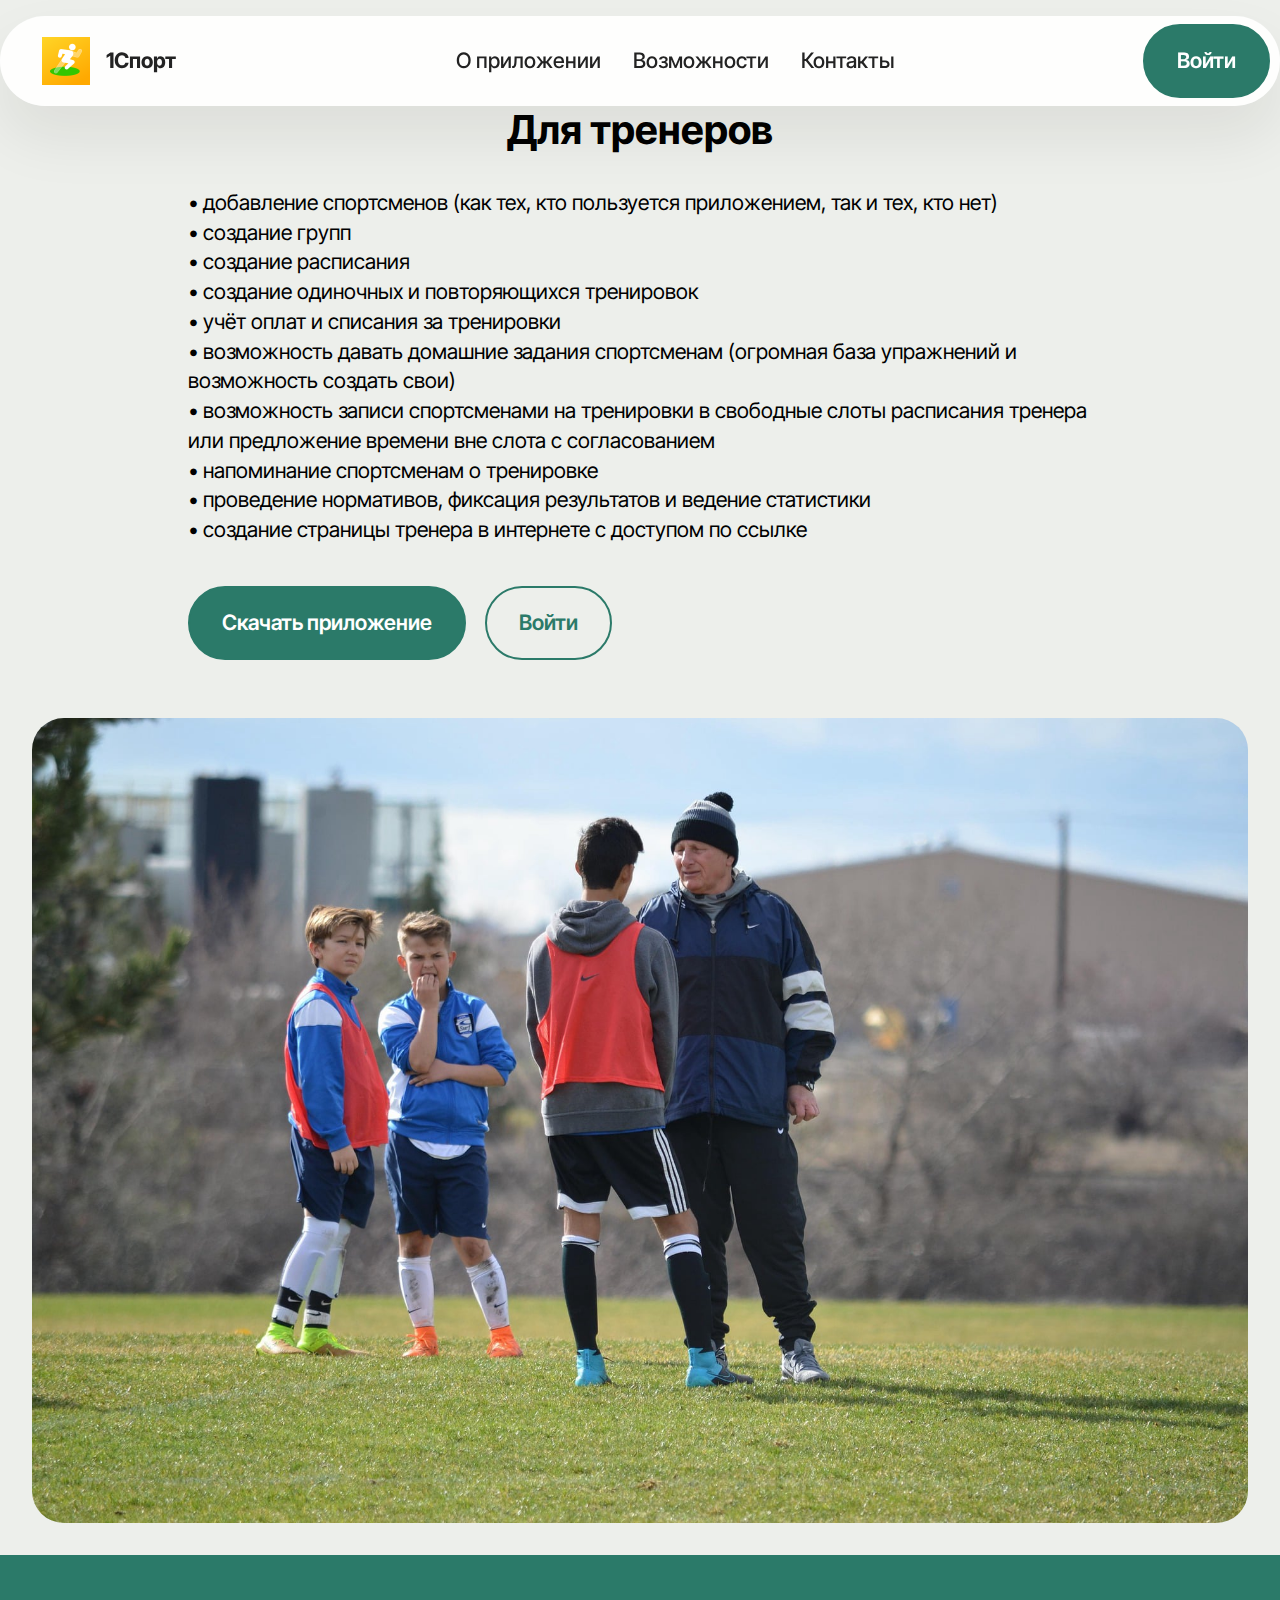
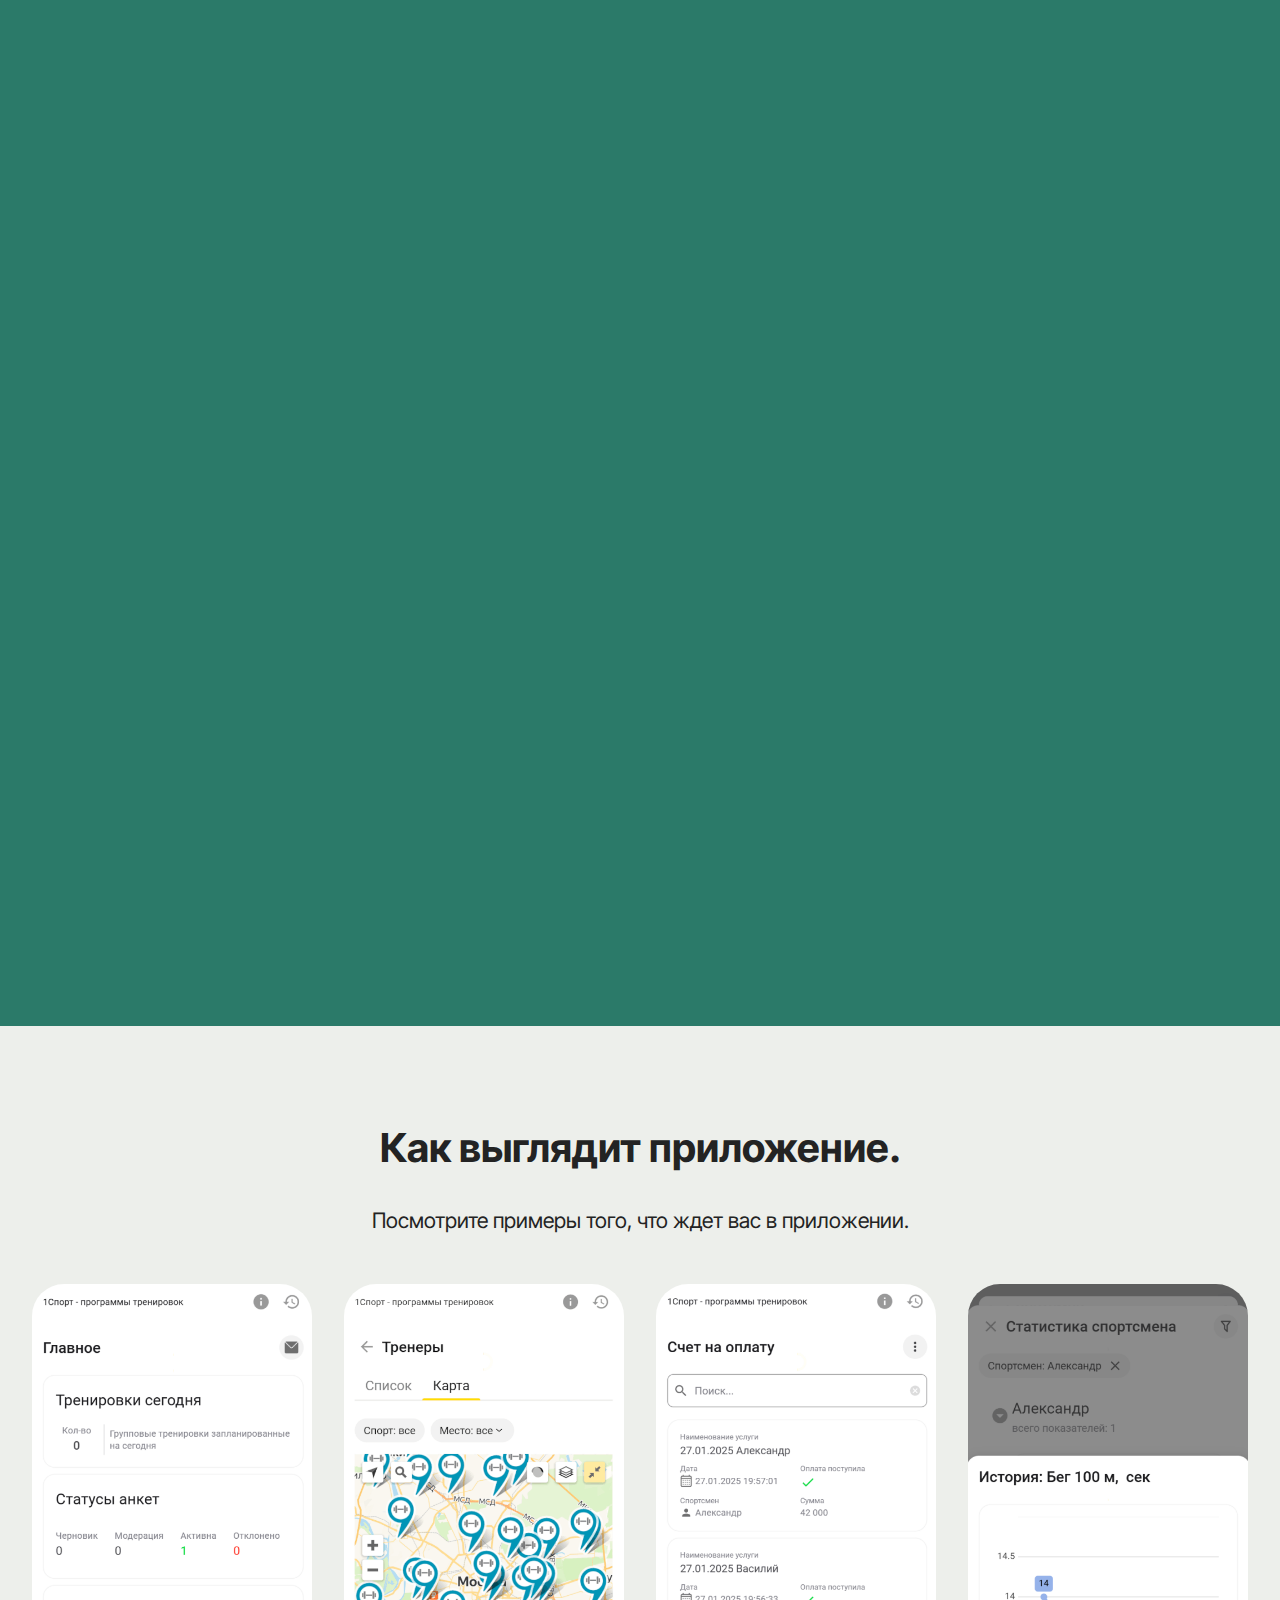
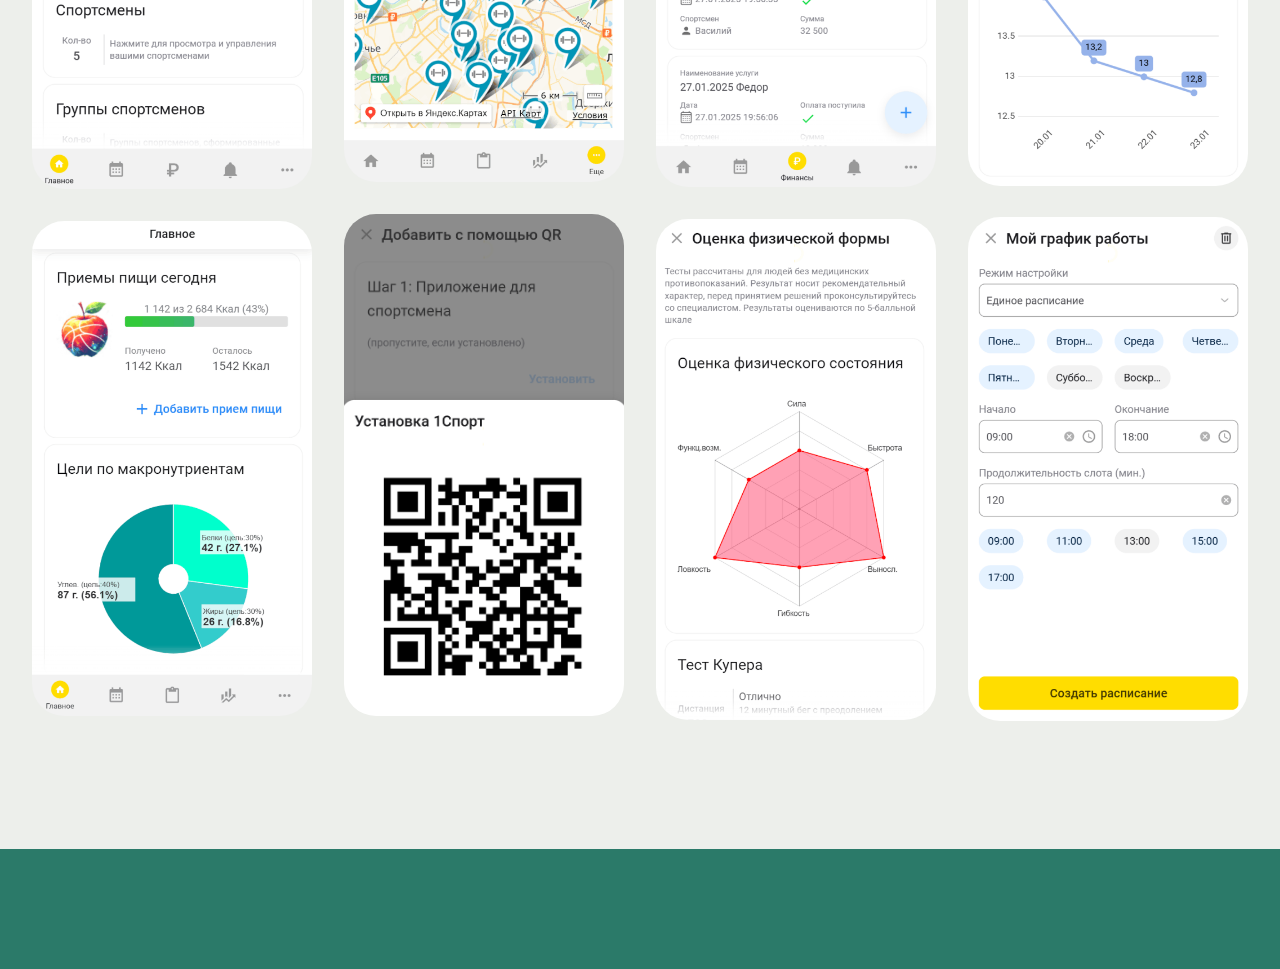
<file: coach.html>
<!DOCTYPE html>
<html  >
<head>
  <meta charset="UTF-8">
  <meta http-equiv="X-UA-Compatible" content="IE=edge">
  <meta name="twitter:card" content="summary_large_image"/>
  <meta name="twitter:image:src" content="assets/images/index-meta.jpg">
  <meta property="og:image" content="assets/images/index-meta.jpg">
  <meta name="twitter:title" content="1Спорт для тренеров">
  <meta name="viewport" content="width=device-width, initial-scale=1, minimum-scale=1">
  <link rel="shortcut icon" href="assets/images/icon-2-1-96x96.png" type="image/x-icon">
  <meta name="description" content="Приложение для взаимодействия тренеров и спортсменов">
  
  
  <title>1Спорт для тренеров</title>
  <link rel="stylesheet" href="assets/web/assets/mobirise-icons2/mobirise2.css">
  <link rel="stylesheet" href="assets/bootstrap/css/bootstrap.min.css">
  <link rel="stylesheet" href="assets/bootstrap/css/bootstrap-grid.min.css">
  <link rel="stylesheet" href="assets/bootstrap/css/bootstrap-reboot.min.css">
  <link rel="stylesheet" href="assets/animatecss/animate.css">
  <link rel="stylesheet" href="assets/dropdown/css/style.css">
  <link rel="stylesheet" href="assets/socicon/css/styles.css">
  <link rel="stylesheet" href="assets/theme/css/style.css">
  <link rel="stylesheet" href="assets/gallery/style.css">
  <link rel="preload" href="https://fonts.googleapis.com/css?family=Inter+Tight:100,200,300,400,500,600,700,800,900,100i,200i,300i,400i,500i,600i,700i,800i,900i&display=swap" as="style" onload="this.onload=null;this.rel='stylesheet'">
  <noscript><link rel="stylesheet" href="https://fonts.googleapis.com/css?family=Inter+Tight:100,200,300,400,500,600,700,800,900,100i,200i,300i,400i,500i,600i,700i,800i,900i&display=swap"></noscript>
  <link rel="preload" as="style" href="assets/mobirise/css/mbr-additional.css?v=8q4pUC"><link rel="stylesheet" href="assets/mobirise/css/mbr-additional.css?v=8q4pUC" type="text/css">

  
  
  
</head>
<body>

	<script>
document.addEventListener('DOMContentLoaded', function() {
  // Селектор для обеих кнопок
  const buttons = document.querySelectorAll(
    'div.mbr-section-btn a.item-btn[href*="install.html"], ' +
    'a.btn-primary[href*="install.html"]'
  );

  if (!buttons.length) {
    console.error('Кнопки не найдены!');
    return;
  }

  function isMobile() {
    return /Android|webOS|iPhone|iPad|iPod|BlackBerry|IEMobile|Opera Mini/i.test(navigator.userAgent);
  }

  // Общая функция обработки клика
  function handleDownloadClick(e) {
    if (!isMobile()) {
      e.preventDefault();
      e.stopPropagation();
      showQR();
      return false;
    }
  }

  // Добавляем обработчики для всех кнопок
  buttons.forEach(btn => {
    btn.addEventListener('click', handleDownloadClick);
  });

  // Функция показа QR-кода
  function showQR() {
    const overlay = document.createElement('div');
    overlay.className = 'qr-overlay';
    
    const qrContainer = document.createElement('div');
    qrContainer.className = 'qr-container';
    qrContainer.innerHTML = `
      <img src="qr.png" alt="QR Code" class="qr-image">
      <div class="qr-hint">Отсканируйте QR-код,<br>чтобы перейти в магазин приложений</div>
    `;
    
    overlay.appendChild(qrContainer);
    document.body.appendChild(overlay);

    // Закрытие по клику вне области
    overlay.addEventListener('click', function(event) {
      if (event.target === overlay) {
        document.body.removeChild(overlay);
      }
    });

    // Закрытие по ESC
    document.addEventListener('keydown', function escClose(e) {
      if (e.key === 'Escape') {
        document.body.removeChild(overlay);
        document.removeEventListener('keydown', escClose);
      }
    });
  }
});
</script>

<style>
.qr-overlay {
  position: fixed;
  top: 0;
  left: 0;
  width: 100%;
  height: 100%;
  background: rgba(0, 0, 0, 0.9);
  display: flex;
  justify-content: center;
  align-items: center;
  z-index: 9999;
  animation: fadeIn 0.3s ease-out;
}

.qr-container {
  background: #fff;
  padding: 25px;
  border-radius: 15px;
  text-align: center;
  box-shadow: 0 10px 30px rgba(0,0,0,0.2);
  max-width: 90%;
}

.qr-image {
  width: 250px;
  height: 250px;
  margin: 0 auto 15px;
  display: block;
}

.qr-hint {
  font-family: Arial, sans-serif;
  color: #333;
  font-size: 16px;
  line-height: 1.4;
}

@keyframes fadeIn {
  from { opacity: 0; }
  to { opacity: 1; }
}

@media (max-width: 480px) {
  .qr-container {
    padding: 15px;
  }
  
  .qr-image {
    width: 200px;
    height: 200px;
  }
}
</style>

	
  
  <section data-bs-version="5.1" class="menu menu2 cid-tJS6tZXiPa" once="menu" id="menu02-0">
	

	<nav class="navbar navbar-dropdown navbar-fixed-top navbar-expand-lg">
		<div class="container">
			<div class="navbar-brand">
				<span class="navbar-logo">
					<a href="index.html">
						<img src="assets/images/icon-2-1-96x96.png" alt="" style="height: 3rem;">
					</a>
				</span>
				<span class="navbar-caption-wrap"><a class="navbar-caption text-black text-primary display-4" href="index.html#header05-1">1Спорт</a></span>
			</div>
			<button class="navbar-toggler" type="button" data-toggle="collapse" data-bs-toggle="collapse" data-target="#navbarSupportedContent" data-bs-target="#navbarSupportedContent" aria-controls="navbarNavAltMarkup" aria-expanded="false" aria-label="Toggle navigation">
				<div class="hamburger">
					<span></span>
					<span></span>
					<span></span>
					<span></span>
				</div>
			</button>
			<div class="collapse navbar-collapse" id="navbarSupportedContent">
				<ul class="navbar-nav nav-dropdown" data-app-modern-menu="true"><li class="nav-item">
						<a class="nav-link link text-black text-primary display-4" href="index.html#header01-7">О приложении</a>
					</li>
					<li class="nav-item">
						<a class="nav-link link text-black text-primary display-4" href="index.html#features04-w" aria-expanded="false">Возможности</a>
					</li>
					<li class="nav-item">
						<a class="nav-link link text-black text-primary display-4" href="index.html#footer03-8">Контакты</a>
					</li></ul>
				
				<div class="navbar-buttons mbr-section-btn"><a class="btn btn-primary display-4" href="https://1sport.ru/app">Войти</a></div>
			</div>
		</div>
	</nav>
</section>

<section data-bs-version="5.1" class="header5 cid-tJS6uM4N87" id="header05-1">
	

	
	
	<div class="topbg"></div>
	<div class="align-center container">
		<div class="row justify-content-center">
			<div class="col-md-12 col-lg-9">
				<h1 class="mbr-section-title mbr-fonts-style mb-4 display-6"><strong>Для тренеров</strong></h1>
				<p class="mbr-text mbr-fonts-style mb-4 display-7">• добавление спортсменов (как тех, кто пользуется приложением, так и тех, кто нет)
					<br>• создание групп
					<br>• создание расписания
					<br>• создание одиночных и повторяющихся тренировок
					<br>• учёт оплат и списания за тренировки
					<br>• возможность давать домашние задания спортсменам (огромная база упражнений и возможность создать свои)
					<br>• возможность записи спортсменами на тренировки в свободные слоты расписания тренера или предложение времени вне слота с согласованием
					<br>• напоминание спортсменам о тренировке
					<br>• проведение нормативов, фиксация результатов и ведение статистики
					<br>• создание страницы тренера в интернете с доступом по ссылке
				</p>
				<div class="mbr-section-btn mt-3"><a class="btn btn-primary display-7" href="https://1sport.ru/assets/install.html">Скачать приложение</a> <a class="btn btn-primary-outline display-7" href="https://1sport.ru/app">Войти</a></div>
			</div>
		</div>
		<div class="row mt-5 justify-content-center">
			<div class="col-12 col-lg-12">
				<img src="assets/images/mbr-1920x1272.jpg" alt="" title="">
			</div>
		</div>
	</div>
</section>

<section data-bs-version="5.1" class="features4 cid-tMlEXTHLbS" id="features04-w">
	
	
	<div class="container">
		<div class="row justify-content-center">
			<div class="col-12 content-head">
				<div class="mbr-section-head mb-5">
					<h4 class="mbr-section-title mbr-fonts-style align-center mb-0 display-6"><strong>Для чего это тренеру?</strong></h4>
					<h5 class="mbr-section-subtitle mbr-fonts-style align-center mb-0 mt-4 display-7">1Спорт автоматизирует тренировки, упрощает подбор заданий и помогает анализировать прогресс спортсменов для достижения лучших результатов.</h5>
					<div class="mbr-section-btn align-center item-footer mb-0 mt-4"><a href="https://1sport.ru/assets/install.html" class="btn item-btn btn-black-outline display-7 animate__animated animate__delay-1s animate__fadeIn">Скачать приложение</a></div>
				</div>
			</div>
		</div>
		<div class="row">
			<div class="item features-image col-12 col-md-6 col-lg-4">
				<div class="item-wrapper">
					<div class="item-img">
						<img src="assets/images/mbr-704x469.jpg" alt="">
					</div>
					<div class="item-content">
						<h5 class="item-title mbr-fonts-style display-5"><strong>Автоматизация тренировок</strong></h5>
						
						<p class="mbr-text mbr-fonts-style display-7">
							экономит время тренера на создании расписаний, учете тренировок и оплат.</p>
						
					</div>

				</div>
			</div>
			<div class="item features-image col-12 col-md-6 col-lg-4">
				<div class="item-wrapper">
					<div class="item-img">
						<img src="assets/images/mbr-1-704x469.jpg" alt="">
					</div>
					<div class="item-content">
						<h5 class="item-title mbr-fonts-style display-5"><strong>База упражнений</strong></h5>
						
						<p class="mbr-text mbr-fonts-style display-7">
							помогает легко подбирать задания для спортсменов и создавать индивидуальные планы.</p>
						
					</div>
				</div>
			</div>
			<div class="item features-image col-12 col-md-6 col-lg-4">
				<div class="item-wrapper">
					<div class="item-img">
						<img src="assets/images/mbr-704x471.jpg" alt="">
					</div>
					<div class="item-content">
						<h5 class="item-title mbr-fonts-style display-5"><strong>Учет результатов и статистики</strong></h5>
						
						<p class="mbr-text mbr-fonts-style display-7">
							позволяет анализировать прогресс спортсменов и улучшать их результаты.<br>
						</p>
						
					</div>
				</div>
			</div>
		</div>
	</div>
</section>

<section data-bs-version="5.1" class="gallery1 mbr-gallery cid-tMlDYtQ5fF" id="gallery02-v">
    

    
    

    <div class="container-fluid">
        <div class="row justify-content-center">
            <div class="col-12 content-head">
                <div class="mbr-section-head mb-5">
                    <h3 class="mbr-section-title mbr-fonts-style align-center m-0 display-6"><strong>Как выглядит приложение.</strong></h3>
                    <h4 class="mbr-section-subtitle mbr-fonts-style align-center mb-0 mt-4 display-7">Посмотрите примеры того, что ждет вас в приложении.</h4>
                </div>
            </div>
        </div>
        <div class="row mbr-gallery mbr-masonry" data-masonry="{&quot;percentPosition&quot;: true }">
            <div class="col-12 col-md-6 col-lg-3 item gallery-image active">
                <div class="item-wrapper" data-toggle="modal" data-bs-toggle="modal" data-target="#uB5C6fjbb8-modal" data-bs-target="#uB5C6fjbb8-modal">
                    <img class="w-100" src="assets/images/-2025-01-27-195913-497x896.png" alt="" data-slide-to="0" data-bs-slide-to="0" data-target="#lb-uB5C6fjbb8" data-bs-target="#lb-uB5C6fjbb8">
                    <div class="icon-wrapper">
                        <span class="mobi-mbri mobi-mbri-search mbr-iconfont mbr-iconfont-btn"></span>
                    </div>
                </div>
                
            </div><div class="col-12 col-md-6 col-lg-3 item gallery-image">
                <div class="item-wrapper" data-toggle="modal" data-bs-toggle="modal" data-target="#uB5C6fjbb8-modal" data-bs-target="#uB5C6fjbb8-modal">
                    <img class="w-100" src="assets/images/9-504x896.png" alt="" data-slide-to="1" data-bs-slide-to="1" data-target="#lb-uB5C6fjbb8" data-bs-target="#lb-uB5C6fjbb8">
                    <div class="icon-wrapper">
                        <span class="mobi-mbri mobi-mbri-search mbr-iconfont mbr-iconfont-btn"></span>
                    </div>
                </div>
                
            </div>
            
            <div class="col-12 col-md-6 col-lg-3 item gallery-image">
                <div class="item-wrapper" data-toggle="modal" data-bs-toggle="modal" data-target="#uB5C6fjbb8-modal" data-bs-target="#uB5C6fjbb8-modal">
                    <img class="w-100" src="assets/images/-2025-01-27-195941-497x893.png" alt="" data-slide-to="2" data-bs-slide-to="2" data-target="#lb-uB5C6fjbb8" data-bs-target="#lb-uB5C6fjbb8">
                    <div class="icon-wrapper">
                        <span class="mobi-mbri mobi-mbri-search mbr-iconfont mbr-iconfont-btn"></span>
                    </div>
                </div>
                
            </div><div class="col-12 col-md-6 col-lg-3 item gallery-image">
                <div class="item-wrapper" data-toggle="modal" data-bs-toggle="modal" data-target="#uB5C6fjbb8-modal" data-bs-target="#uB5C6fjbb8-modal">
                    <img class="w-100" src="assets/images/-2025-01-27-200345-497x890.png" alt="" data-slide-to="3" data-bs-slide-to="3" data-target="#lb-uB5C6fjbb8" data-bs-target="#lb-uB5C6fjbb8">
                    <div class="icon-wrapper">
                        <span class="mobi-mbri mobi-mbri-search mbr-iconfont mbr-iconfont-btn"></span>
                    </div>
                </div>
                
            </div><div class="col-12 col-md-6 col-lg-3 item gallery-image">
                <div class="item-wrapper" data-toggle="modal" data-bs-toggle="modal" data-target="#uB5C6fjbb8-modal" data-bs-target="#uB5C6fjbb8-modal">
                    <img class="w-100" src="assets/images/-2025-01-27-200712-629x1128.png" alt="" data-slide-to="4" data-bs-slide-to="4" data-target="#lb-uB5C6fjbb8" data-bs-target="#lb-uB5C6fjbb8">
                    <div class="icon-wrapper">
                        <span class="mobi-mbri mobi-mbri-search mbr-iconfont mbr-iconfont-btn"></span>
                    </div>
                </div>
                
            </div><div class="col-12 col-md-6 col-lg-3 item gallery-image">
                <div class="item-wrapper" data-toggle="modal" data-bs-toggle="modal" data-target="#uB5C6fjbb8-modal" data-bs-target="#uB5C6fjbb8-modal">
                    <img class="w-100" src="assets/images/-2025-01-27-200026-497x894.png" alt="" data-slide-to="5" data-bs-slide-to="5" data-target="#lb-uB5C6fjbb8" data-bs-target="#lb-uB5C6fjbb8">
                    <div class="icon-wrapper">
                        <span class="mobi-mbri mobi-mbri-search mbr-iconfont mbr-iconfont-btn"></span>
                    </div>
                </div>
                
            </div><div class="col-12 col-md-6 col-lg-3 item gallery-image">
                <div class="item-wrapper" data-toggle="modal" data-bs-toggle="modal" data-target="#uB5C6fjbb8-modal" data-bs-target="#uB5C6fjbb8-modal">
                    <img class="w-100" src="assets/images/10-1-504x896.png" alt="" data-slide-to="6" data-bs-slide-to="6" data-target="#lb-uB5C6fjbb8" data-bs-target="#lb-uB5C6fjbb8">
                    <div class="icon-wrapper">
                        <span class="mobi-mbri mobi-mbri-search mbr-iconfont mbr-iconfont-btn"></span>
                    </div>
                </div>
                
            </div><div class="col-12 col-md-6 col-lg-3 item gallery-image">
                <div class="item-wrapper" data-toggle="modal" data-bs-toggle="modal" data-target="#uB5C6fjbb8-modal" data-bs-target="#uB5C6fjbb8-modal">
                    <img class="w-100" src="assets/images/2-1-504x896.png" alt="" data-slide-to="7" data-bs-slide-to="7" data-target="#lb-uB5C6fjbb8" data-bs-target="#lb-uB5C6fjbb8">
                    <div class="icon-wrapper">
                        <span class="mobi-mbri mobi-mbri-search mbr-iconfont mbr-iconfont-btn"></span>
                    </div>
                </div>
                
            </div>
            
            
            
            
        </div>

        <div class="modal mbr-slider" tabindex="-1" role="dialog" aria-hidden="true" id="uB5C6fjbb8-modal">
            <div class="modal-dialog" role="document">
                <div class="modal-content">
                    <div class="modal-body">
                        <div class="carousel slide" id="lb-uB5C6fjbb8" data-interval="5000" data-bs-interval="5000">
                            <div class="carousel-inner">
                                <div class="carousel-item active">
                                    <img class="d-block w-100" src="assets/images/-2025-01-27-195913-497x896.png" alt="">
                                </div><div class="carousel-item">
                                    <img class="d-block w-100" src="assets/images/9-504x896.png" alt="">
                                </div>
                                
                                <div class="carousel-item">
                                    <img class="d-block w-100" src="assets/images/-2025-01-27-195941-497x893.png" alt="">
                                </div><div class="carousel-item">
                                    <img class="d-block w-100" src="assets/images/-2025-01-27-200345-497x890.png" alt="">
                                </div><div class="carousel-item">
                                    <img class="d-block w-100" src="assets/images/-2025-01-27-200712-629x1128.png" alt="">
                                </div><div class="carousel-item">
                                    <img class="d-block w-100" src="assets/images/-2025-01-27-200026-497x894.png" alt="">
                                </div><div class="carousel-item">
                                    <img class="d-block w-100" src="assets/images/10-1-504x896.png" alt="">
                                </div><div class="carousel-item">
                                    <img class="d-block w-100" src="assets/images/2-1-504x896.png" alt="">
                                </div>
                                
                                
                                
                                
                            </div>
                            <ol class="carousel-indicators">
                                <li data-slide-to="0" data-bs-slide-to="0" class="active" data-target="#lb-uB5C6fjbb8" data-bs-target="#lb-uB5C6fjbb8"></li>
                                <li data-slide-to="1" data-bs-slide-to="1" data-target="#lb-uB5C6fjbb8" data-bs-target="#lb-uB5C6fjbb8"></li>
                                <li data-slide-to="2" data-bs-slide-to="2" data-target="#lb-uB5C6fjbb8" data-bs-target="#lb-uB5C6fjbb8"></li><li data-slide-to="3" data-bs-slide-to="3" data-target="#lb-uB5C6fjbb8" data-bs-target="#lb-uB5C6fjbb8"></li><li data-slide-to="4" data-bs-slide-to="4" data-target="#lb-uB5C6fjbb8" data-bs-target="#lb-uB5C6fjbb8"></li><li data-slide-to="5" data-bs-slide-to="5" data-target="#lb-uB5C6fjbb8" data-bs-target="#lb-uB5C6fjbb8"></li><li data-slide-to="6" data-bs-slide-to="6" data-target="#lb-uB5C6fjbb8" data-bs-target="#lb-uB5C6fjbb8"></li><li data-slide-to="7" data-bs-slide-to="7" data-target="#lb-uB5C6fjbb8" data-bs-target="#lb-uB5C6fjbb8"></li>
                                
                                
                                
                                
                            </ol>
                            <a role="button" href="" class="close" data-dismiss="modal" data-bs-dismiss="modal" aria-label="Close">
                            </a>
                            <a class="carousel-control-prev carousel-control" role="button" data-slide="prev" data-bs-slide="prev" href="#lb-uB5C6fjbb8">
                                <span class="mobi-mbri mobi-mbri-arrow-prev" aria-hidden="true"></span>
                                <span class="sr-only visually-hidden">Previous</span>
                            </a>
                            <a class="carousel-control-next carousel-control" role="button" data-slide="next" data-bs-slide="next" href="#lb-uB5C6fjbb8">
                                <span class="mobi-mbri mobi-mbri-arrow-next" aria-hidden="true"></span>
                                <span class="sr-only visually-hidden">Next</span>
                            </a>
                        </div>
                    </div>
                </div>
            </div>
        </div>
    </div>
</section>

<section data-bs-version="5.1" class="footer1 programm5 cid-tJS9NNcTLZ" once="footers" id="footer03-8">

        

    

    <div class="container">
        <div class="row">

            

            <div class="col-12">
                <div class="social-row">
                    <div class="soc-item">
                        <a href="https://vk.com/1sportru" target="_blank">
                            <span class="mbr-iconfont display-7 socicon-vkontakte socicon"></span>
                        </a>
                    </div>
                    <div class="soc-item">
                        <a href="https://t.me/app1sport" target="_blank">
                            <span class="mbr-iconfont socicon-telegram socicon"></span>
                        </a>
                    </div>
                    
                    
                    
                </div>
            </div>
            
        </div>
    </div>
</section>
<script src="assets/bootstrap/js/bootstrap.bundle.min.js"></script>
<script src="assets/smoothscroll/smooth-scroll.js"></script>  <script src="assets/ytplayer/index.js"></script>
<script src="assets/dropdown/js/navbar-dropdown.js"></script>  <script src="assets/masonry/masonry.pkgd.min.js"></script>
<script src="assets/imagesloaded/imagesloaded.pkgd.min.js"></script>  <script src="assets/theme/js/script.js"></script>
<script src="assets/gallery/player.min.js"></script>  <script src="assets/gallery/script.js"></script>  
  
  
  <input name="animation" type="hidden">
  </body>
</html>
</file>
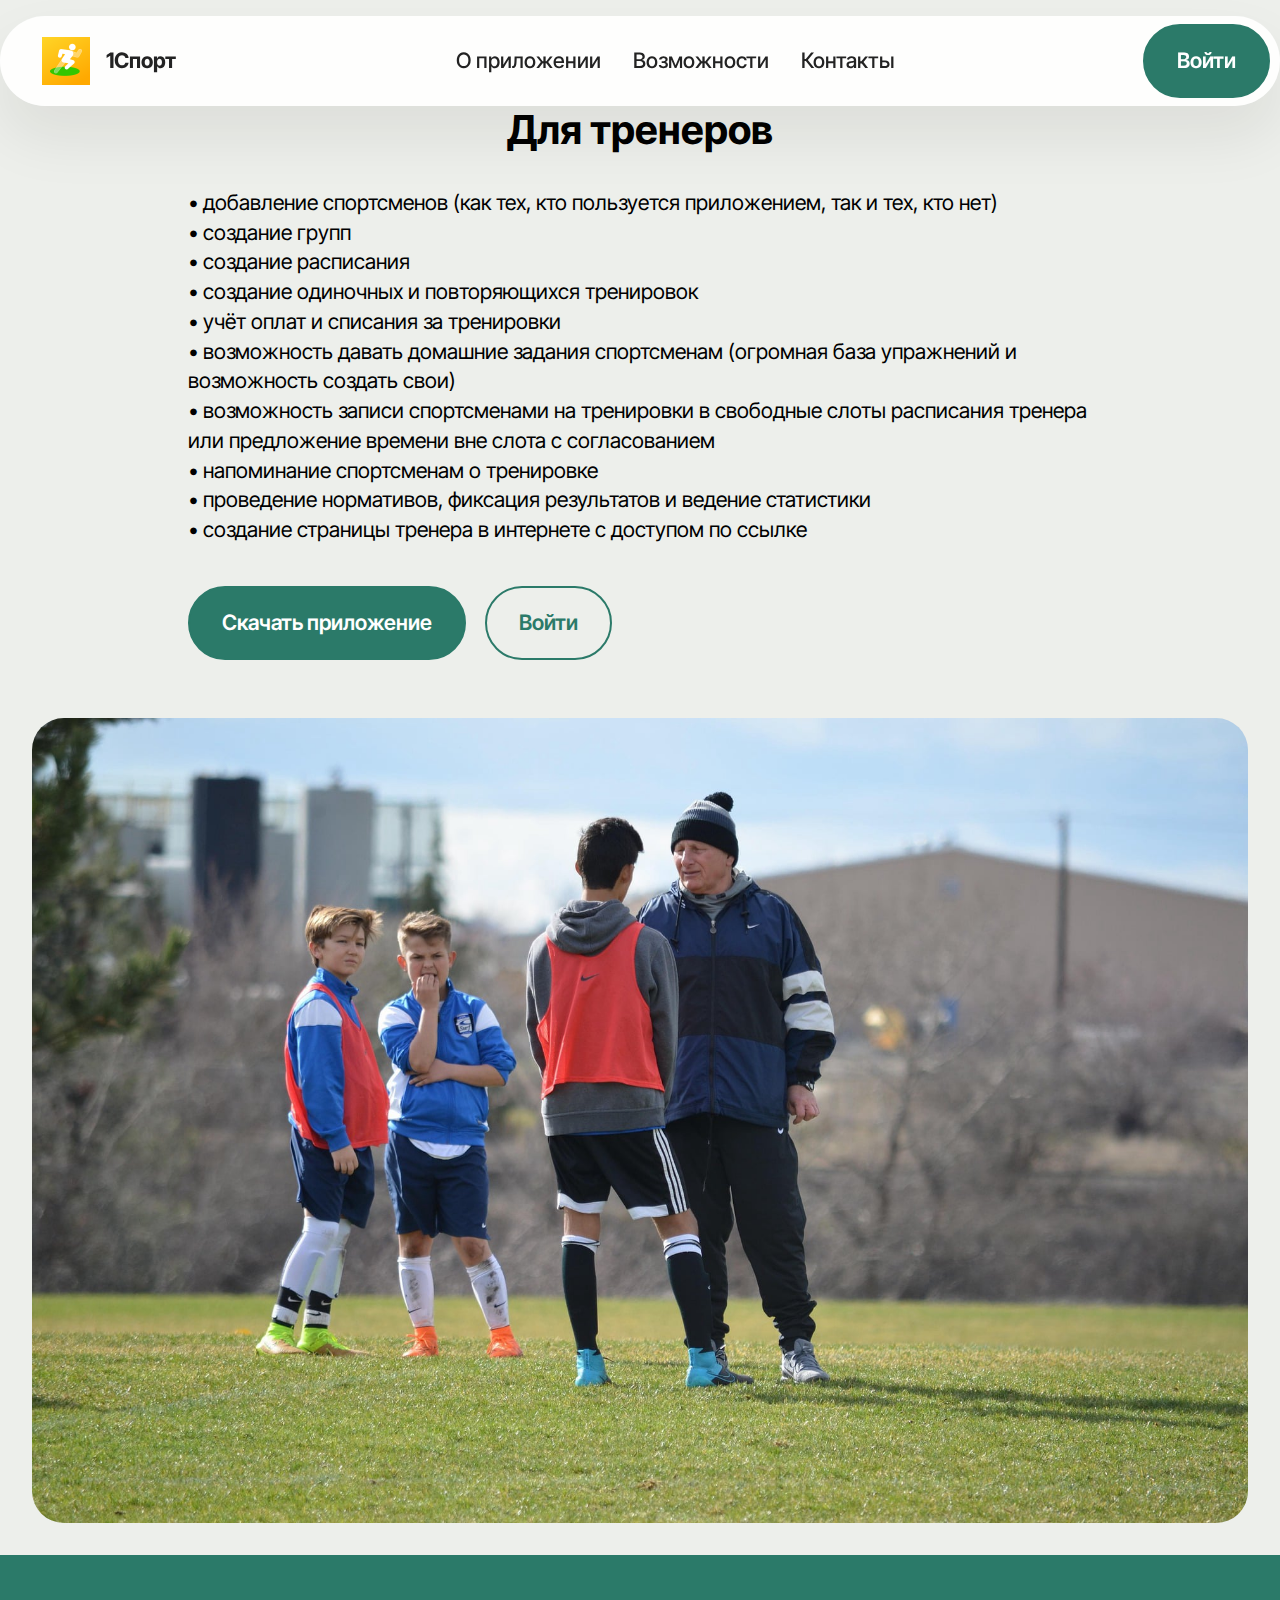
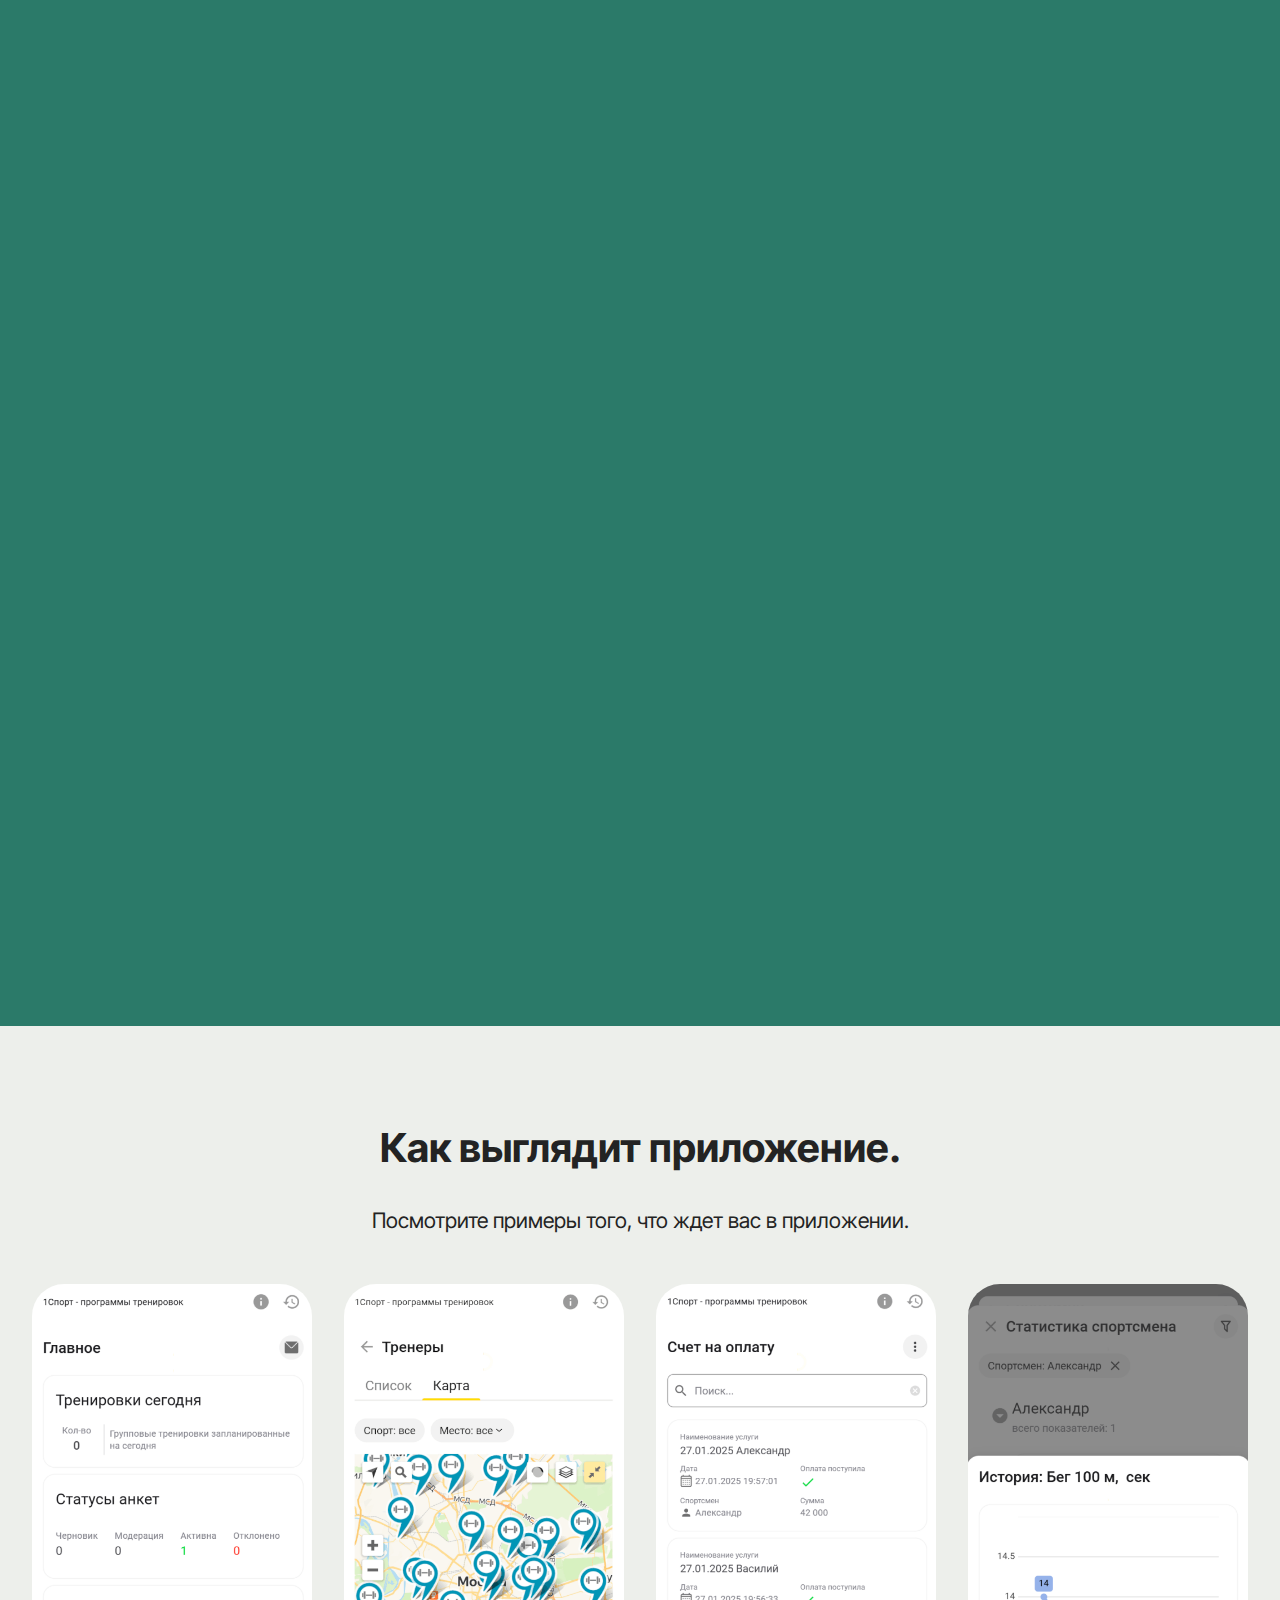
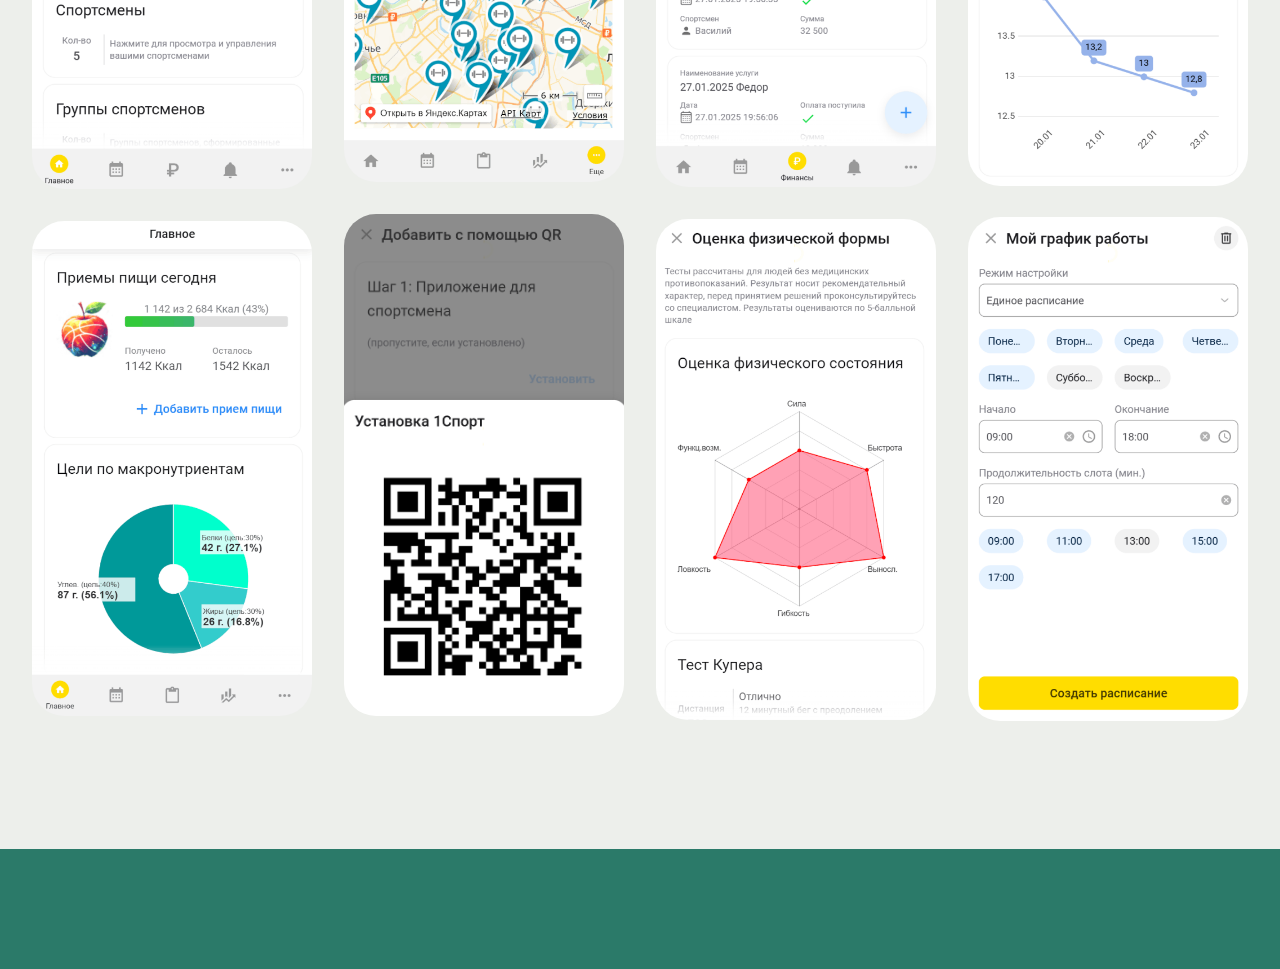
<file: assets/coach.html>
<!DOCTYPE html>
<html  >
<head>
  <meta charset="UTF-8">
  <meta http-equiv="X-UA-Compatible" content="IE=edge">
  <meta name="twitter:card" content="summary_large_image"/>
  <meta name="twitter:image:src" content="assets/images/index-meta.jpg">
  <meta property="og:image" content="assets/images/index-meta.jpg">
  <meta name="twitter:title" content="1Спорт для тренеров">
  <meta name="viewport" content="width=device-width, initial-scale=1, minimum-scale=1">
  <link rel="shortcut icon" href="assets/images/icon-2-1-96x96.png" type="image/x-icon">
  <meta name="description" content="Приложение для взаимодействия тренеров и спортсменов">
  
  
  <title>1Спорт для тренеров</title>
  <link rel="stylesheet" href="assets/web/assets/mobirise-icons2/mobirise2.css">
  <link rel="stylesheet" href="assets/bootstrap/css/bootstrap.min.css">
  <link rel="stylesheet" href="assets/bootstrap/css/bootstrap-grid.min.css">
  <link rel="stylesheet" href="assets/bootstrap/css/bootstrap-reboot.min.css">
  <link rel="stylesheet" href="assets/animatecss/animate.css">
  <link rel="stylesheet" href="assets/dropdown/css/style.css">
  <link rel="stylesheet" href="assets/socicon/css/styles.css">
  <link rel="stylesheet" href="assets/theme/css/style.css">
  <link rel="stylesheet" href="assets/gallery/style.css">
  <link rel="preload" href="https://fonts.googleapis.com/css?family=Inter+Tight:100,200,300,400,500,600,700,800,900,100i,200i,300i,400i,500i,600i,700i,800i,900i&display=swap" as="style" onload="this.onload=null;this.rel='stylesheet'">
  <noscript><link rel="stylesheet" href="https://fonts.googleapis.com/css?family=Inter+Tight:100,200,300,400,500,600,700,800,900,100i,200i,300i,400i,500i,600i,700i,800i,900i&display=swap"></noscript>
  <link rel="preload" as="style" href="assets/mobirise/css/mbr-additional.css?v=8q4pUC"><link rel="stylesheet" href="assets/mobirise/css/mbr-additional.css?v=8q4pUC" type="text/css">

  
    <!-- Yandex.Metrika counter -->
    <script type="text/javascript" >
        (function(m,e,t,r,i,k,a){m[i]=m[i]||function(){(m[i].a=m[i].a||[]).push(arguments)};
            m[i].l=1*new Date();
            for (var j = 0; j < document.scripts.length; j++) {if (document.scripts[j].src === r) { return; }}
            k=e.createElement(t),a=e.getElementsByTagName(t)[0],k.async=1,k.src=r,a.parentNode.insertBefore(k,a)})
        (window, document, "script", "https://mc.yandex.ru/metrika/tag.js", "ym");

        ym(91530578, "init", {
            clickmap:true,
            trackLinks:true,
            accurateTrackBounce:true,
            webvisor:true
        });
    </script>
    <noscript><div><img src="https://mc.yandex.ru/watch/91530578" style="position:absolute; left:-9999px;" alt="" /></div></noscript>
    <!-- /Yandex.Metrika counter -->
  
</head>
<body>

	<script>
document.addEventListener('DOMContentLoaded', function() {
  // Селектор для обеих кнопок
  const buttons = document.querySelectorAll(
    'div.mbr-section-btn a.item-btn[href*="install.html"], ' +
    'a.btn-primary[href*="install.html"]'
  );

  if (!buttons.length) {
    console.error('Кнопки не найдены!');
    return;
  }

  function isMobile() {
    return /Android|webOS|iPhone|iPad|iPod|BlackBerry|IEMobile|Opera Mini/i.test(navigator.userAgent);
  }

  // Общая функция обработки клика
  function handleDownloadClick(e) {
    if (!isMobile()) {
      e.preventDefault();
      e.stopPropagation();
      showQR();
      return false;
    }
  }

  // Добавляем обработчики для всех кнопок
  buttons.forEach(btn => {
    btn.addEventListener('click', handleDownloadClick);
  });

  // Функция показа QR-кода
  function showQR() {
    const overlay = document.createElement('div');
    overlay.className = 'qr-overlay';
    
    const qrContainer = document.createElement('div');
    qrContainer.className = 'qr-container';
    qrContainer.innerHTML = `
      <img src="qr.png" alt="QR Code" class="qr-image">
      <div class="qr-hint">Отсканируйте QR-код,<br>чтобы перейти в магазин приложений</div>
    `;
    
    overlay.appendChild(qrContainer);
    document.body.appendChild(overlay);

    // Закрытие по клику вне области
    overlay.addEventListener('click', function(event) {
      if (event.target === overlay) {
        document.body.removeChild(overlay);
      }
    });

    // Закрытие по ESC
    document.addEventListener('keydown', function escClose(e) {
      if (e.key === 'Escape') {
        document.body.removeChild(overlay);
        document.removeEventListener('keydown', escClose);
      }
    });
  }
});
</script>

<style>
.qr-overlay {
  position: fixed;
  top: 0;
  left: 0;
  width: 100%;
  height: 100%;
  background: rgba(0, 0, 0, 0.9);
  display: flex;
  justify-content: center;
  align-items: center;
  z-index: 9999;
  animation: fadeIn 0.3s ease-out;
}

.qr-container {
  background: #fff;
  padding: 25px;
  border-radius: 15px;
  text-align: center;
  box-shadow: 0 10px 30px rgba(0,0,0,0.2);
  max-width: 90%;
}

.qr-image {
  width: 250px;
  height: 250px;
  margin: 0 auto 15px;
  display: block;
}

.qr-hint {
  font-family: Arial, sans-serif;
  color: #333;
  font-size: 16px;
  line-height: 1.4;
}

@keyframes fadeIn {
  from { opacity: 0; }
  to { opacity: 1; }
}

@media (max-width: 480px) {
  .qr-container {
    padding: 15px;
  }
  
  .qr-image {
    width: 200px;
    height: 200px;
  }
}
</style>

	
  
  <section data-bs-version="5.1" class="menu menu2 cid-tJS6tZXiPa" once="menu" id="menu02-0">
	

	<nav class="navbar navbar-dropdown navbar-fixed-top navbar-expand-lg">
		<div class="container">
			<div class="navbar-brand">
				<span class="navbar-logo">
					<a href="index.html">
						<img src="assets/images/icon-2-1-96x96.png" alt="" style="height: 3rem;">
					</a>
				</span>
				<span class="navbar-caption-wrap"><a class="navbar-caption text-black text-primary display-4" href="index.html#header05-1">1Спорт</a></span>
			</div>
			<button class="navbar-toggler" type="button" data-toggle="collapse" data-bs-toggle="collapse" data-target="#navbarSupportedContent" data-bs-target="#navbarSupportedContent" aria-controls="navbarNavAltMarkup" aria-expanded="false" aria-label="Toggle navigation">
				<div class="hamburger">
					<span></span>
					<span></span>
					<span></span>
					<span></span>
				</div>
			</button>
			<div class="collapse navbar-collapse" id="navbarSupportedContent">
				<ul class="navbar-nav nav-dropdown" data-app-modern-menu="true"><li class="nav-item">
						<a class="nav-link link text-black text-primary display-4" href="index.html#header01-7">О приложении</a>
					</li>
					<li class="nav-item">
						<a class="nav-link link text-black text-primary display-4" href="index.html#features04-w" aria-expanded="false">Возможности</a>
					</li>
					<li class="nav-item">
						<a class="nav-link link text-black text-primary display-4" href="index.html#footer03-8">Контакты</a>
					</li></ul>
				
				<div class="navbar-buttons mbr-section-btn"><a class="btn btn-primary display-4" href="https://1sport.ru/app">Войти</a></div>
			</div>
		</div>
	</nav>
</section>

<section data-bs-version="5.1" class="header5 cid-tJS6uM4N87" id="header05-1">
	

	
	
	<div class="topbg"></div>
	<div class="align-center container">
		<div class="row justify-content-center">
			<div class="col-md-12 col-lg-9">
				<h1 class="mbr-section-title mbr-fonts-style mb-4 display-6"><strong>Для тренеров</strong></h1>
				<p class="mbr-text mbr-fonts-style mb-4 display-7">• добавление спортсменов (как тех, кто пользуется приложением, так и тех, кто нет)
					<br>• создание групп
					<br>• создание расписания
					<br>• создание одиночных и повторяющихся тренировок
					<br>• учёт оплат и списания за тренировки
					<br>• возможность давать домашние задания спортсменам (огромная база упражнений и возможность создать свои)
					<br>• возможность записи спортсменами на тренировки в свободные слоты расписания тренера или предложение времени вне слота с согласованием
					<br>• напоминание спортсменам о тренировке
					<br>• проведение нормативов, фиксация результатов и ведение статистики
					<br>• создание страницы тренера в интернете с доступом по ссылке
				</p>
				<div class="mbr-section-btn mt-3"><a class="btn btn-primary display-7" href="https://1sport.ru/assets/install.html">Скачать приложение</a> <a class="btn btn-primary-outline display-7" href="https://1sport.ru/app">Войти</a></div>
			</div>
		</div>
		<div class="row mt-5 justify-content-center">
			<div class="col-12 col-lg-12">
				<img src="assets/images/mbr-1920x1272.jpg" alt="" title="">
			</div>
		</div>
	</div>
</section>

<section data-bs-version="5.1" class="features4 cid-tMlEXTHLbS" id="features04-w">
	
	
	<div class="container">
		<div class="row justify-content-center">
			<div class="col-12 content-head">
				<div class="mbr-section-head mb-5">
					<h4 class="mbr-section-title mbr-fonts-style align-center mb-0 display-6"><strong>Для чего это тренеру?</strong></h4>
					<h5 class="mbr-section-subtitle mbr-fonts-style align-center mb-0 mt-4 display-7">1Спорт автоматизирует тренировки, упрощает подбор заданий и помогает анализировать прогресс спортсменов для достижения лучших результатов.</h5>
					<div class="mbr-section-btn align-center item-footer mb-0 mt-4"><a href="https://1sport.ru/assets/install.html" class="btn item-btn btn-black-outline display-7 animate__animated animate__delay-1s animate__fadeIn">Скачать приложение</a></div>
				</div>
			</div>
		</div>
		<div class="row">
			<div class="item features-image col-12 col-md-6 col-lg-4">
				<div class="item-wrapper">
					<div class="item-img">
						<img src="assets/images/mbr-704x469.jpg" alt="">
					</div>
					<div class="item-content">
						<h5 class="item-title mbr-fonts-style display-5"><strong>Автоматизация тренировок</strong></h5>
						
						<p class="mbr-text mbr-fonts-style display-7">
							экономит время тренера на создании расписаний, учете тренировок и оплат.</p>
						
					</div>

				</div>
			</div>
			<div class="item features-image col-12 col-md-6 col-lg-4">
				<div class="item-wrapper">
					<div class="item-img">
						<img src="assets/images/mbr-1-704x469.jpg" alt="">
					</div>
					<div class="item-content">
						<h5 class="item-title mbr-fonts-style display-5"><strong>База упражнений</strong></h5>
						
						<p class="mbr-text mbr-fonts-style display-7">
							помогает легко подбирать задания для спортсменов и создавать индивидуальные планы.</p>
						
					</div>
				</div>
			</div>
			<div class="item features-image col-12 col-md-6 col-lg-4">
				<div class="item-wrapper">
					<div class="item-img">
						<img src="assets/images/mbr-704x471.jpg" alt="">
					</div>
					<div class="item-content">
						<h5 class="item-title mbr-fonts-style display-5"><strong>Учет результатов и статистики</strong></h5>
						
						<p class="mbr-text mbr-fonts-style display-7">
							позволяет анализировать прогресс спортсменов и улучшать их результаты.<br>
						</p>
						
					</div>
				</div>
			</div>
		</div>
	</div>
</section>

<section data-bs-version="5.1" class="gallery1 mbr-gallery cid-tMlDYtQ5fF" id="gallery02-v">
    

    
    

    <div class="container-fluid">
        <div class="row justify-content-center">
            <div class="col-12 content-head">
                <div class="mbr-section-head mb-5">
                    <h3 class="mbr-section-title mbr-fonts-style align-center m-0 display-6"><strong>Как выглядит приложение.</strong></h3>
                    <h4 class="mbr-section-subtitle mbr-fonts-style align-center mb-0 mt-4 display-7">Посмотрите примеры того, что ждет вас в приложении.</h4>
                </div>
            </div>
        </div>
        <div class="row mbr-gallery mbr-masonry" data-masonry="{&quot;percentPosition&quot;: true }">
            <div class="col-12 col-md-6 col-lg-3 item gallery-image active">
                <div class="item-wrapper" data-toggle="modal" data-bs-toggle="modal" data-target="#uB5C6fjbb8-modal" data-bs-target="#uB5C6fjbb8-modal">
                    <img class="w-100" src="assets/images/-2025-01-27-195913-497x896.png" alt="" data-slide-to="0" data-bs-slide-to="0" data-target="#lb-uB5C6fjbb8" data-bs-target="#lb-uB5C6fjbb8">
                    <div class="icon-wrapper">
                        <span class="mobi-mbri mobi-mbri-search mbr-iconfont mbr-iconfont-btn"></span>
                    </div>
                </div>
                
            </div><div class="col-12 col-md-6 col-lg-3 item gallery-image">
                <div class="item-wrapper" data-toggle="modal" data-bs-toggle="modal" data-target="#uB5C6fjbb8-modal" data-bs-target="#uB5C6fjbb8-modal">
                    <img class="w-100" src="assets/images/9-504x896.png" alt="" data-slide-to="1" data-bs-slide-to="1" data-target="#lb-uB5C6fjbb8" data-bs-target="#lb-uB5C6fjbb8">
                    <div class="icon-wrapper">
                        <span class="mobi-mbri mobi-mbri-search mbr-iconfont mbr-iconfont-btn"></span>
                    </div>
                </div>
                
            </div>
            
            <div class="col-12 col-md-6 col-lg-3 item gallery-image">
                <div class="item-wrapper" data-toggle="modal" data-bs-toggle="modal" data-target="#uB5C6fjbb8-modal" data-bs-target="#uB5C6fjbb8-modal">
                    <img class="w-100" src="assets/images/-2025-01-27-195941-497x893.png" alt="" data-slide-to="2" data-bs-slide-to="2" data-target="#lb-uB5C6fjbb8" data-bs-target="#lb-uB5C6fjbb8">
                    <div class="icon-wrapper">
                        <span class="mobi-mbri mobi-mbri-search mbr-iconfont mbr-iconfont-btn"></span>
                    </div>
                </div>
                
            </div><div class="col-12 col-md-6 col-lg-3 item gallery-image">
                <div class="item-wrapper" data-toggle="modal" data-bs-toggle="modal" data-target="#uB5C6fjbb8-modal" data-bs-target="#uB5C6fjbb8-modal">
                    <img class="w-100" src="assets/images/-2025-01-27-200345-497x890.png" alt="" data-slide-to="3" data-bs-slide-to="3" data-target="#lb-uB5C6fjbb8" data-bs-target="#lb-uB5C6fjbb8">
                    <div class="icon-wrapper">
                        <span class="mobi-mbri mobi-mbri-search mbr-iconfont mbr-iconfont-btn"></span>
                    </div>
                </div>
                
            </div><div class="col-12 col-md-6 col-lg-3 item gallery-image">
                <div class="item-wrapper" data-toggle="modal" data-bs-toggle="modal" data-target="#uB5C6fjbb8-modal" data-bs-target="#uB5C6fjbb8-modal">
                    <img class="w-100" src="assets/images/-2025-01-27-200712-629x1128.png" alt="" data-slide-to="4" data-bs-slide-to="4" data-target="#lb-uB5C6fjbb8" data-bs-target="#lb-uB5C6fjbb8">
                    <div class="icon-wrapper">
                        <span class="mobi-mbri mobi-mbri-search mbr-iconfont mbr-iconfont-btn"></span>
                    </div>
                </div>
                
            </div><div class="col-12 col-md-6 col-lg-3 item gallery-image">
                <div class="item-wrapper" data-toggle="modal" data-bs-toggle="modal" data-target="#uB5C6fjbb8-modal" data-bs-target="#uB5C6fjbb8-modal">
                    <img class="w-100" src="assets/images/-2025-01-27-200026-497x894.png" alt="" data-slide-to="5" data-bs-slide-to="5" data-target="#lb-uB5C6fjbb8" data-bs-target="#lb-uB5C6fjbb8">
                    <div class="icon-wrapper">
                        <span class="mobi-mbri mobi-mbri-search mbr-iconfont mbr-iconfont-btn"></span>
                    </div>
                </div>
                
            </div><div class="col-12 col-md-6 col-lg-3 item gallery-image">
                <div class="item-wrapper" data-toggle="modal" data-bs-toggle="modal" data-target="#uB5C6fjbb8-modal" data-bs-target="#uB5C6fjbb8-modal">
                    <img class="w-100" src="assets/images/10-1-504x896.png" alt="" data-slide-to="6" data-bs-slide-to="6" data-target="#lb-uB5C6fjbb8" data-bs-target="#lb-uB5C6fjbb8">
                    <div class="icon-wrapper">
                        <span class="mobi-mbri mobi-mbri-search mbr-iconfont mbr-iconfont-btn"></span>
                    </div>
                </div>
                
            </div><div class="col-12 col-md-6 col-lg-3 item gallery-image">
                <div class="item-wrapper" data-toggle="modal" data-bs-toggle="modal" data-target="#uB5C6fjbb8-modal" data-bs-target="#uB5C6fjbb8-modal">
                    <img class="w-100" src="assets/images/2-1-504x896.png" alt="" data-slide-to="7" data-bs-slide-to="7" data-target="#lb-uB5C6fjbb8" data-bs-target="#lb-uB5C6fjbb8">
                    <div class="icon-wrapper">
                        <span class="mobi-mbri mobi-mbri-search mbr-iconfont mbr-iconfont-btn"></span>
                    </div>
                </div>
                
            </div>
            
            
            
            
        </div>

        <div class="modal mbr-slider" tabindex="-1" role="dialog" aria-hidden="true" id="uB5C6fjbb8-modal">
            <div class="modal-dialog" role="document">
                <div class="modal-content">
                    <div class="modal-body">
                        <div class="carousel slide" id="lb-uB5C6fjbb8" data-interval="5000" data-bs-interval="5000">
                            <div class="carousel-inner">
                                <div class="carousel-item active">
                                    <img class="d-block w-100" src="assets/images/-2025-01-27-195913-497x896.png" alt="">
                                </div><div class="carousel-item">
                                    <img class="d-block w-100" src="assets/images/9-504x896.png" alt="">
                                </div>
                                
                                <div class="carousel-item">
                                    <img class="d-block w-100" src="assets/images/-2025-01-27-195941-497x893.png" alt="">
                                </div><div class="carousel-item">
                                    <img class="d-block w-100" src="assets/images/-2025-01-27-200345-497x890.png" alt="">
                                </div><div class="carousel-item">
                                    <img class="d-block w-100" src="assets/images/-2025-01-27-200712-629x1128.png" alt="">
                                </div><div class="carousel-item">
                                    <img class="d-block w-100" src="assets/images/-2025-01-27-200026-497x894.png" alt="">
                                </div><div class="carousel-item">
                                    <img class="d-block w-100" src="assets/images/10-1-504x896.png" alt="">
                                </div><div class="carousel-item">
                                    <img class="d-block w-100" src="assets/images/2-1-504x896.png" alt="">
                                </div>
                                
                                
                                
                                
                            </div>
                            <ol class="carousel-indicators">
                                <li data-slide-to="0" data-bs-slide-to="0" class="active" data-target="#lb-uB5C6fjbb8" data-bs-target="#lb-uB5C6fjbb8"></li>
                                <li data-slide-to="1" data-bs-slide-to="1" data-target="#lb-uB5C6fjbb8" data-bs-target="#lb-uB5C6fjbb8"></li>
                                <li data-slide-to="2" data-bs-slide-to="2" data-target="#lb-uB5C6fjbb8" data-bs-target="#lb-uB5C6fjbb8"></li><li data-slide-to="3" data-bs-slide-to="3" data-target="#lb-uB5C6fjbb8" data-bs-target="#lb-uB5C6fjbb8"></li><li data-slide-to="4" data-bs-slide-to="4" data-target="#lb-uB5C6fjbb8" data-bs-target="#lb-uB5C6fjbb8"></li><li data-slide-to="5" data-bs-slide-to="5" data-target="#lb-uB5C6fjbb8" data-bs-target="#lb-uB5C6fjbb8"></li><li data-slide-to="6" data-bs-slide-to="6" data-target="#lb-uB5C6fjbb8" data-bs-target="#lb-uB5C6fjbb8"></li><li data-slide-to="7" data-bs-slide-to="7" data-target="#lb-uB5C6fjbb8" data-bs-target="#lb-uB5C6fjbb8"></li>
                                
                                
                                
                                
                            </ol>
                            <a role="button" href="" class="close" data-dismiss="modal" data-bs-dismiss="modal" aria-label="Close">
                            </a>
                            <a class="carousel-control-prev carousel-control" role="button" data-slide="prev" data-bs-slide="prev" href="#lb-uB5C6fjbb8">
                                <span class="mobi-mbri mobi-mbri-arrow-prev" aria-hidden="true"></span>
                                <span class="sr-only visually-hidden">Previous</span>
                            </a>
                            <a class="carousel-control-next carousel-control" role="button" data-slide="next" data-bs-slide="next" href="#lb-uB5C6fjbb8">
                                <span class="mobi-mbri mobi-mbri-arrow-next" aria-hidden="true"></span>
                                <span class="sr-only visually-hidden">Next</span>
                            </a>
                        </div>
                    </div>
                </div>
            </div>
        </div>
    </div>
</section>

<section data-bs-version="5.1" class="footer1 programm5 cid-tJS9NNcTLZ" once="footers" id="footer03-8">

        

    

    <div class="container">
        <div class="row">

            

            <div class="col-12">
                <div class="social-row">
                    <div class="soc-item">
                        <a href="https://vk.com/1sportru" target="_blank">
                            <span class="mbr-iconfont display-7 socicon-vkontakte socicon"></span>
                        </a>
                    </div>
                    <div class="soc-item">
                        <a href="https://t.me/app1sport" target="_blank">
                            <span class="mbr-iconfont socicon-telegram socicon"></span>
                        </a>
                    </div>
                    
                    
                    
                </div>
            </div>
            
        </div>
    </div>
</section>
<script src="assets/bootstrap/js/bootstrap.bundle.min.js"></script>
<script src="assets/smoothscroll/smooth-scroll.js"></script>  <script src="assets/ytplayer/index.js"></script>
<script src="assets/dropdown/js/navbar-dropdown.js"></script>  <script src="assets/masonry/masonry.pkgd.min.js"></script>
<script src="assets/imagesloaded/imagesloaded.pkgd.min.js"></script>  <script src="assets/theme/js/script.js"></script>
<script src="assets/gallery/player.min.js"></script>  <script src="assets/gallery/script.js"></script>  
  
  
  <input name="animation" type="hidden">
  </body>
</html>
</file>
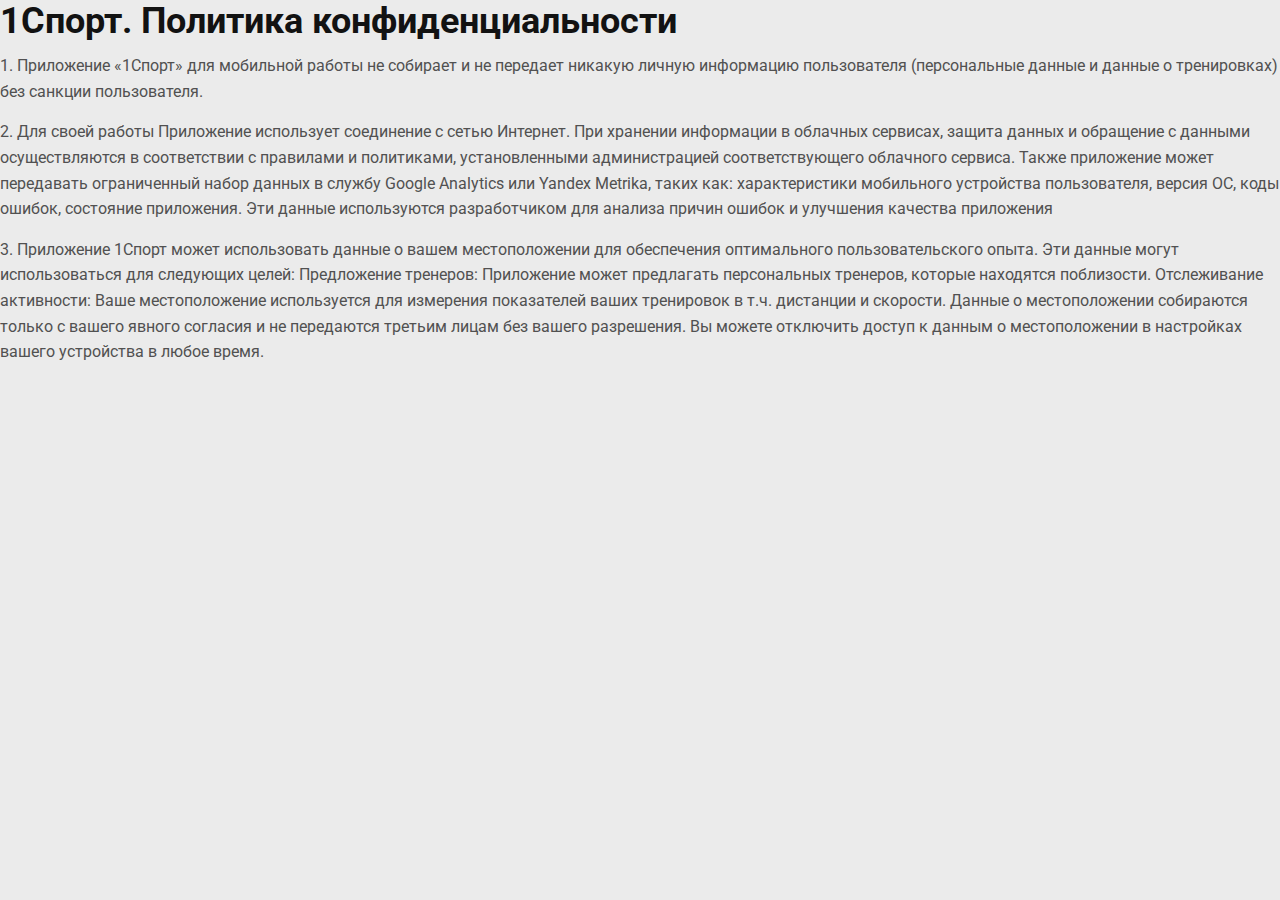
<file: assets/privacy.html>
<!DOCTYPE html>
<!--[if IE 9 ]>    <html lang="ru" class="no-js ie9"> <![endif]-->
<!--[if (gt IE 9)|!(IE)]><!--> <html lang="ru" class="no-js">
<!--<![endif]--><!-- head
    ============================================================================ --><head>


        <!-- Basic Info
        ======================================================================== -->
        <title>1Спорт - тренировки от профессионалов. Политика конфиденциальности</title>
    <meta charset="utf-8">
    <meta name="robots" content="index, follow">
    <meta name="keywords" content="1Спорт, программы тренировок, тренировка, плаванье, футбол, ММА, фристайл, 1С Спорт, мобильное приложение для тренировок">
    <meta name="description" content="1Спорт - новое приложение, в котором профессиональные спортсмены и звёзды спорта делятся своими программами тренировок.">

    <!-- Mobile Configurations
    ======================================================================== -->
    <meta name="apple-mobile-web-app-capable" content="yes">
    <meta name="apple-mobile-web-app-status-bar-style" content="black">
    <meta name="viewport" content="width=device-width, initial-scale=1.0, user-scalable=no">

    <!-- fav and icons for Mobile
    ======================================================================== -->
    <link rel="shortcut icon" href="../assets/images/icons/favicon.ico">
    <link rel="apple-touch-icon" sizes="180x180" href="../assets/images/icons/apple-touch-icon.png">
    <link rel="icon" type="image/png" sizes="32x32" href="../assets/images/icons/favicon-32x32.png">
    <link rel="icon" type="image/png" sizes="16x16" href="../assets/images/icons/favicon-16x16.png">
    <link rel="manifest" href="../assets/images/icons/site.webmanifest">
    <link rel="mask-icon" href="../assets/images/icons/safari-pinned-tab.svg" color="#5bbad5">
    <meta name="msapplication-TileColor" content="#da532c">
    <meta name="theme-color" content="#ffffff">

    <!-- Google Fonts
    ======================================================================== -->
    <link href="https://fonts.googleapis.com/css?family=Open+Sans:300,300i,400,400i,600|Roboto:100,100i,300,300i,400,400i,500,700&amp;subset=cyrillic" rel="stylesheet">

    <!--  CSS Files
    ======================================================================== -->
    <link rel="stylesheet" href="../assets/js/vendor/bootstrap/css/bootstrap.css">
    <link rel="stylesheet" href="../assets/fonts/font-awesome/css/font-awesome.css">
    <link rel="stylesheet" href="../assets/css/social-icons.css">
    <link rel="stylesheet" href="../assets/js/plugins/swiper/css/swiper.css">

    <link rel="stylesheet" href="../assets/css/style.css">
    <link id="changeable-colors" rel="stylesheet" href="../assets/css/css/red.css">
    <link rel="stylesheet" href="../assets/css/responsive.css">
    <!-- Yandex.Metrika counter -->
    <script type="text/javascript" >
        (function(m,e,t,r,i,k,a){m[i]=m[i]||function(){(m[i].a=m[i].a||[]).push(arguments)};
            m[i].l=1*new Date();
            for (var j = 0; j < document.scripts.length; j++) {if (document.scripts[j].src === r) { return; }}
            k=e.createElement(t),a=e.getElementsByTagName(t)[0],k.async=1,k.src=r,a.parentNode.insertBefore(k,a)})
        (window, document, "script", "https://mc.yandex.ru/metrika/tag.js", "ym");

        ym(91530578, "init", {
            clickmap:true,
            trackLinks:true,
            accurateTrackBounce:true,
            webvisor:true
        });
    </script>
    <noscript><div><img src="https://mc.yandex.ru/watch/91530578" style="position:absolute; left:-9999px;" alt="" /></div></noscript>
    </head><!-- /End head -->
  <body>

      <h1>1Спорт. Политика конфиденциальности</h1>
      <p>1. Приложение «1Спорт» для мобильной работы не собирает и не передает
никакую личную информацию пользователя (персональные данные и данные о
тренировках) без санкции пользователя.</p>

	  <p>2. Для своей работы Приложение использует соединение с сетью Интернет. При хранении
информации в облачных сервисах, защита данных и обращение с данными
осуществляются в соответствии с правилами и политиками, установленными
администрацией соответствующего облачного сервиса. Также приложение
может передавать ограниченный набор данных в службу Google Analytics или
Yandex Metrika, таких как: характеристики мобильного устройства пользователя,
версия ОС, коды ошибок, состояние приложения. Эти данные используются
разработчиком для анализа причин ошибок и улучшения качества приложения</p>

    <p>3. Приложение 1Спорт может использовать данные о вашем местоположении для обеспечения оптимального пользовательского опыта. Эти данные могут использоваться для следующих целей:
Предложение тренеров: Приложение может предлагать персональных тренеров, которые находятся поблизости.
Отслеживание активности: Ваше местоположение используется для измерения показателей ваших тренировок в т.ч. дистанции и скорости.
Данные о местоположении собираются только с вашего явного согласия и не передаются третьим лицам без вашего разрешения. Вы можете отключить доступ к данным о местоположении в настройках вашего устройства в любое время.
    </p>
  </body>
</html>
</file>
<file: assets/web/assets/mobirise-icons2/mobirise2.css>
@font-face {
  font-family: 'Moririse2';
  font-display: swap;
  src:  url('mobirise2.eot?f2bix4');
  src:  url('mobirise2.eot?f2bix4#iefix') format('embedded-opentype'),
    url('mobirise2.ttf?f2bix4') format('truetype'),
    url('mobirise2.woff?f2bix4') format('woff'),
    url('mobirise2.svg?f2bix4#mobirise2') format('svg');
  font-weight: normal;
  font-style: normal;
}

[class^="mobi-"], [class*=" mobi-"] {
  /* use !important to prevent issues with browser extensions that change fonts */
  font-family: 'Moririse2' !important;
  speak: none;
  font-style: normal;
  font-weight: normal;
  font-variant: normal;
  text-transform: none;
  line-height: 1;

  /* Better Font Rendering =========== */
  -webkit-font-smoothing: antialiased;
  -moz-osx-font-smoothing: grayscale;
}

.mobi-mbri-add-submenu:before {
  content: "\e900";
}
.mobi-mbri-alert:before {
  content: "\e901";
}
.mobi-mbri-align-center:before {
  content: "\e902";
}
.mobi-mbri-align-justify:before {
  content: "\e903";
}
.mobi-mbri-align-left:before {
  content: "\e904";
}
.mobi-mbri-align-right:before {
  content: "\e905";
}
.mobi-mbri-android:before {
  content: "\e906";
}
.mobi-mbri-apple:before {
  content: "\e907";
}
.mobi-mbri-arrow-down:before {
  content: "\e908";
}
.mobi-mbri-arrow-next:before {
  content: "\e909";
}
.mobi-mbri-arrow-prev:before {
  content: "\e90a";
}
.mobi-mbri-arrow-up:before {
  content: "\e90b";
}
.mobi-mbri-bold:before {
  content: "\e90c";
}
.mobi-mbri-bookmark:before {
  content: "\e90d";
}
.mobi-mbri-bootstrap:before {
  content: "\e90e";
}
.mobi-mbri-briefcase:before {
  content: "\e90f";
}
.mobi-mbri-browse:before {
  content: "\e910";
}
.mobi-mbri-bulleted-list:before {
  content: "\e911";
}
.mobi-mbri-calendar:before {
  content: "\e912";
}
.mobi-mbri-camera:before {
  content: "\e913";
}
.mobi-mbri-cart-add:before {
  content: "\e914";
}
.mobi-mbri-cart-full:before {
  content: "\e915";
}
.mobi-mbri-cash:before {
  content: "\e916";
}
.mobi-mbri-change-style:before {
  content: "\e917";
}
.mobi-mbri-chat:before {
  content: "\e918";
}
.mobi-mbri-clock:before {
  content: "\e919";
}
.mobi-mbri-close:before {
  content: "\e91a";
}
.mobi-mbri-cloud:before {
  content: "\e91b";
}
.mobi-mbri-code:before {
  content: "\e91c";
}
.mobi-mbri-contact-form:before {
  content: "\e91d";
}
.mobi-mbri-credit-card:before {
  content: "\e91e";
}
.mobi-mbri-cursor-click:before {
  content: "\e91f";
}
.mobi-mbri-cust-feedback:before {
  content: "\e920";
}
.mobi-mbri-database:before {
  content: "\e921";
}
.mobi-mbri-delivery:before {
  content: "\e922";
}
.mobi-mbri-desktop:before {
  content: "\e923";
}
.mobi-mbri-devices:before {
  content: "\e924";
}
.mobi-mbri-down:before {
  content: "\e925";
}
.mobi-mbri-download-2:before {
  content: "\e926";
}
.mobi-mbri-download:before {
  content: "\e927";
}
.mobi-mbri-drag-n-drop-2:before {
  content: "\e928";
}
.mobi-mbri-drag-n-drop:before {
  content: "\e929";
}
.mobi-mbri-edit-2:before {
  content: "\e92a";
}
.mobi-mbri-edit:before {
  content: "\e92b";
}
.mobi-mbri-error:before {
  content: "\e92c";
}
.mobi-mbri-extension:before {
  content: "\e92d";
}
.mobi-mbri-features:before {
  content: "\e92e";
}
.mobi-mbri-file:before {
  content: "\e92f";
}
.mobi-mbri-flag:before {
  content: "\e930";
}
.mobi-mbri-folder:before {
  content: "\e931";
}
.mobi-mbri-gift:before {
  content: "\e932";
}
.mobi-mbri-github:before {
  content: "\e933";
}
.mobi-mbri-globe-2:before {
  content: "\e934";
}
.mobi-mbri-globe:before {
  content: "\e935";
}
.mobi-mbri-growing-chart:before {
  content: "\e936";
}
.mobi-mbri-hearth:before {
  content: "\e937";
}
.mobi-mbri-help:before {
  content: "\e938";
}
.mobi-mbri-home:before {
  content: "\e939";
}
.mobi-mbri-hot-cup:before {
  content: "\e93a";
}
.mobi-mbri-idea:before {
  content: "\e93b";
}
.mobi-mbri-image-gallery:before {
  content: "\e93c";
}
.mobi-mbri-image-slider:before {
  content: "\e93d";
}
.mobi-mbri-info:before {
  content: "\e93e";
}
.mobi-mbri-italic:before {
  content: "\e93f";
}
.mobi-mbri-key:before {
  content: "\e940";
}
.mobi-mbri-laptop:before {
  content: "\e941";
}
.mobi-mbri-layers:before {
  content: "\e942";
}
.mobi-mbri-left-right:before {
  content: "\e943";
}
.mobi-mbri-left:before {
  content: "\e944";
}
.mobi-mbri-letter:before {
  content: "\e945";
}
.mobi-mbri-like:before {
  content: "\e946";
}
.mobi-mbri-link:before {
  content: "\e947";
}
.mobi-mbri-lock:before {
  content: "\e948";
}
.mobi-mbri-login:before {
  content: "\e949";
}
.mobi-mbri-logout:before {
  content: "\e94a";
}
.mobi-mbri-magic-stick:before {
  content: "\e94b";
}
.mobi-mbri-map-pin:before {
  content: "\e94c";
}
.mobi-mbri-menu:before {
  content: "\e94d";
}
.mobi-mbri-mobile-2:before {
  content: "\e94e";
}
.mobi-mbri-mobile-horizontal:before {
  content: "\e94f";
}
.mobi-mbri-mobile:before {
  content: "\e950";
}
.mobi-mbri-mobirise:before {
  content: "\e951";
}
.mobi-mbri-more-horizontal:before {
  content: "\e952";
}
.mobi-mbri-more-vertical:before {
  content: "\e953";
}
.mobi-mbri-music:before {
  content: "\e954";
}
.mobi-mbri-new-file:before {
  content: "\e955";
}
.mobi-mbri-numbered-list:before {
  content: "\e956";
}
.mobi-mbri-opened-folder:before {
  content: "\e957";
}
.mobi-mbri-pages:before {
  content: "\e958";
}
.mobi-mbri-paper-plane:before {
  content: "\e959";
}
.mobi-mbri-paperclip:before {
  content: "\e95a";
}
.mobi-mbri-phone:before {
  content: "\e95b";
}
.mobi-mbri-photo:before {
  content: "\e95c";
}
.mobi-mbri-photos:before {
  content: "\e95d";
}
.mobi-mbri-pin:before {
  content: "\e95e";
}
.mobi-mbri-play:before {
  content: "\e95f";
}
.mobi-mbri-plus:before {
  content: "\e960";
}
.mobi-mbri-preview:before {
  content: "\e961";
}
.mobi-mbri-print:before {
  content: "\e962";
}
.mobi-mbri-protect:before {
  content: "\e963";
}
.mobi-mbri-question:before {
  content: "\e964";
}
.mobi-mbri-quote-left:before {
  content: "\e965";
}
.mobi-mbri-quote-right:before {
  content: "\e966";
}
.mobi-mbri-redo:before {
  content: "\e967";
}
.mobi-mbri-refresh:before {
  content: "\e968";
}
.mobi-mbri-responsive-2:before {
  content: "\e969";
}
.mobi-mbri-responsive:before {
  content: "\e96a";
}
.mobi-mbri-right:before {
  content: "\e96b";
}
.mobi-mbri-rocket:before {
  content: "\e96c";
}
.mobi-mbri-sad-face:before {
  content: "\e96d";
}
.mobi-mbri-sale:before {
  content: "\e96e";
}
.mobi-mbri-save:before {
  content: "\e96f";
}
.mobi-mbri-search:before {
  content: "\e970";
}
.mobi-mbri-setting-2:before {
  content: "\e971";
}
.mobi-mbri-setting-3:before {
  content: "\e972";
}
.mobi-mbri-setting:before {
  content: "\e973";
}
.mobi-mbri-share:before {
  content: "\e974";
}
.mobi-mbri-shopping-bag:before {
  content: "\e975";
}
.mobi-mbri-shopping-basket:before {
  content: "\e976";
}
.mobi-mbri-shopping-cart:before {
  content: "\e977";
}
.mobi-mbri-sites:before {
  content: "\e978";
}
.mobi-mbri-smile-face:before {
  content: "\e979";
}
.mobi-mbri-speed:before {
  content: "\e97a";
}
.mobi-mbri-star:before {
  content: "\e97b";
}
.mobi-mbri-success:before {
  content: "\e97c";
}
.mobi-mbri-sun:before {
  content: "\e97d";
}
.mobi-mbri-sun2:before {
  content: "\e97e";
}
.mobi-mbri-tablet-vertical:before {
  content: "\e97f";
}
.mobi-mbri-tablet:before {
  content: "\e980";
}
.mobi-mbri-target:before {
  content: "\e981";
}
.mobi-mbri-timer:before {
  content: "\e982";
}
.mobi-mbri-to-ftp:before {
  content: "\e983";
}
.mobi-mbri-to-local-drive:before {
  content: "\e984";
}
.mobi-mbri-touch-swipe:before {
  content: "\e985";
}
.mobi-mbri-touch:before {
  content: "\e986";
}
.mobi-mbri-trash:before {
  content: "\e987";
}
.mobi-mbri-underline:before {
  content: "\e988";
}
.mobi-mbri-undo:before {
  content: "\e989";
}
.mobi-mbri-unlink:before {
  content: "\e98a";
}
.mobi-mbri-unlock:before {
  content: "\e98b";
}
.mobi-mbri-up-down:before {
  content: "\e98c";
}
.mobi-mbri-up:before {
  content: "\e98d";
}
.mobi-mbri-update:before {
  content: "\e98e";
}
.mobi-mbri-upload-2:before {
  content: "\e98f";
}
.mobi-mbri-upload:before {
  content: "\e990";
}
.mobi-mbri-user-2:before {
  content: "\e991";
}
.mobi-mbri-user:before {
  content: "\e992";
}
.mobi-mbri-users:before {
  content: "\e993";
}
.mobi-mbri-video-play:before {
  content: "\e994";
}
.mobi-mbri-video:before {
  content: "\e995";
}
.mobi-mbri-watch:before {
  content: "\e996";
}
.mobi-mbri-website-theme-2:before {
  content: "\e997";
}
.mobi-mbri-website-theme:before {
  content: "\e998";
}
.mobi-mbri-wifi:before {
  content: "\e999";
}
.mobi-mbri-windows:before {
  content: "\e99a";
}
.mobi-mbri-zoom-in:before {
  content: "\e99b";
}
.mobi-mbri-zoom-out:before {
  content: "\e99c";
}
</file>
<file: assets/dropdown/css/style.css>
.navbar-dropdown {
  left: 0;
  padding: 0;
  position: absolute;
  right: 0;
  top: 0;
  transition: all 0.45s ease;
  z-index: 1030;
  background: #282828; }
  .navbar-dropdown .navbar-logo {
    margin-right: 0.8rem;
    transition: margin 0.3s ease-in-out;
    vertical-align: middle; }
    .navbar-dropdown .navbar-logo img {
      height: 3.125rem;
      transition: all 0.3s ease-in-out; }
    .navbar-dropdown .navbar-logo.mbr-iconfont {
      font-size: 3.125rem;
      line-height: 3.125rem; }
  .navbar-dropdown .navbar-caption {
    font-weight: 700;
    white-space: normal;
    vertical-align: -4px;
    line-height: 3.125rem !important; }
    .navbar-dropdown .navbar-caption, .navbar-dropdown .navbar-caption:hover {
      color: inherit;
      text-decoration: none; }
  .navbar-dropdown .mbr-iconfont + .navbar-caption {
    vertical-align: -1px; }
  .navbar-dropdown.navbar-fixed-top {
    position: fixed; }
  .navbar-dropdown .navbar-brand span {
    vertical-align: -4px; }
  .navbar-dropdown.bg-color.transparent {
    background: none; }
  .navbar-dropdown.navbar-short .navbar-brand {
    padding: 0.625rem 0; }
    .navbar-dropdown.navbar-short .navbar-brand span {
      vertical-align: -1px; }
  .navbar-dropdown.navbar-short .navbar-caption {
    line-height: 2.375rem !important;
    vertical-align: -2px; }
  .navbar-dropdown.navbar-short .navbar-logo {
    margin-right: 0.5rem; }
    .navbar-dropdown.navbar-short .navbar-logo img {
      height: 2.375rem; }
    .navbar-dropdown.navbar-short .navbar-logo.mbr-iconfont {
      font-size: 2.375rem;
      line-height: 2.375rem; }
  .navbar-dropdown.navbar-short .mbr-table-cell {
    height: 3.625rem; }
  .navbar-dropdown .navbar-close {
    left: 0.6875rem;
    position: fixed;
    top: 0.75rem;
    z-index: 1000; }
  .navbar-dropdown .hamburger-icon {
    content: "";
    display: inline-block;
    vertical-align: middle;
    width: 16px;
    -webkit-box-shadow: 0 -6px 0 1px #282828,0 0 0 1px #282828,0 6px 0 1px #282828;
    -moz-box-shadow: 0 -6px 0 1px #282828,0 0 0 1px #282828,0 6px 0 1px #282828;
    box-shadow: 0 -6px 0 1px #282828,0 0 0 1px #282828,0 6px 0 1px #282828; }

.dropdown-menu .dropdown-toggle[data-toggle="dropdown-submenu"]::after {
  border-bottom: 0.35em solid transparent;
  border-left: 0.35em solid;
  border-right: 0;
  border-top: 0.35em solid transparent;
  margin-left: 0.3rem; }

.dropdown-menu .dropdown-item:focus {
  outline: 0; }

.nav-dropdown {
  font-size: 0.75rem;
  font-weight: 500;
  height: auto !important; }
  .nav-dropdown .nav-btn {
    padding-left: 1rem; }
  .nav-dropdown .link {
    margin: .667em 1.667em;
    font-weight: 500;
    padding: 0;
    transition: color .2s ease-in-out; }
    .nav-dropdown .link.dropdown-toggle {
      margin-right: 2.583em; }
      .nav-dropdown .link.dropdown-toggle::after {
        margin-left: .25rem;
        border-top: 0.35em solid;
        border-right: 0.35em solid transparent;
        border-left: 0.35em solid transparent;
        border-bottom: 0; }
      .nav-dropdown .link.dropdown-toggle[aria-expanded="true"] {
        margin: 0;
        padding: 0.667em 3.263em  0.667em 1.667em; }
  .nav-dropdown .link::after,
  .nav-dropdown .dropdown-item::after {
    color: inherit; }
  .nav-dropdown .btn {
    font-size: 0.75rem;
    font-weight: 700;
    letter-spacing: 0;
    margin-bottom: 0;
    padding-left: 1.25rem;
    padding-right: 1.25rem; }
  .nav-dropdown .dropdown-menu {
    border-radius: 0;
    border: 0;
    left: 0;
    margin: 0;
    padding-bottom: 1.25rem;
    padding-top: 1.25rem;
    position: relative; }
  .nav-dropdown .dropdown-submenu {
    margin-left: 0.125rem;
    top: 0; }
  .nav-dropdown .dropdown-item {
    font-weight: 500;
    line-height: 2;
    padding: 0.3846em 4.615em 0.3846em 1.5385em;
    position: relative;
    transition: color .2s ease-in-out, background-color .2s ease-in-out; }
    .nav-dropdown .dropdown-item::after {
      margin-top: -0.3077em;
      position: absolute;
      right: 1.1538em;
      top: 50%; }
    .nav-dropdown .dropdown-item:focus, .nav-dropdown .dropdown-item:hover {
      background: none; }

@media (max-width: 767px) {
  .nav-dropdown.navbar-toggleable-sm {
    bottom: 0;
    display: none;
    left: 0;
    overflow-x: hidden;
    position: fixed;
    top: 0;
    transform: translateX(-100%);
    -ms-transform: translateX(-100%);
    -webkit-transform: translateX(-100%);
    width: 18.75rem;
    z-index: 999; } }
.nav-dropdown.navbar-toggleable-xl {
  bottom: 0;
  display: none;
  left: 0;
  overflow-x: hidden;
  position: fixed;
  top: 0;
  transform: translateX(-100%);
  -ms-transform: translateX(-100%);
  -webkit-transform: translateX(-100%);
  width: 18.75rem;
  z-index: 999; }

.nav-dropdown-sm {
  display: block !important;
  overflow-x: hidden;
  overflow: auto;
  padding-top: 3.875rem; }
  .nav-dropdown-sm::after {
    content: "";
    display: block;
    height: 3rem;
    width: 100%; }
  .nav-dropdown-sm.collapse.in ~ .navbar-close {
    display: block !important; }
  .nav-dropdown-sm.collapsing, .nav-dropdown-sm.collapse.in {
    transform: translateX(0);
    -ms-transform: translateX(0);
    -webkit-transform: translateX(0);
    transition: all 0.25s ease-out;
    -webkit-transition: all 0.25s ease-out;
    background: #282828; }
  .nav-dropdown-sm.collapsing[aria-expanded="false"] {
    transform: translateX(-100%);
    -ms-transform: translateX(-100%);
    -webkit-transform: translateX(-100%); }
  .nav-dropdown-sm .nav-item {
    display: block;
    margin-left: 0 !important;
    padding-left: 0; }
  .nav-dropdown-sm .link,
  .nav-dropdown-sm .dropdown-item {
    border-top: 1px dotted rgba(255, 255, 255, 0.1);
    font-size: 0.8125rem;
    line-height: 1.6;
    margin: 0 !important;
    padding: 0.875rem 2.4rem 0.875rem 1.5625rem !important;
    position: relative;
    white-space: normal; }
    .nav-dropdown-sm .link:focus, .nav-dropdown-sm .link:hover,
    .nav-dropdown-sm .dropdown-item:focus,
    .nav-dropdown-sm .dropdown-item:hover {
      background: rgba(0, 0, 0, 0.2) !important;
      color: #c0a375; }
  .nav-dropdown-sm .nav-btn {
    position: relative;
    padding: 1.5625rem 1.5625rem 0 1.5625rem; }
    .nav-dropdown-sm .nav-btn::before {
      border-top: 1px dotted rgba(255, 255, 255, 0.1);
      content: "";
      left: 0;
      position: absolute;
      top: 0;
      width: 100%; }
    .nav-dropdown-sm .nav-btn + .nav-btn {
      padding-top: 0.625rem; }
      .nav-dropdown-sm .nav-btn + .nav-btn::before {
        display: none; }
  .nav-dropdown-sm .btn {
    padding: 0.625rem 0; }
  .nav-dropdown-sm .dropdown-toggle[data-toggle="dropdown-submenu"]::after {
    margin-left: .25rem;
    border-top: 0.35em solid;
    border-right: 0.35em solid transparent;
    border-left: 0.35em solid transparent;
    border-bottom: 0; }
  .nav-dropdown-sm .dropdown-toggle[data-toggle="dropdown-submenu"][aria-expanded="true"]::after {
    border-top: 0;
    border-right: 0.35em solid transparent;
    border-left: 0.35em solid transparent;
    border-bottom: 0.35em solid; }
  .nav-dropdown-sm .dropdown-menu {
    margin: 0;
    padding: 0;
    position: relative;
    top: 0;
    left: 0;
    width: 100%;
    border: 0;
    float: none;
    border-radius: 0;
    background: none; }
  .nav-dropdown-sm .dropdown-submenu {
    left: 100%;
    margin-left: 0.125rem;
    margin-top: -1.25rem;
    top: 0; }

.navbar-toggleable-sm .nav-dropdown .dropdown-menu {
  position: absolute; }

.navbar-toggleable-sm .nav-dropdown .dropdown-submenu {
  left: 100%;
  margin-left: 0.125rem;
  margin-top: -1.25rem;
  top: 0; }

.navbar-toggleable-sm.opened .nav-dropdown .dropdown-menu {
  position: relative; }

.navbar-toggleable-sm.opened .nav-dropdown .dropdown-submenu {
  left: 0;
  margin-left: 00rem;
  margin-top: 0rem;
  top: 0; }

.is-builder .nav-dropdown.collapsing {
  transition: none !important; }
</file>
<file: assets/socicon/css/styles.css>
@charset "UTF-8";

@font-face {
  font-family: 'Socicon';
  src:  url('../fonts/socicon.eot');
  src:  url('../fonts/socicon.eot?#iefix') format('embedded-opentype'),
    url('../fonts/socicon.woff2') format('woff2'),
    url('../fonts/socicon.ttf') format('truetype'),
    url('../fonts/socicon.woff') format('woff'),
    url('../fonts/socicon.svg#socicon') format('svg');
  font-weight: normal;
  font-style: normal;
  font-display: swap;
}

[data-icon]:before {
  font-family: "socicon" !important;
  content: attr(data-icon);
  font-style: normal !important;
  font-weight: normal !important;
  font-variant: normal !important;
  text-transform: none !important;
  speak: none;
  line-height: 1;
  -webkit-font-smoothing: antialiased;
  -moz-osx-font-smoothing: grayscale;
}

[class^="socicon-"], [class*=" socicon-"] {
  /* use !important to prevent issues with browser extensions that change fonts */
  font-family: 'Socicon' !important;
  speak: none;
  font-style: normal;
  font-weight: normal;
  font-variant: normal;
  text-transform: none;
  line-height: 1;

  /* Better Font Rendering =========== */
  -webkit-font-smoothing: antialiased;
  -moz-osx-font-smoothing: grayscale;
}

.socicon-500px:before {
  content: "\e000";
}
.socicon-8tracks:before {
  content: "\e001";
}
.socicon-airbnb:before {
  content: "\e002";
}
.socicon-alliance:before {
  content: "\e003";
}
.socicon-amazon:before {
  content: "\e004";
}
.socicon-amplement:before {
  content: "\e005";
}
.socicon-android:before {
  content: "\e006";
}
.socicon-angellist:before {
  content: "\e007";
}
.socicon-apple:before {
  content: "\e008";
}
.socicon-appnet:before {
  content: "\e009";
}
.socicon-baidu:before {
  content: "\e00a";
}
.socicon-bandcamp:before {
  content: "\e00b";
}
.socicon-battlenet:before {
  content: "\e00c";
}
.socicon-mixer:before {
  content: "\e00d";
}
.socicon-bebee:before {
  content: "\e00e";
}
.socicon-bebo:before {
  content: "\e00f";
}
.socicon-behance:before {
  content: "\e010";
}
.socicon-blizzard:before {
  content: "\e011";
}
.socicon-blogger:before {
  content: "\e012";
}
.socicon-buffer:before {
  content: "\e013";
}
.socicon-chrome:before {
  content: "\e014";
}
.socicon-coderwall:before {
  content: "\e015";
}
.socicon-curse:before {
  content: "\e016";
}
.socicon-dailymotion:before {
  content: "\e017";
}
.socicon-deezer:before {
  content: "\e018";
}
.socicon-delicious:before {
  content: "\e019";
}
.socicon-deviantart:before {
  content: "\e01a";
}
.socicon-diablo:before {
  content: "\e01b";
}
.socicon-digg:before {
  content: "\e01c";
}
.socicon-discord:before {
  content: "\e01d";
}
.socicon-disqus:before {
  content: "\e01e";
}
.socicon-douban:before {
  content: "\e01f";
}
.socicon-draugiem:before {
  content: "\e020";
}
.socicon-dribbble:before {
  content: "\e021";
}
.socicon-drupal:before {
  content: "\e022";
}
.socicon-ebay:before {
  content: "\e023";
}
.socicon-ello:before {
  content: "\e024";
}
.socicon-endomodo:before {
  content: "\e025";
}
.socicon-envato:before {
  content: "\e026";
}
.socicon-etsy:before {
  content: "\e027";
}
.socicon-facebook:before {
  content: "\e028";
}
.socicon-feedburner:before {
  content: "\e029";
}
.socicon-filmweb:before {
  content: "\e02a";
}
.socicon-firefox:before {
  content: "\e02b";
}
.socicon-flattr:before {
  content: "\e02c";
}
.socicon-flickr:before {
  content: "\e02d";
}
.socicon-formulr:before {
  content: "\e02e";
}
.socicon-forrst:before {
  content: "\e02f";
}
.socicon-foursquare:before {
  content: "\e030";
}
.socicon-friendfeed:before {
  content: "\e031";
}
.socicon-github:before {
  content: "\e032";
}
.socicon-goodreads:before {
  content: "\e033";
}
.socicon-google:before {
  content: "\e034";
}
.socicon-googlescholar:before {
  content: "\e035";
}
.socicon-googlegroups:before {
  content: "\e036";
}
.socicon-googlephotos:before {
  content: "\e037";
}
.socicon-googleplus:before {
  content: "\e038";
}
.socicon-grooveshark:before {
  content: "\e039";
}
.socicon-hackerrank:before {
  content: "\e03a";
}
.socicon-hearthstone:before {
  content: "\e03b";
}
.socicon-hellocoton:before {
  content: "\e03c";
}
.socicon-heroes:before {
  content: "\e03d";
}
.socicon-smashcast:before {
  content: "\e03e";
}
.socicon-horde:before {
  content: "\e03f";
}
.socicon-houzz:before {
  content: "\e040";
}
.socicon-icq:before {
  content: "\e041";
}
.socicon-identica:before {
  content: "\e042";
}
.socicon-imdb:before {
  content: "\e043";
}
.socicon-instagram:before {
  content: "\e044";
}
.socicon-issuu:before {
  content: "\e045";
}
.socicon-istock:before {
  content: "\e046";
}
.socicon-itunes:before {
  content: "\e047";
}
.socicon-keybase:before {
  content: "\e048";
}
.socicon-lanyrd:before {
  content: "\e049";
}
.socicon-lastfm:before {
  content: "\e04a";
}
.socicon-line:before {
  content: "\e04b";
}
.socicon-linkedin:before {
  content: "\e04c";
}
.socicon-livejournal:before {
  content: "\e04d";
}
.socicon-lyft:before {
  content: "\e04e";
}
.socicon-macos:before {
  content: "\e04f";
}
.socicon-mail:before {
  content: "\e050";
}
.socicon-medium:before {
  content: "\e051";
}
.socicon-meetup:before {
  content: "\e052";
}
.socicon-mixcloud:before {
  content: "\e053";
}
.socicon-modelmayhem:before {
  content: "\e054";
}
.socicon-mumble:before {
  content: "\e055";
}
.socicon-myspace:before {
  content: "\e056";
}
.socicon-newsvine:before {
  content: "\e057";
}
.socicon-nintendo:before {
  content: "\e058";
}
.socicon-npm:before {
  content: "\e059";
}
.socicon-odnoklassniki:before {
  content: "\e05a";
}
.socicon-openid:before {
  content: "\e05b";
}
.socicon-opera:before {
  content: "\e05c";
}
.socicon-outlook:before {
  content: "\e05d";
}
.socicon-overwatch:before {
  content: "\e05e";
}
.socicon-patreon:before {
  content: "\e05f";
}
.socicon-paypal:before {
  content: "\e060";
}
.socicon-periscope:before {
  content: "\e061";
}
.socicon-persona:before {
  content: "\e062";
}
.socicon-pinterest:before {
  content: "\e063";
}
.socicon-play:before {
  content: "\e064";
}
.socicon-player:before {
  content: "\e065";
}
.socicon-playstation:before {
  content: "\e066";
}
.socicon-pocket:before {
  content: "\e067";
}
.socicon-qq:before {
  content: "\e068";
}
.socicon-quora:before {
  content: "\e069";
}
.socicon-raidcall:before {
  content: "\e06a";
}
.socicon-ravelry:before {
  content: "\e06b";
}
.socicon-reddit:before {
  content: "\e06c";
}
.socicon-renren:before {
  content: "\e06d";
}
.socicon-researchgate:before {
  content: "\e06e";
}
.socicon-residentadvisor:before {
  content: "\e06f";
}
.socicon-reverbnation:before {
  content: "\e070";
}
.socicon-rss:before {
  content: "\e071";
}
.socicon-sharethis:before {
  content: "\e072";
}
.socicon-skype:before {
  content: "\e073";
}
.socicon-slideshare:before {
  content: "\e074";
}
.socicon-smugmug:before {
  content: "\e075";
}
.socicon-snapchat:before {
  content: "\e076";
}
.socicon-songkick:before {
  content: "\e077";
}
.socicon-soundcloud:before {
  content: "\e078";
}
.socicon-spotify:before {
  content: "\e079";
}
.socicon-stackexchange:before {
  content: "\e07a";
}
.socicon-stackoverflow:before {
  content: "\e07b";
}
.socicon-starcraft:before {
  content: "\e07c";
}
.socicon-stayfriends:before {
  content: "\e07d";
}
.socicon-steam:before {
  content: "\e07e";
}
.socicon-storehouse:before {
  content: "\e07f";
}
.socicon-strava:before {
  content: "\e080";
}
.socicon-streamjar:before {
  content: "\e081";
}
.socicon-stumbleupon:before {
  content: "\e082";
}
.socicon-swarm:before {
  content: "\e083";
}
.socicon-teamspeak:before {
  content: "\e084";
}
.socicon-teamviewer:before {
  content: "\e085";
}
.socicon-technorati:before {
  content: "\e086";
}
.socicon-telegram:before {
  content: "\e087";
}
.socicon-tripadvisor:before {
  content: "\e088";
}
.socicon-tripit:before {
  content: "\e089";
}
.socicon-triplej:before {
  content: "\e08a";
}
.socicon-tumblr:before {
  content: "\e08b";
}
.socicon-twitch:before {
  content: "\e08c";
}
.socicon-twitter:before {
  content: "\e08d";
}
.socicon-uber:before {
  content: "\e08e";
}
.socicon-ventrilo:before {
  content: "\e08f";
}
.socicon-viadeo:before {
  content: "\e090";
}
.socicon-viber:before {
  content: "\e091";
}
.socicon-viewbug:before {
  content: "\e092";
}
.socicon-vimeo:before {
  content: "\e093";
}
.socicon-vine:before {
  content: "\e094";
}
.socicon-vkontakte:before {
  content: "\e095";
}
.socicon-warcraft:before {
  content: "\e096";
}
.socicon-wechat:before {
  content: "\e097";
}
.socicon-weibo:before {
  content: "\e098";
}
.socicon-whatsapp:before {
  content: "\e099";
}
.socicon-wikipedia:before {
  content: "\e09a";
}
.socicon-windows:before {
  content: "\e09b";
}
.socicon-wordpress:before {
  content: "\e09c";
}
.socicon-wykop:before {
  content: "\e09d";
}
.socicon-xbox:before {
  content: "\e09e";
}
.socicon-xing:before {
  content: "\e09f";
}
.socicon-yahoo:before {
  content: "\e0a0";
}
.socicon-yammer:before {
  content: "\e0a1";
}
.socicon-yandex:before {
  content: "\e0a2";
}
.socicon-yelp:before {
  content: "\e0a3";
}
.socicon-younow:before {
  content: "\e0a4";
}
.socicon-youtube:before {
  content: "\e0a5";
}
.socicon-zapier:before {
  content: "\e0a6";
}
.socicon-zerply:before {
  content: "\e0a7";
}
.socicon-zomato:before {
  content: "\e0a8";
}
.socicon-zynga:before {
  content: "\e0a9";
}
.socicon-spreadshirt:before {
  content: "\e901";
}
.socicon-gamejolt:before {
  content: "\e902";
}
.socicon-trello:before {
  content: "\e903";
}
.socicon-tunein:before {
  content: "\e904";
}
.socicon-bloglovin:before {
  content: "\e905";
}
.socicon-gamewisp:before {
  content: "\e906";
}
.socicon-messenger:before {
  content: "\e907";
}
.socicon-pandora:before {
  content: "\e908";
}
.socicon-augment:before {
  content: "\e909";
}
.socicon-bitbucket:before {
  content: "\e90a";
}
.socicon-fyuse:before {
  content: "\e90b";
}
.socicon-yt-gaming:before {
  content: "\e90c";
}
.socicon-sketchfab:before {
  content: "\e90d";
}
.socicon-mobcrush:before {
  content: "\e90e";
}
.socicon-microsoft:before {
  content: "\e90f";
}
.socicon-realtor:before {
  content: "\e910";
}
.socicon-tidal:before {
  content: "\e911";
}
.socicon-qobuz:before {
  content: "\e912";
}
.socicon-natgeo:before {
  content: "\e913";
}
.socicon-mastodon:before {
  content: "\e914";
}
.socicon-unsplash:before {
  content: "\e915";
}
.socicon-homeadvisor:before {
  content: "\e916";
}
.socicon-angieslist:before {
  content: "\e917";
}
.socicon-codepen:before {
  content: "\e918";
}
.socicon-slack:before {
  content: "\e919";
}
.socicon-openaigym:before {
  content: "\e91a";
}
.socicon-logmein:before {
  content: "\e91b";
}
.socicon-fiverr:before {
  content: "\e91c";
}
.socicon-gotomeeting:before {
  content: "\e91d";
}
.socicon-aliexpress:before {
  content: "\e91e";
}
.socicon-guru:before {
  content: "\e91f";
}
.socicon-appstore:before {
  content: "\e920";
}
.socicon-homes:before {
  content: "\e921";
}
.socicon-zoom:before {
  content: "\e922";
}
.socicon-alibaba:before {
  content: "\e923";
}
.socicon-craigslist:before {
  content: "\e924";
}
.socicon-wix:before {
  content: "\e925";
}
.socicon-redfin:before {
  content: "\e926";
}
.socicon-googlecalendar:before {
  content: "\e927";
}
.socicon-shopify:before {
  content: "\e928";
}
.socicon-freelancer:before {
  content: "\e929";
}
.socicon-seedrs:before {
  content: "\e92a";
}
.socicon-bing:before {
  content: "\e92b";
}
.socicon-doodle:before {
  content: "\e92c";
}
.socicon-bonanza:before {
  content: "\e92d";
}
.socicon-squarespace:before {
  content: "\e92e";
}
.socicon-toptal:before {
  content: "\e92f";
}
.socicon-gust:before {
  content: "\e930";
}
.socicon-ask:before {
  content: "\e931";
}
.socicon-trulia:before {
  content: "\e932";
}
.socicon-loomly:before {
  content: "\e933";
}
.socicon-ghost:before {
  content: "\e934";
}
.socicon-upwork:before {
  content: "\e935";
}
.socicon-fundable:before {
  content: "\e936";
}
.socicon-booking:before {
  content: "\e937";
}
.socicon-googlemaps:before {
  content: "\e938";
}
.socicon-zillow:before {
  content: "\e939";
}
.socicon-niconico:before {
  content: "\e93a";
}
.socicon-toneden:before {
  content: "\e93b";
}
.socicon-crunchbase:before {
  content: "\e93c";
}
.socicon-homefy:before {
  content: "\e93d";
}
.socicon-calendly:before {
  content: "\e93e";
}
.socicon-livemaster:before {
  content: "\e93f";
}
.socicon-udemy:before {
  content: "\e940";
}
.socicon-codered:before {
  content: "\e941";
}
.socicon-origin:before {
  content: "\e942";
}
.socicon-nextdoor:before {
  content: "\e943";
}
.socicon-portfolio:before {
  content: "\e944";
}
.socicon-instructables:before {
  content: "\e945";
}
.socicon-gitlab:before {
  content: "\e946";
}
.socicon-hackernews:before {
  content: "\e947";
}
.socicon-smashwords:before {
  content: "\e948";
}
.socicon-kobo:before {
  content: "\e949";
}
.socicon-bookbub:before {
  content: "\e94a";
}
.socicon-mailru:before {
  content: "\e94b";
}
.socicon-moddb:before {
  content: "\e94c";
}
.socicon-indiedb:before {
  content: "\e94d";
}
.socicon-traxsource:before {
  content: "\e94e";
}
.socicon-gamefor:before {
  content: "\e94f";
}
.socicon-pixiv:before {
  content: "\e950";
}
.socicon-myanimelist:before {
  content: "\e951";
}
.socicon-blackberry:before {
  content: "\e952";
}
.socicon-wickr:before {
  content: "\e953";
}
.socicon-spip:before {
  content: "\e954";
}
.socicon-napster:before {
  content: "\e955";
}
.socicon-beatport:before {
  content: "\e956";
}
.socicon-hackerone:before {
  content: "\e957";
}
.socicon-internet:before {
  content: "\e958";
}
.socicon-ubuntu:before {
  content: "\e959";
}
.socicon-artstation:before {
  content: "\e95a";
}
.socicon-invision:before {
  content: "\e95b";
}
.socicon-torial:before {
  content: "\e95c";
}
.socicon-collectorz:before {
  content: "\e95d";
}
.socicon-seenthis:before {
  content: "\e95e";
}
.socicon-googleplaymusic:before {
  content: "\e95f";
}
.socicon-debian:before {
  content: "\e960";
}
.socicon-filmfreeway:before {
  content: "\e961";
}
.socicon-gnome:before {
  content: "\e962";
}
.socicon-itchio:before {
  content: "\e963";
}
.socicon-jamendo:before {
  content: "\e964";
}
.socicon-mix:before {
  content: "\e965";
}
.socicon-sharepoint:before {
  content: "\e966";
}
.socicon-tinder:before {
  content: "\e967";
}
.socicon-windguru:before {
  content: "\e968";
}
.socicon-cdbaby:before {
  content: "\e969";
}
.socicon-elementaryos:before {
  content: "\e96a";
}
.socicon-stage32:before {
  content: "\e96b";
}
.socicon-tiktok:before {
  content: "\e96c";
}
.socicon-gitter:before {
  content: "\e96d";
}
.socicon-letterboxd:before {
  content: "\e96e";
}
.socicon-threema:before {
  content: "\e96f";
}
.socicon-splice:before {
  content: "\e970";
}
.socicon-metapop:before {
  content: "\e971";
}
.socicon-naver:before {
  content: "\e972";
}
.socicon-remote:before {
  content: "\e973";
}
.socicon-flipboard:before {
  content: "\e974";
}
.socicon-googlehangouts:before {
  content: "\e975";
}
.socicon-dlive:before {
  content: "\e976";
}
.socicon-vsco:before {
  content: "\e977";
}
.socicon-stitcher:before {
  content: "\e978";
}
.socicon-avvo:before {
  content: "\e979";
}
.socicon-redbubble:before {
  content: "\e97a";
}
.socicon-society6:before {
  content: "\e97b";
}
.socicon-zazzle:before {
  content: "\e97c";
}
.socicon-eitaa:before {
  content: "\e97d";
}
.socicon-soroush:before {
  content: "\e97e";
}
.socicon-bale:before {
  content: "\e97f";
}
</file>
<file: assets/theme/css/style.css>
@charset "UTF-8";
section {
  background-color: #ffffff;
}

body {
  font-style: normal;
  line-height: 1.5;
  font-weight: 400;
  color: #232323;
  position: relative;
}

button {
  background-color: transparent;
  border-color: transparent;
}

.embla__button,
.carousel-control {
  background-color: #edefea !important;
  opacity: 0.8 !important;
  color: #464845 !important;
  border-color: #edefea !important;
}

.carousel .close,
.modalWindow .close {
  background-color: #edefea !important;
  color: #464845 !important;
  border-color: #edefea !important;
  opacity: 0.8 !important;
}

.carousel .close:hover,
.modalWindow .close:hover {
  opacity: 1 !important;
}

.carousel-indicators li {
  background-color: #edefea !important;
  border: 2px solid #464845 !important;
}

.carousel-indicators li:hover,
.carousel-indicators li:active {
  opacity: 0.8 !important;
}

.embla__button:hover,
.carousel-control:hover {
  background-color: #edefea !important;
  opacity: 1 !important;
}

.modalWindow-video-container {
  height: 80%;
}

section,
.container,
.container-fluid {
  position: relative;
  word-wrap: break-word;
}

a.mbr-iconfont:hover {
  text-decoration: none;
}

.article .lead p,
.article .lead ul,
.article .lead ol,
.article .lead pre,
.article .lead blockquote {
  margin-bottom: 0;
}

a {
  font-style: normal;
  font-weight: 400;
  cursor: pointer;
}
a, a:hover {
  text-decoration: none;
}

.mbr-section-title {
  font-style: normal;
  line-height: 1.3;
}

.mbr-section-subtitle {
  line-height: 1.3;
}

.mbr-text {
  font-style: normal;
  line-height: 1.7;
}

h1,
h2,
h3,
h4,
h5,
h6,
.display-1,
.display-2,
.display-4,
.display-5,
.display-7,
span,
p,
a {
  line-height: 1;
  word-break: break-word;
  word-wrap: break-word;
  font-weight: 400;
}

b,
strong {
  font-weight: bold;
}

input:-webkit-autofill, input:-webkit-autofill:hover, input:-webkit-autofill:focus, input:-webkit-autofill:active {
  transition-delay: 9999s;
  -webkit-transition-property: background-color, color;
  transition-property: background-color, color;
}

textarea[type=hidden] {
  display: none;
}

section {
  background-position: 50% 50%;
  background-repeat: no-repeat;
  background-size: cover;
}
section .mbr-background-video,
section .mbr-background-video-preview {
  position: absolute;
  bottom: 0;
  left: 0;
  right: 0;
  top: 0;
}

.hidden {
  visibility: hidden;
}

.mbr-z-index20 {
  z-index: 20;
}

/*! Base colors */
.mbr-white {
  color: #ffffff;
}

.mbr-black {
  color: #111111;
}

.mbr-bg-white {
  background-color: #ffffff;
}

.mbr-bg-black {
  background-color: #000000;
}

/*! Text-aligns */
.align-left {
  text-align: left;
}

.align-center {
  text-align: center;
}

.align-right {
  text-align: right;
}

/*! Font-weight  */
.mbr-light {
  font-weight: 300;
}

.mbr-regular {
  font-weight: 400;
}

.mbr-semibold {
  font-weight: 500;
}

.mbr-bold {
  font-weight: 700;
}

/*! Media  */
.media-content {
  flex-basis: 100%;
}

.media-container-row {
  display: flex;
  flex-direction: row;
  flex-wrap: wrap;
  justify-content: center;
  align-content: center;
  align-items: start;
}
.media-container-row .media-size-item {
  width: 400px;
}

.media-container-column {
  display: flex;
  flex-direction: column;
  flex-wrap: wrap;
  justify-content: center;
  align-content: center;
  align-items: stretch;
}
.media-container-column > * {
  width: 100%;
}

@media (min-width: 992px) {
  .media-container-row {
    flex-wrap: nowrap;
  }
}
figure {
  margin-bottom: 0;
  overflow: hidden;
}

figure[mbr-media-size] {
  transition: width 0.1s;
}

img,
iframe {
  display: block;
  width: 100%;
}

.card {
  background-color: transparent;
  border: none;
}

.card-box {
  width: 100%;
}

.card-img {
  text-align: center;
  flex-shrink: 0;
  -webkit-flex-shrink: 0;
}

.media {
  max-width: 100%;
  margin: 0 auto;
}

.mbr-figure {
  align-self: center;
}

.media-container > div {
  max-width: 100%;
}

.mbr-figure img,
.card-img img {
  width: 100%;
}

@media (max-width: 991px) {
  .media-size-item {
    width: auto !important;
  }
  .media {
    width: auto;
  }
  .mbr-figure {
    width: 100% !important;
  }
}
/*! Buttons */
.mbr-section-btn {
  margin-left: -0.6rem;
  margin-right: -0.6rem;
  font-size: 0;
}

.btn {
  font-weight: 600;
  border-width: 1px;
  font-style: normal;
  margin: 0.6rem 0.6rem;
  white-space: normal;
  transition: all 0.2s ease-in-out;
  display: inline-flex;
  align-items: center;
  justify-content: center;
  word-break: break-word;
}

.btn-sm {
  font-weight: 600;
  letter-spacing: 0px;
  transition: all 0.3s ease-in-out;
}

.btn-md {
  font-weight: 600;
  letter-spacing: 0px;
  transition: all 0.3s ease-in-out;
}

.btn-lg {
  font-weight: 600;
  letter-spacing: 0px;
  transition: all 0.3s ease-in-out;
}

.btn-form {
  margin: 0;
}
.btn-form:hover {
  cursor: pointer;
}

nav .mbr-section-btn {
  margin-left: 0rem;
  margin-right: 0rem;
}

/*! Btn icon margin */
.btn .mbr-iconfont,
.btn.btn-sm .mbr-iconfont {
  order: 1;
  cursor: pointer;
  margin-left: 0.5rem;
  vertical-align: sub;
}

.btn.btn-md .mbr-iconfont,
.btn.btn-md .mbr-iconfont {
  margin-left: 0.8rem;
}

.mbr-regular {
  font-weight: 400;
}

.mbr-semibold {
  font-weight: 500;
}

.mbr-bold {
  font-weight: 700;
}

[type=submit] {
  -webkit-appearance: none;
}

/*! Full-screen */
.mbr-fullscreen .mbr-overlay {
  min-height: 100vh;
}

.mbr-fullscreen {
  display: flex;
  display: -moz-flex;
  display: -ms-flex;
  display: -o-flex;
  align-items: center;
  min-height: 100vh;
  padding-top: 3rem;
  padding-bottom: 3rem;
}

/*! Map */
.map {
  height: 25rem;
  position: relative;
}
.map iframe {
  width: 100%;
  height: 100%;
}

/*! Scroll to top arrow */
.mbr-arrow-up {
  bottom: 25px;
  right: 90px;
  position: fixed;
  text-align: right;
  z-index: 5000;
  color: #ffffff;
  font-size: 22px;
}

.mbr-arrow-up a {
  background: rgba(0, 0, 0, 0.2);
  border-radius: 50%;
  color: #fff;
  display: inline-block;
  height: 60px;
  width: 60px;
  border: 2px solid #fff;
  outline-style: none !important;
  position: relative;
  text-decoration: none;
  transition: all 0.3s ease-in-out;
  cursor: pointer;
  text-align: center;
}
.mbr-arrow-up a:hover {
  background-color: rgba(0, 0, 0, 0.4);
}
.mbr-arrow-up a i {
  line-height: 60px;
}

.mbr-arrow-up-icon {
  display: block;
  color: #fff;
}

.mbr-arrow-up-icon::before {
  content: "›";
  display: inline-block;
  font-family: serif;
  font-size: 22px;
  line-height: 1;
  font-style: normal;
  position: relative;
  top: 6px;
  left: -4px;
  transform: rotate(-90deg);
}

/*! Arrow Down */
.mbr-arrow {
  position: absolute;
  bottom: 45px;
  left: 50%;
  width: 60px;
  height: 60px;
  cursor: pointer;
  background-color: rgba(80, 80, 80, 0.5);
  border-radius: 50%;
  transform: translateX(-50%);
}
@media (max-width: 767px) {
  .mbr-arrow {
    display: none;
  }
}
.mbr-arrow > a {
  display: inline-block;
  text-decoration: none;
  outline-style: none;
  animation: arrowdown 1.7s ease-in-out infinite;
  color: #ffffff;
}
.mbr-arrow > a > i {
  position: absolute;
  top: -2px;
  left: 15px;
  font-size: 2rem;
}

#scrollToTop a i::before {
  content: "";
  position: absolute;
  display: block;
  border-bottom: 2.5px solid #fff;
  border-left: 2.5px solid #fff;
  width: 27.8%;
  height: 27.8%;
  left: 50%;
  top: 51%;
  transform: translateY(-30%) translateX(-50%) rotate(135deg);
}

@keyframes arrowdown {
  0% {
    transform: translateY(0px);
  }
  50% {
    transform: translateY(-5px);
  }
  100% {
    transform: translateY(0px);
  }
}
@media (max-width: 500px) {
  .mbr-arrow-up {
    left: 0;
    right: 0;
    text-align: center;
  }
}
/*Gradients animation*/
@keyframes gradient-animation {
  from {
    background-position: 0% 100%;
    animation-timing-function: ease-in-out;
  }
  to {
    background-position: 100% 0%;
    animation-timing-function: ease-in-out;
  }
}
.bg-gradient {
  background-size: 200% 200%;
  animation: gradient-animation 5s infinite alternate;
  -webkit-animation: gradient-animation 5s infinite alternate;
}

.menu .navbar-brand {
  display: -webkit-flex;
}
.menu .navbar-brand span {
  display: flex;
  display: -webkit-flex;
}
.menu .navbar-brand .navbar-caption-wrap {
  display: -webkit-flex;
}
.menu .navbar-brand .navbar-logo img {
  display: -webkit-flex;
  width: auto;
}
@media (min-width: 768px) and (max-width: 991px) {
  .menu .navbar-toggleable-sm .navbar-nav {
    display: -ms-flexbox;
  }
}
@media (max-width: 991px) {
  .menu .navbar-collapse {
    max-height: 93.5vh;
  }
  .menu .navbar-collapse.show {
    overflow: auto;
  }
}
@media (min-width: 992px) {
  .menu .navbar-nav.nav-dropdown {
    display: -webkit-flex;
  }
  .menu .navbar-toggleable-sm .navbar-collapse {
    display: -webkit-flex !important;
  }
  .menu .collapsed .navbar-collapse {
    max-height: 93.5vh;
  }
  .menu .collapsed .navbar-collapse.show {
    overflow: auto;
  }
}
@media (max-width: 767px) {
  .menu .navbar-collapse {
    max-height: 80vh;
  }
}

.nav-link .mbr-iconfont {
  margin-right: 0.5rem;
}

.navbar {
  display: -webkit-flex;
  -webkit-flex-wrap: wrap;
  -webkit-align-items: center;
  -webkit-justify-content: space-between;
}

.navbar-collapse {
  -webkit-flex-basis: 100%;
  -webkit-flex-grow: 1;
  -webkit-align-items: center;
}

.nav-dropdown .link {
  padding: 0.667em 1.667em !important;
  margin: 0 !important;
}

.nav {
  display: -webkit-flex;
  -webkit-flex-wrap: wrap;
}

.row {
  display: -webkit-flex;
  -webkit-flex-wrap: wrap;
}

.justify-content-center {
  -webkit-justify-content: center;
}

.form-inline {
  display: -webkit-flex;
}

.card-wrapper {
  -webkit-flex: 1;
}

.carousel-control {
  z-index: 10;
  display: -webkit-flex;
}

.carousel-controls {
  display: -webkit-flex;
}

.media {
  display: -webkit-flex;
}

.form-group:focus {
  outline: none;
}

.jq-selectbox__select {
  padding: 7px 0;
  position: relative;
}

.jq-selectbox__dropdown {
  overflow: hidden;
  border-radius: 10px;
  position: absolute;
  top: 100%;
  left: 0 !important;
  width: 100% !important;
}

.jq-selectbox__trigger-arrow {
  right: 0;
  transform: translateY(-50%);
}

.jq-selectbox li {
  padding: 1.07em 0.5em;
}

input[type=range] {
  padding-left: 0 !important;
  padding-right: 0 !important;
}

.modal-dialog,
.modal-content {
  height: 100%;
}

.modal-dialog .carousel-inner {
  height: calc(100vh - 1.75rem);
}
@media (max-width: 575px) {
  .modal-dialog .carousel-inner {
    height: calc(100vh - 1rem);
  }
}

.carousel-item {
  text-align: center;
}

.carousel-item img {
  margin: auto;
}

.navbar-toggler {
  align-self: flex-start;
  padding: 0.25rem 0.75rem;
  font-size: 1.25rem;
  line-height: 1;
  background: transparent;
  border: 1px solid transparent;
  border-radius: 0.25rem;
}

.navbar-toggler:focus,
.navbar-toggler:hover {
  text-decoration: none;
  box-shadow: none;
}

.navbar-toggler-icon {
  display: inline-block;
  width: 1.5em;
  height: 1.5em;
  vertical-align: middle;
  content: "";
  background: no-repeat center center;
  background-size: 100% 100%;
}

.navbar-toggler-left {
  position: absolute;
  left: 1rem;
}

.navbar-toggler-right {
  position: absolute;
  right: 1rem;
}

.card-img {
  width: auto;
}

.menu .navbar.collapsed:not(.beta-menu) {
  flex-direction: column;
}

.carousel-item.active,
.carousel-item-next,
.carousel-item-prev {
  display: flex;
}

.note-air-layout .dropup .dropdown-menu,
.note-air-layout .navbar-fixed-bottom .dropdown .dropdown-menu {
  bottom: initial !important;
}

html,
body {
  height: auto;
  min-height: 100vh;
}

.dropup .dropdown-toggle::after {
  display: none;
}

.form-asterisk {
  font-family: initial;
  position: absolute;
  top: -2px;
  font-weight: normal;
}

.form-control-label {
  position: relative;
  cursor: pointer;
  margin-bottom: 0.357em;
  padding: 0;
}

.alert {
  color: #ffffff;
  border-radius: 0;
  border: 0;
  font-size: 1.1rem;
  line-height: 1.5;
  margin-bottom: 1.875rem;
  padding: 1.25rem;
  position: relative;
  text-align: center;
}
.alert.alert-form::after {
  background-color: inherit;
  bottom: -7px;
  content: "";
  display: block;
  height: 14px;
  left: 50%;
  margin-left: -7px;
  position: absolute;
  transform: rotate(45deg);
  width: 14px;
}

.form-control {
  background-color: #ffffff;
  background-clip: border-box;
  color: #232323;
  line-height: 1rem !important;
  height: auto;
  padding: 1.2rem 2rem;
  transition: border-color 0.25s ease 0s;
  border: 1px solid transparent !important;
  border-radius: 4px;
  box-shadow: rgba(0, 0, 0, 0.07) 0px 1px 1px 0px, rgba(0, 0, 0, 0.07) 0px 1px 3px 0px, rgba(0, 0, 0, 0.03) 0px 0px 0px 1px;
}
.form-active .form-control:invalid {
  border-color: red;
}

.row > * {
  padding-right: 1rem;
  padding-left: 1rem;
}

form .row {
  margin-left: -0.6rem;
  margin-right: -0.6rem;
}
form .row [class*=col] {
  padding-left: 0.6rem;
  padding-right: 0.6rem;
}

form .mbr-section-btn {
  padding-left: 0.6rem;
  padding-right: 0.6rem;
}

form .form-check-input {
  margin-top: 0.5;
}

textarea.form-control {
  line-height: 1.5rem !important;
}

.form-group {
  margin-bottom: 1.2rem;
}

.form-control,
form .btn {
  min-height: 48px;
}

.gdpr-block label span.textGDPR input[name=gdpr] {
  top: 7px;
}

.form-control:focus {
  box-shadow: none;
}

:focus {
  outline: none;
}

.mbr-overlay {
  background-color: #000;
  bottom: 0;
  left: 0;
  opacity: 0.5;
  position: absolute;
  right: 0;
  top: 0;
  z-index: 0;
  pointer-events: none;
}

blockquote {
  font-style: italic;
  padding: 3rem;
  font-size: 1.09rem;
  position: relative;
  border-left: 3px solid;
}

ul,
ol,
pre,
blockquote {
  margin-bottom: 2.3125rem;
}

.mt-4 {
  margin-top: 2rem !important;
}

.mb-4 {
  margin-bottom: 2rem !important;
}

.container,
.container-fluid {
  padding-left: 16px;
  padding-right: 16px;
}

.row {
  margin-left: -16px;
  margin-right: -16px;
}
.row > [class*=col] {
  padding-left: 16px;
  padding-right: 16px;
}

@media (min-width: 992px) {
  .container-fluid {
    padding-left: 32px;
    padding-right: 32px;
  }
}
@media (max-width: 991px) {
  .mbr-container {
    padding-left: 16px;
    padding-right: 16px;
  }
}
.app-video-wrapper > img {
  opacity: 1;
}

.app-video-wrapper {
  background: transparent;
}

.item {
  position: relative;
}

.dropdown-menu .dropdown-menu {
  left: 100%;
}

.dropdown-item + .dropdown-menu {
  display: none;
}

.dropdown-item:hover + .dropdown-menu,
.dropdown-menu:hover {
  display: block;
}

@media (min-aspect-ratio: 16/9) {
  .mbr-video-foreground {
    height: 300% !important;
    top: -100% !important;
  }
}
@media (max-aspect-ratio: 16/9) {
  .mbr-video-foreground {
    width: 300% !important;
    left: -100% !important;
  }
}.engine {
	position: absolute;
	text-indent: -2400px;
	text-align: center;
	padding: 0;
	top: 0;
	left: -2400px;
}
</file>
<file: assets/gallery/style.css>
/*-------

   Gallery

-------*/
.mbr-gallery .mbr-gallery-item {
  position: relative;
  display: inline-block;
  width: 25%;
  cursor: pointer; }

@media (max-width: 768px) {
  .mbr-gallery .mbr-gallery-item {
    width: 50%; } }
@media (max-width: 400px) {
  .mbr-gallery .mbr-gallery-item {
    width: 100%; } }
.mbr-gallery .icon-focus,
.mbr-gallery .icon-video {
  position: absolute;
  top: calc(50% - 32px);
  left: calc(50% - 24px);
  font-family: 'Moririse2' !important;
  font-size: 3rem !important;
  color: #fff;
  opacity: 0;
  transition: .2s opacity ease-in-out;
  z-index: 5; }

.mbr-gallery .icon-focus::before {
  content: '\e970'; }

.mbr-gallery .icon-video::before {
  content: '\e95f'; }

.mbr-gallery .mbr-gallery-item > div:hover .icon-focus,
.mbr-gallery .mbr-gallery-item > div:hover .icon-video {
  opacity: 1; }

.mbr-gallery .mbr-gallery-item img {
  width: 100%;
  opacity: 1;
  -webkit-transition: .2s opacity ease-in-out;
  transition: .2s opacity ease-in-out; }

.mbr-gallery .mbr-gallery-item > div:hover img {
  opacity: 1; }

.mbr-gallery .mbr-gallery-item > div {
  background: #fff;
  display: block;
  outline: none;
  position: relative; }

.mbr-gallery .mbr-gallery-item .icon {
  -webkit-transform: translateX(-50%) translateY(-50%);
  -webkit-transition: .2s opacity ease-in-out;
  color: #000;
  font-size: 30px;
  height: 69px;
  left: 50%;
  opacity: 0;
  position: absolute;
  top: 50%;
  transform: translateX(-50%) translateY(-50%);
  transition: .2s opacity ease-in-out;
  width: 69px; }

.mbr-gallery .mbr-gallery-item .icon::after,
.mbr-gallery .mbr-gallery-item .icon::before {
  content: '';
  display: block;
  position: absolute;
  height: 69px;
  width: 1px;
  margin-left: 34.5px;
  background-color: #fff; }

.mbr-gallery .mbr-gallery-item .icon::after {
  width: 69px;
  height: 1px;
  margin-left: 0;
  margin-top: 34.5px; }

.mbr-gallery .mbr-gallery-item > div:hover .icon {
  opacity: 1; }

.mbr-gallery .mbr-gallery-item > div:hover::before {
  opacity: .9; }

.mbr-gallery .mbr-gallery-item > div:hover .mbr-gallery-title {
  background: transparent !important; }

/* remove spacing */
.mbr-gallery .mbr-gallery-row.no-gutter {
  margin: 0; }

.mbr-gallery .mbr-gallery-row.no-gutter .mbr-gallery-item {
  padding: 0; }

/* container */
.mbr-gallery .container.mbr-gallery-layout-default {
  padding: 93px 0; }

/* fix horizontal scrollbar */
.mbr-gallery .mbr-gallery-layout-article,
.mbr-gallery .mbr-gallery-layout-default {
  overflow: hidden; }

/* lightbox */
.mbr-gallery .modal {
  position: fixed;
  overflow: hidden;
  padding-right: 0 !important; }

.mbr-gallery .modal-content {
  border-radius: 0;
  border: none;
  background: transparent; }

.mbr-gallery .modal-body {
  padding: 0; }

.mbr-gallery .modal-body img {
  width: 100%; }

.mbr-gallery .modal .close {
  position: fixed;
  background: #1b1b1b;
  opacity: .5;
  font-size: 35px;
  font-weight: 300;
  width: 70px;
  height: 70px;
  border-radius: 50%;
  color: #fff;
  top: 2.5rem;
  right: 2.5rem;
  line-height: 70px;
  border: none;
  text-align: center;
  text-shadow: none;
  z-index: 5;
  -webkit-transition: opacity .3s ease;
  -moz-transition: opacity .3s ease;
  -o-transition: opacity .3s ease;
  transition: opacity .3s ease;
  font-family: 'Moririse2'; }
  .mbr-gallery .modal .close::before {
    content: '\e91a'; }

.mbr-gallery .modal .close:hover {
  opacity: 1;
  background: #000;
  color: #fff; }

.mbr-gallery .modal-dialog {
  max-width: 100% !important; }

.mbr-gallery .modal.in .modal-dialog {
  margin: 0 auto; }

/* modal back color opacity */
.modal-backdrop.in {
  opacity: .8;
  filter: alpha(opacity=80); }

@media (max-width: 768px) {
  .mbr-gallery .carousel-control,
  .mbr-gallery .carousel-indicators,
  .mbr-gallery .modal .close {
    position: fixed; } }
/* fix fade in effect */
.mbr-gallery .modal.fade .modal-dialog {
  -webkit-transition: margin-top .3s ease-out;
  -moz-transition: margin-top .3s ease-out;
  -o-transition: margin-top .3s ease-out;
  transition: margin-top .3s ease-out; }

.mbr-gallery .modal.fade .modal-dialog,
.mbr-gallery .modal.in .modal-dialog {
  -webkit-transform: none;
  -ms-transform: none;
  -o-transform: none;
  transform: none; }

/*-------

   Slider

-------*/
.mbr-slider .carousel-inner > .active,
.mbr-slider .carousel-inner > .next,
.mbr-slider .carousel-inner > .prev {
  display: table; }

.mbr-slider .carousel-control {
  position: absolute;
  width: 70px;
  height: 70px;
  top: 50%;
  margin-top: -35px;
  line-height: 70px;
  border-radius: 50%;
  font-size: 35px;
  border: 0;
  opacity: .5;
  text-shadow: none;
  z-index: 5;
  color: #fff;
  -webkit-transition: all .2s ease-in-out 0s;
  -o-transition: all .2s ease-in-out 0s;
  transition: all .2s ease-in-out 0s; }

.mbr-gallery .mbr-slider .carousel-control {
  position: fixed; }

@media (max-width: 991px) {
  .mbr-gallery .mbr-slider .carousel-control {
    bottom: 2.5rem;
    margin-top: 0;
    top: auto;
    z-index: 17; } }
.mbr-gallery .mbr-slider .carousel-inner > .active {
  display: block; }

.mbr-slider .carousel-control.left {
  left: 0;
  margin-left: 2.5rem; }

.mbr-slider .carousel-control.right {
  right: 0;
  margin-right: 2.5rem; }

.mbr-slider .carousel-control .icon-next,
.mbr-slider .carousel-control .icon-prev {
  margin-top: -18px;
  font-size: 40px;
  line-height: 27px; }

.mbr-slider .carousel-control:hover {
  background: #1b1b1b;
  color: #fff;
  opacity: 1; }

.mbr-slider .carousel-indicators {
  position: absolute;
  bottom: 0;
  margin-bottom: 1.5rem !important; }

@media (max-width: 543px) {
  .mbr-slider .carousel-indicators {
    display: none; } }
.carousel-indicators .active,
.carousel-indicators li {
  width: 15px;
  height: 15px;
  margin: 3px;
  background: #1b1b1b;
  opacity: .5; }

.carousel-indicators .active {
  background: #fff; }

.carousel-indicators li {
  max-width: 15px;
  max-height: 15px;
  border-radius: 50%; }

.container .carousel-indicators {
  margin-bottom: 3px; }

.mbr-gallery .mbr-slider .carousel-indicators {
  position: fixed;
  margin-bottom: 2.5rem !important; }

@media (max-width: 991px) {
  .mbr-gallery .mbr-slider .carousel-indicators {
    margin-bottom: 3.625rem !important;
    padding-left: 2.5rem;
    padding-right: 2.5rem; } }
.mbr-slider .carousel-indicators .active,
.mbr-slider .carousel-indicators li {
  width: 7px;
  height: 7px;
  margin: 3px;
  background: #1b1b1b;
  border: 4px solid #1b1b1b;
  opacity: .5; }

.mbr-slider .carousel-indicators .active {
  background: #fff; }

@media (max-width: 767px) {
  .mbr-slider .carousel-control {
    top: auto;
    bottom: 20px; }

  .mbr-slider > .container .carousel-control {
    margin-bottom: 0; } }
/* boxed slider */
.mbr-slider > .boxed-slider {
  position: relative;
  padding: 93px 0; }

.mbr-slider > .boxed-slider > div {
  position: relative; }

.mbr-slider > .container img {
  width: 100%; }

.mbr-slider > .container img + .row {
  position: absolute;
  top: 50%;
  left: 0;
  right: 0;
  -webkit-transform: translateY(-50%);
  -moz-transform: translateY(-50%);
  transform: translateY(-50%);
  z-index: 2; }

.mbr-slider .mbr-section {
  padding: 0;
  background-attachment: scroll; }

.mbr-slider .mbr-table-cell {
  padding: 0; }

.mbr-slider > .container .carousel-indicators {
  margin-bottom: 3px; }

/* article slider */
.mbr-slider > .article-slider .mbr-section,
.mbr-slider > .article-slider .mbr-section .mbr-table-cell {
  padding-top: 0;
  padding-bottom: 0; }

.modal-backdrop.show {
  opacity: .7; }

.video-container .mbr-background-video iframe {
  width: 100%;
  height: 100%; }

.mbr-gallery-item__hided {
  position: absolute !important;
  left: 0 !important;
  width: 0 !important;
  height: 0;
  padding: 0 !important; }

.mbr-gallery-item__hided img {
  display: none !important; }

.mbr-gallery-item__hided span {
  display: none !important; }

.mbr-gallery-filter {
  padding-top: 30px;
  padding-bottom: 30px;
  text-align: center; }
  .mbr-gallery-filter li {
    display: inline-block;
    padding: 5px 0;
    transition: all .3s ease-out; }
    .mbr-gallery-filter li .btn {
      cursor: pointer; }
  .mbr-gallery-filter.gallery-filter__bg li {
    color: #fff; }
  .mbr-gallery-filter.gallery-filter__bg .active {
    color: #000;
    background-color: #fff; }
  .mbr-gallery-filter ul {
    display: inline-block;
    width: 100%;
    padding-left: 0;
    margin-bottom: 0;
    list-style: none; }

.mbr-gallery-item > div {
  position: relative; }

.mbr-gallery-item--p1 {
  padding: 0.5rem; }

.mbr-gallery-item--p2 {
  padding: 1rem; }

.mbr-gallery-item--p3 {
  padding: 1.5rem; }

.mbr-gallery-item--p4 {
  padding: 2rem; }

.mbr-gallery-item--p5 {
  padding: 2.5rem; }

.mbr-gallery-item--p6 {
  padding: 3rem; }

.mbr-gallery .mbr-gallery-item--p4 {
  width: 33.333%; }

.mbr-gallery .mbr-gallery-item--p6, .mbr-gallery .mbr-gallery-item--p5 {
  width: 50%; }

@media (max-width: 992px) {
  .mbr-gallery-item--p1 {
    padding: 0.5rem; }

  .mbr-gallery-item--p2 {
    padding: 0.8rem; }

  .mbr-gallery-item--p3 {
    padding: 1rem; }

  .mbr-gallery-item--p4 {
    padding: 1.5rem; }

  .mbr-gallery-item--p5 {
    padding: 1.8rem; }

  .mbr-gallery-item--p6 {
    padding: 2rem; }

  .mbr-gallery .mbr-gallery-item--p2,
  .mbr-gallery .mbr-gallery-item--p3 {
    width: 50%; }

  .mbr-gallery .mbr-gallery-item--p6,
  .mbr-gallery .mbr-gallery-item--p5,
  .mbr-gallery .mbr-gallery-item--p4 {
    width: 100%; } }
@media (max-width: 400px) {
  .mbr-gallery .mbr-gallery-item--p3,
  .mbr-gallery .mbr-gallery-item--p2,
  .mbr-gallery .mbr-gallery-item--p1 {
    width: 100%; } }
</file>
<file: assets/mobirise/css/mbr-additional.css>
.btn {
  border-width: 2px;
}
img,
.card-wrap,
.card-wrapper,
.video-wrapper,
.mbr-figure iframe,
.google-map iframe,
.slide-content,
.plan,
.card,
.item-wrapper {
  border-radius: 2rem !important;
}
.video-wrapper {
  overflow: hidden;
}
body {
  font-family: Inter Tight;
}
.display-1 {
  font-family: 'Inter Tight', sans-serif;
  font-size: 5rem;
  line-height: 1;
}
.display-1 > .mbr-iconfont {
  font-size: 6.25rem;
}
.display-2 {
  font-family: 'Inter Tight', sans-serif;
  font-size: 4rem;
  line-height: 1;
}
.display-2 > .mbr-iconfont {
  font-size: 5rem;
}
.display-4 {
  font-family: 'Inter Tight', sans-serif;
  font-size: 1.4rem;
  line-height: 1.5;
}
.display-4 > .mbr-iconfont {
  font-size: 1.75rem;
}
.display-5 {
  font-family: 'Inter Tight', sans-serif;
  font-size: 2rem;
  line-height: 1.5;
}
.display-5 > .mbr-iconfont {
  font-size: 2.5rem;
}
.display-7 {
  font-family: 'Inter Tight', sans-serif;
  font-size: 1.4rem;
  line-height: 1.3;
}
.display-7 > .mbr-iconfont {
  font-size: 1.75rem;
}
/* ---- Fluid typography for mobile devices ---- */
/* 1.4 - font scale ratio ( bootstrap == 1.42857 ) */
/* 100vw - current viewport width */
/* (48 - 20)  48 == 48rem == 768px, 20 == 20rem == 320px(minimal supported viewport) */
/* 0.65 - min scale variable, may vary */
@media (max-width: 992px) {
  .display-1 {
    font-size: 4rem;
  }
}
@media (max-width: 768px) {
  .display-1 {
    font-size: 3.5rem;
    font-size: calc( 2.4rem + (5 - 2.4) * ((100vw - 20rem) / (48 - 20)));
    line-height: calc( 1.1 * (2.4rem + (5 - 2.4) * ((100vw - 20rem) / (48 - 20))));
  }
  .display-2 {
    font-size: 3.2rem;
    font-size: calc( 2.05rem + (4 - 2.05) * ((100vw - 20rem) / (48 - 20)));
    line-height: calc( 1.3 * (2.05rem + (4 - 2.05) * ((100vw - 20rem) / (48 - 20))));
  }
  .display-4 {
    font-size: 1.12rem;
    font-size: calc( 1.14rem + (1.4 - 1.14) * ((100vw - 20rem) / (48 - 20)));
    line-height: calc( 1.4 * (1.14rem + (1.4 - 1.14) * ((100vw - 20rem) / (48 - 20))));
  }
  .display-5 {
    font-size: 1.6rem;
    font-size: calc( 1.35rem + (2 - 1.35) * ((100vw - 20rem) / (48 - 20)));
    line-height: calc( 1.4 * (1.35rem + (2 - 1.35) * ((100vw - 20rem) / (48 - 20))));
  }
  .display-7 {
    font-size: 1.12rem;
    font-size: calc( 1.14rem + (1.4 - 1.14) * ((100vw - 20rem) / (48 - 20)));
    line-height: calc( 1.4 * (1.14rem + (1.4 - 1.14) * ((100vw - 20rem) / (48 - 20))));
  }
}
@media (min-width: 992px) and (max-width: 1400px) {
  .display-1 {
    font-size: 3.5rem;
    font-size: calc( 2.4rem + (5 - 2.4) * ((100vw - 62rem) / (87 - 62)));
    line-height: calc( 1.1 * (2.4rem + (5 - 2.4) * ((100vw - 62rem) / (87 - 62))));
  }
  .display-2 {
    font-size: 3.2rem;
    font-size: calc( 2.05rem + (4 - 2.05) * ((100vw - 62rem) / (87 - 62)));
    line-height: calc( 1.3 * (2.05rem + (4 - 2.05) * ((100vw - 62rem) / (87 - 62))));
  }
  .display-4 {
    font-size: 1.12rem;
    font-size: calc( 1.14rem + (1.4 - 1.14) * ((100vw - 62rem) / (87 - 62)));
    line-height: calc( 1.4 * (1.14rem + (1.4 - 1.14) * ((100vw - 62rem) / (87 - 62))));
  }
  .display-5 {
    font-size: 1.6rem;
    font-size: calc( 1.35rem + (2 - 1.35) * ((100vw - 62rem) / (87 - 62)));
    line-height: calc( 1.4 * (1.35rem + (2 - 1.35) * ((100vw - 62rem) / (87 - 62))));
  }
  .display-7 {
    font-size: 1.12rem;
    font-size: calc( 1.14rem + (1.4 - 1.14) * ((100vw - 62rem) / (87 - 62)));
    line-height: calc( 1.4 * (1.14rem + (1.4 - 1.14) * ((100vw - 62rem) / (87 - 62))));
  }
}
/* Buttons */
.btn {
  padding: 1.25rem 2rem;
  border-radius: 4px;
}
@media (max-width: 767px) {
  .btn {
    padding: 0.75rem 1.5rem;
  }
}
.btn-sm {
  padding: 0.6rem 1.2rem;
  border-radius: 4px;
}
.btn-md {
  padding: 0.6rem 1.2rem;
  border-radius: 4px;
}
.btn-lg {
  padding: 1.25rem 2rem;
  border-radius: 4px;
}
.bg-primary {
  background-color: #2b7a69 !important;
}
.bg-success {
  background-color: #3a341c !important;
}
.bg-info {
  background-color: #320707 !important;
}
.bg-warning {
  background-color: #a0e2e1 !important;
}
.bg-danger {
  background-color: #ffffff !important;
}
.btn-primary,
.btn-primary:active {
  background-color: #2b7a69 !important;
  border-color: #2b7a69 !important;
  color: #ffffff !important;
  box-shadow: none;
}
.btn-primary:hover,
.btn-primary:focus,
.btn-primary.focus,
.btn-primary.active {
  color: inherit;
  background-color: #38a089 !important;
  border-color: #38a089 !important;
  box-shadow: none;
}
.btn-primary.disabled,
.btn-primary:disabled {
  color: #ffffff !important;
  background-color: #38a089 !important;
  border-color: #38a089 !important;
}
.btn-secondary,
.btn-secondary:active {
  background-color: #ffd7ef !important;
  border-color: #ffd7ef !important;
  color: #d70081 !important;
  box-shadow: none;
}
.btn-secondary:hover,
.btn-secondary:focus,
.btn-secondary.focus,
.btn-secondary.active {
  color: inherit;
  background-color: #ffffff !important;
  border-color: #ffffff !important;
  box-shadow: none;
}
.btn-secondary.disabled,
.btn-secondary:disabled {
  color: #d70081 !important;
  background-color: #ffffff !important;
  border-color: #ffffff !important;
}
.btn-info,
.btn-info:active {
  background-color: #320707 !important;
  border-color: #320707 !important;
  color: #ffffff !important;
  box-shadow: none;
}
.btn-info:hover,
.btn-info:focus,
.btn-info.focus,
.btn-info.active {
  color: inherit;
  background-color: #5f0d0d !important;
  border-color: #5f0d0d !important;
  box-shadow: none;
}
.btn-info.disabled,
.btn-info:disabled {
  color: #ffffff !important;
  background-color: #5f0d0d !important;
  border-color: #5f0d0d !important;
}
.btn-success,
.btn-success:active {
  background-color: #3a341c !important;
  border-color: #3a341c !important;
  color: #ffffff !important;
  box-shadow: none;
}
.btn-success:hover,
.btn-success:focus,
.btn-success.focus,
.btn-success.active {
  color: inherit;
  background-color: #5c532d !important;
  border-color: #5c532d !important;
  box-shadow: none;
}
.btn-success.disabled,
.btn-success:disabled {
  color: #ffffff !important;
  background-color: #5c532d !important;
  border-color: #5c532d !important;
}
.btn-warning,
.btn-warning:active {
  background-color: #a0e2e1 !important;
  border-color: #a0e2e1 !important;
  color: #1f6463 !important;
  box-shadow: none;
}
.btn-warning:hover,
.btn-warning:focus,
.btn-warning.focus,
.btn-warning.active {
  color: inherit;
  background-color: #c7eeed !important;
  border-color: #c7eeed !important;
  box-shadow: none;
}
.btn-warning.disabled,
.btn-warning:disabled {
  color: #1f6463 !important;
  background-color: #c7eeed !important;
  border-color: #c7eeed !important;
}
.btn-danger,
.btn-danger:active {
  background-color: #ffffff !important;
  border-color: #ffffff !important;
  color: #808080 !important;
  box-shadow: none;
}
.btn-danger:hover,
.btn-danger:focus,
.btn-danger.focus,
.btn-danger.active {
  color: inherit;
  background-color: #ffffff !important;
  border-color: #ffffff !important;
  box-shadow: none;
}
.btn-danger.disabled,
.btn-danger:disabled {
  color: #808080 !important;
  background-color: #ffffff !important;
  border-color: #ffffff !important;
}
.btn-white,
.btn-white:active {
  background-color: #eff0ec !important;
  border-color: #eff0ec !important;
  color: #757b62 !important;
  box-shadow: none;
}
.btn-white:hover,
.btn-white:focus,
.btn-white.focus,
.btn-white.active {
  color: inherit;
  background-color: #ffffff !important;
  border-color: #ffffff !important;
  box-shadow: none;
}
.btn-white.disabled,
.btn-white:disabled {
  color: #757b62 !important;
  background-color: #ffffff !important;
  border-color: #ffffff !important;
}
.btn-black,
.btn-black:active {
  background-color: #232323 !important;
  border-color: #232323 !important;
  color: #ffffff !important;
  box-shadow: none;
}
.btn-black:hover,
.btn-black:focus,
.btn-black.focus,
.btn-black.active {
  color: inherit;
  background-color: #3d3d3d !important;
  border-color: #3d3d3d !important;
  box-shadow: none;
}
.btn-black.disabled,
.btn-black:disabled {
  color: #ffffff !important;
  background-color: #3d3d3d !important;
  border-color: #3d3d3d !important;
}
.btn-primary-outline,
.btn-primary-outline:active {
  background-color: transparent !important;
  border-color: #2b7a69;
  color: #2b7a69;
}
.btn-primary-outline:hover,
.btn-primary-outline:focus,
.btn-primary-outline.focus,
.btn-primary-outline.active {
  color: #143a32 !important;
  background-color: transparent !important;
  border-color: #143a32 !important;
  box-shadow: none !important;
}
.btn-primary-outline.disabled,
.btn-primary-outline:disabled {
  color: #ffffff !important;
  background-color: #2b7a69 !important;
  border-color: #2b7a69 !important;
}
.btn-secondary-outline,
.btn-secondary-outline:active {
  background-color: transparent !important;
  border-color: #ffd7ef;
  color: #ffd7ef;
}
.btn-secondary-outline:hover,
.btn-secondary-outline:focus,
.btn-secondary-outline.focus,
.btn-secondary-outline.active {
  color: #ff80cc !important;
  background-color: transparent !important;
  border-color: #ff80cc !important;
  box-shadow: none !important;
}
.btn-secondary-outline.disabled,
.btn-secondary-outline:disabled {
  color: #d70081 !important;
  background-color: #ffd7ef !important;
  border-color: #ffd7ef !important;
}
.btn-info-outline,
.btn-info-outline:active {
  background-color: transparent !important;
  border-color: #320707;
  color: #320707;
}
.btn-info-outline:hover,
.btn-info-outline:focus,
.btn-info-outline.focus,
.btn-info-outline.active {
  color: #000000 !important;
  background-color: transparent !important;
  border-color: #000000 !important;
  box-shadow: none !important;
}
.btn-info-outline.disabled,
.btn-info-outline:disabled {
  color: #ffffff !important;
  background-color: #320707 !important;
  border-color: #320707 !important;
}
.btn-success-outline,
.btn-success-outline:active {
  background-color: transparent !important;
  border-color: #3a341c;
  color: #3a341c;
}
.btn-success-outline:hover,
.btn-success-outline:focus,
.btn-success-outline.focus,
.btn-success-outline.active {
  color: #000000 !important;
  background-color: transparent !important;
  border-color: #000000 !important;
  box-shadow: none !important;
}
.btn-success-outline.disabled,
.btn-success-outline:disabled {
  color: #ffffff !important;
  background-color: #3a341c !important;
  border-color: #3a341c !important;
}
.btn-warning-outline,
.btn-warning-outline:active {
  background-color: transparent !important;
  border-color: #a0e2e1;
  color: #a0e2e1;
}
.btn-warning-outline:hover,
.btn-warning-outline:focus,
.btn-warning-outline.focus,
.btn-warning-outline.active {
  color: #5ececc !important;
  background-color: transparent !important;
  border-color: #5ececc !important;
  box-shadow: none !important;
}
.btn-warning-outline.disabled,
.btn-warning-outline:disabled {
  color: #1f6463 !important;
  background-color: #a0e2e1 !important;
  border-color: #a0e2e1 !important;
}
.btn-danger-outline,
.btn-danger-outline:active {
  background-color: transparent !important;
  border-color: #ffffff;
  color: #ffffff;
}
.btn-danger-outline:hover,
.btn-danger-outline:focus,
.btn-danger-outline.focus,
.btn-danger-outline.active {
  color: #d4d4d4 !important;
  background-color: transparent !important;
  border-color: #d4d4d4 !important;
  box-shadow: none !important;
}
.btn-danger-outline.disabled,
.btn-danger-outline:disabled {
  color: #808080 !important;
  background-color: #ffffff !important;
  border-color: #ffffff !important;
}
.btn-black-outline,
.btn-black-outline:active {
  background-color: transparent !important;
  border-color: #232323;
  color: #232323;
}
.btn-black-outline:hover,
.btn-black-outline:focus,
.btn-black-outline.focus,
.btn-black-outline.active {
  color: #000000 !important;
  background-color: transparent !important;
  border-color: #000000 !important;
  box-shadow: none !important;
}
.btn-black-outline.disabled,
.btn-black-outline:disabled {
  color: #ffffff !important;
  background-color: #232323 !important;
  border-color: #232323 !important;
}
.btn-white-outline,
.btn-white-outline:active {
  background-color: transparent !important;
  border-color: #fafafa;
  color: #fafafa;
}
.btn-white-outline:hover,
.btn-white-outline:focus,
.btn-white-outline.focus,
.btn-white-outline.active {
  color: #cfcfcf !important;
  background-color: transparent !important;
  border-color: #cfcfcf !important;
  box-shadow: none !important;
}
.btn-white-outline.disabled,
.btn-white-outline:disabled {
  color: #7a7a7a !important;
  background-color: #fafafa !important;
  border-color: #fafafa !important;
}
.text-primary {
  color: #2b7a69 !important;
}
.text-secondary {
  color: #ffd7ef !important;
}
.text-success {
  color: #3a341c !important;
}
.text-info {
  color: #320707 !important;
}
.text-warning {
  color: #a0e2e1 !important;
}
.text-danger {
  color: #ffffff !important;
}
.text-white {
  color: #fafafa !important;
}
.text-black {
  color: #232323 !important;
}
a.text-primary:hover,
a.text-primary:focus,
a.text-primary.active {
  color: #102f28 !important;
}
a.text-secondary:hover,
a.text-secondary:focus,
a.text-secondary.active {
  color: #ff71c6 !important;
}
a.text-success:hover,
a.text-success:focus,
a.text-success.active {
  color: #000000 !important;
}
a.text-info:hover,
a.text-info:focus,
a.text-info.active {
  color: #000000 !important;
}
a.text-warning:hover,
a.text-warning:focus,
a.text-warning.active {
  color: #52cac8 !important;
}
a.text-danger:hover,
a.text-danger:focus,
a.text-danger.active {
  color: #cccccc !important;
}
a.text-white:hover,
a.text-white:focus,
a.text-white.active {
  color: #c7c7c7 !important;
}
a.text-black:hover,
a.text-black:focus,
a.text-black.active {
  color: #000000 !important;
}
a[class*="text-"]:not(.nav-link):not(.dropdown-item):not([role]):not(.navbar-caption) {
  transition: 0.2s;
  position: relative;
  background-image: linear-gradient(currentColor 50%, currentColor 50%);
  background-size: 10000px 2px;
  background-repeat: no-repeat;
  background-position: 0 1.2em;
}
.nav-tabs .nav-link.active {
  color: #2b7a69;
}
.nav-tabs .nav-link:not(.active) {
  color: #232323;
}
.alert-success {
  background-color: #70c770;
}
.alert-info {
  background-color: #320707;
}
.alert-warning {
  background-color: #a0e2e1;
}
.alert-danger {
  background-color: #ffffff;
}
.mbr-section-btn .btn:not(.btn-form) {
  border-radius: 100px;
}
.mbr-gallery-filter li a {
  border-radius: 100px !important;
}
.mbr-gallery-filter li.active .btn {
  background-color: #2b7a69;
  border-color: #2b7a69;
  color: #ffffff;
}
.mbr-gallery-filter li.active .btn:focus {
  box-shadow: none;
}
.nav-tabs .nav-link {
  border-radius: 100px !important;
}
a,
a:hover {
  color: #2b7a69;
}
.mbr-plan-header.bg-primary .mbr-plan-subtitle,
.mbr-plan-header.bg-primary .mbr-plan-price-desc {
  color: #5ec6b0;
}
.mbr-plan-header.bg-success .mbr-plan-subtitle,
.mbr-plan-header.bg-success .mbr-plan-price-desc {
  color: #c0b27c;
}
.mbr-plan-header.bg-info .mbr-plan-subtitle,
.mbr-plan-header.bg-info .mbr-plan-price-desc {
  color: #f3abab;
}
.mbr-plan-header.bg-warning .mbr-plan-subtitle,
.mbr-plan-header.bg-warning .mbr-plan-price-desc {
  color: #ffffff;
}
.mbr-plan-header.bg-danger .mbr-plan-subtitle,
.mbr-plan-header.bg-danger .mbr-plan-price-desc {
  color: #ffffff;
}
/* Scroll to top button*/
.scrollToTop_wraper {
  display: none;
}
.form-control {
  font-family: 'Inter Tight', sans-serif;
  font-size: 1.4rem;
  line-height: 1.3;
  font-weight: 400;
  border-radius: 40px !important;
}
.form-control > .mbr-iconfont {
  font-size: 1.75rem;
}
.form-control:hover,
.form-control:focus {
  box-shadow: rgba(0, 0, 0, 0.07) 0px 1px 1px 0px, rgba(0, 0, 0, 0.07) 0px 1px 3px 0px, rgba(0, 0, 0, 0.03) 0px 0px 0px 1px;
  border-color: #2b7a69 !important;
}
.form-control:-webkit-input-placeholder {
  font-family: 'Inter Tight', sans-serif;
  font-size: 1.4rem;
  line-height: 1.3;
  font-weight: 400;
}
.form-control:-webkit-input-placeholder > .mbr-iconfont {
  font-size: 1.75rem;
}
blockquote {
  border-color: #2b7a69;
}
/* Forms */
.mbr-form .input-group-btn .btn {
  border-radius: 100px !important;
}
.mbr-form .input-group-btn .btn:hover {
  box-shadow: 0 10px 40px 0 rgba(0, 0, 0, 0.2);
}
.mbr-form .input-group-btn button[type="submit"] {
  border-radius: 100px !important;
  padding: 1rem 3rem;
}
.mbr-form .input-group-btn button[type="submit"]:hover {
  box-shadow: 0 10px 40px 0 rgba(0, 0, 0, 0.2);
}
.jq-selectbox li:hover,
.jq-selectbox li.selected {
  background-color: #2b7a69;
  color: #ffffff;
}
.jq-number__spin {
  transition: 0.25s ease;
}
.jq-number__spin:hover {
  border-color: #2b7a69;
}
.jq-selectbox .jq-selectbox__trigger-arrow,
.jq-number__spin.minus:after,
.jq-number__spin.plus:after {
  transition: 0.4s;
  border-top-color: #232323;
  border-bottom-color: #232323;
}
.jq-selectbox:hover .jq-selectbox__trigger-arrow,
.jq-number__spin.minus:hover:after,
.jq-number__spin.plus:hover:after {
  border-top-color: #2b7a69;
  border-bottom-color: #2b7a69;
}
.xdsoft_datetimepicker .xdsoft_calendar td.xdsoft_default,
.xdsoft_datetimepicker .xdsoft_calendar td.xdsoft_current,
.xdsoft_datetimepicker .xdsoft_timepicker .xdsoft_time_box > div > div.xdsoft_current {
  color: #ffffff !important;
  background-color: #2b7a69 !important;
  box-shadow: none !important;
}
.xdsoft_datetimepicker .xdsoft_calendar td:hover,
.xdsoft_datetimepicker .xdsoft_timepicker .xdsoft_time_box > div > div:hover {
  color: #000000 !important;
  background: #ffd7ef !important;
  box-shadow: none !important;
}
.lazy-bg {
  background-image: none !important;
}
.lazy-placeholder:not(section),
.lazy-none {
  display: block;
  position: relative;
  padding-bottom: 56.25%;
  width: 100%;
  height: auto;
}
iframe.lazy-placeholder,
.lazy-placeholder:after {
  content: '';
  position: absolute;
  width: 200px;
  height: 200px;
  background: transparent no-repeat center;
  background-size: contain;
  top: 50%;
  left: 50%;
  transform: translateX(-50%) translateY(-50%);
  background-image: url("data:image/svg+xml;charset=UTF-8,%3csvg width='32' height='32' viewBox='0 0 64 64' xmlns='http://www.w3.org/2000/svg' stroke='%232b7a69' %3e%3cg fill='none' fill-rule='evenodd'%3e%3cg transform='translate(16 16)' stroke-width='2'%3e%3ccircle stroke-opacity='.5' cx='16' cy='16' r='16'/%3e%3cpath d='M32 16c0-9.94-8.06-16-16-16'%3e%3canimateTransform attributeName='transform' type='rotate' from='0 16 16' to='360 16 16' dur='1s' repeatCount='indefinite'/%3e%3c/path%3e%3c/g%3e%3c/g%3e%3c/svg%3e");
}
section.lazy-placeholder:after {
  opacity: 0.5;
}
body {
  overflow-x: hidden;
}
a {
  transition: color 0.6s;
}
@media (max-width: 1400px) {
  .container {
    max-width: 100%;
  }
}
@media (max-width: 1400px) and (min-width: 768px) {
  .container {
    padding-left: 32px;
    padding-right: 32px;
  }
}
@media (max-width: 1400px) and (min-width: 768px) {
  .container-fluid {
    padding-left: 32px;
    padding-right: 32px;
  }
}
@media (max-width: 767px) {
  .container-fluid {
    padding-left: 16px;
    padding-right: 16px;
  }
}
.cid-tJS6tZXiPa {
  z-index: 1000;
  width: 100%;
  position: relative;
}
.cid-tJS6tZXiPa .dropdown-item:before {
  font-family: Moririse2 !important;
  content: "\e966";
  display: inline-block;
  width: 0;
  position: absolute;
  left: 1rem;
  top: 0.5rem;
  margin-right: 0.5rem;
  line-height: 1;
  font-size: inherit;
  vertical-align: middle;
  text-align: center;
  overflow: hidden;
  transform: scale(0, 1);
  transition: all 0.25s ease-in-out;
}
@media (max-width: 767px) {
  .cid-tJS6tZXiPa .navbar-toggler {
    transform: scale(0.8);
  }
}
.cid-tJS6tZXiPa .navbar-brand {
  flex-shrink: 0;
  align-items: center;
  margin-right: 0;
  padding: 10px 0;
  transition: all 0.3s;
  word-break: break-word;
  z-index: 1;
}
.cid-tJS6tZXiPa .navbar-brand img {
  max-width: 100%;
  max-height: 100%;
  border-radius: 0px !important;
}
.cid-tJS6tZXiPa .navbar-brand .navbar-caption {
  line-height: inherit !important;
}
.cid-tJS6tZXiPa .navbar-brand .navbar-logo a {
  outline: none;
}
.cid-tJS6tZXiPa .navbar-nav {
  margin: auto;
  margin-left: 0;
  margin-left: auto;
}
.cid-tJS6tZXiPa .navbar-nav .nav-item {
  padding: 0 !important;
  transition: .3s all !important;
}
.cid-tJS6tZXiPa .navbar-nav .nav-item .nav-link {
  padding: 16px !important;
  margin: 0 !important;
  border-radius: 1rem !important;
  transition: .3s all !important;
}
.cid-tJS6tZXiPa .navbar-nav .nav-item .nav-link:hover {
  background-color: rgba(27, 31, 10, 0.06);
}
.cid-tJS6tZXiPa .navbar-nav .open .nav-link::after {
  transform: rotate(180deg);
}
@media (min-width: 992px) {
  .cid-tJS6tZXiPa .navbar-nav .open .nav-link::before {
    content: "";
    width: 100%;
    height: 20px;
    top: 100%;
    background: transparent;
    position: absolute;
  }
}
.cid-tJS6tZXiPa .navbar-nav .dropdown-item {
  padding: 12px !important;
  border-radius: 0.5rem !important;
  margin: 0 8px !important;
  transition: .3s all !important;
}
.cid-tJS6tZXiPa .navbar-nav .dropdown-item:hover {
  background-color: rgba(27, 31, 10, 0.06);
}
@media (min-width: 992px) {
  .cid-tJS6tZXiPa .navbar-nav {
    padding-left: 1.5rem;
  }
}
.cid-tJS6tZXiPa .nav-link {
  width: fit-content;
  position: relative;
}
.cid-tJS6tZXiPa .navbar-logo {
  padding-left: 2rem;
  margin: 0 !important;
}
@media (max-width: 767px) {
  .cid-tJS6tZXiPa .navbar-logo {
    padding-left: 1rem;
  }
}
.cid-tJS6tZXiPa .navbar-caption {
  padding-left: 1rem;
  padding-right: .5rem;
}
@media (max-width: 767px) {
  .cid-tJS6tZXiPa .nav-dropdown {
    padding-bottom: 0.5rem;
  }
}
.cid-tJS6tZXiPa .nav-dropdown .link.dropdown-toggle::after {
  margin-left: 0.5rem;
  margin-top: 0.2rem;
  transition: .3s all;
}
.cid-tJS6tZXiPa .container {
  display: flex;
  height: 90px;
  padding: 0.5rem 0.6rem;
  flex-wrap: nowrap;
  background: rgba(255, 255, 255, 0.9) !important;
  left: 0;
  right: 0;
  -webkit-box-pack: justify;
  -ms-flex-pack: justify;
  justify-content: flex-end;
  -webkit-box-align: center;
  -webkit-align-items: center;
  -ms-flex-align: center;
  align-items: center;
  border-radius: 100vw;
  margin-top: 1rem;
  background-color: #ffffff;
  box-shadow: 0 30px 60px 0 rgba(27, 31, 10, 0.08);
}
@media (max-width: 992px) {
  .cid-tJS6tZXiPa .container {
    padding-right: 2rem;
  }
}
@media (max-width: 767px) {
  .cid-tJS6tZXiPa .container {
    width: 95%;
    height: 56px !important;
    padding-right: 1rem;
    margin-top: 0rem;
  }
}
.cid-tJS6tZXiPa .iconfont-wrapper {
  color: #000000 !important;
  font-size: 1.5rem;
  padding-right: 0.5rem;
}
.cid-tJS6tZXiPa .dropdown-menu {
  flex-wrap: wrap;
  flex-direction: column;
  max-width: 100%;
  padding: 12px 4px !important;
  border-radius: 1.5rem;
  transition: .3s all !important;
  min-width: auto;
  background: #ffffff;
  background: rgba(255, 255, 255, 0.9) !important;
}
.cid-tJS6tZXiPa .nav-item:focus,
.cid-tJS6tZXiPa .nav-link:focus {
  outline: none;
}
.cid-tJS6tZXiPa .dropdown .dropdown-menu .dropdown-item {
  width: auto;
  transition: all 0.25s ease-in-out;
}
.cid-tJS6tZXiPa .dropdown .dropdown-menu .dropdown-item::after {
  right: 0.5rem;
}
.cid-tJS6tZXiPa .dropdown .dropdown-menu .dropdown-item .mbr-iconfont {
  margin-right: 0.5rem;
  vertical-align: sub;
}
.cid-tJS6tZXiPa .dropdown .dropdown-menu .dropdown-item .mbr-iconfont:before {
  display: inline-block;
  transform: scale(1, 1);
  transition: all 0.25s ease-in-out;
}
.cid-tJS6tZXiPa .collapsed .dropdown-menu .dropdown-item:before {
  display: none;
}
.cid-tJS6tZXiPa .collapsed .dropdown .dropdown-menu .dropdown-item {
  padding: 0.235em 1.5em 0.235em 1.5em !important;
  transition: none;
  margin: 0 !important;
}
.cid-tJS6tZXiPa .navbar {
  min-height: 90px;
  transition: all 0.3s;
  border-bottom: 1px solid transparent;
  background: transparent !important;
  padding: 0 !important;
  border: none !important;
  box-shadow: none !important;
  border-radius: 0 !important;
}
.cid-tJS6tZXiPa .navbar.opened {
  transition: all 0.3s;
}
.cid-tJS6tZXiPa .navbar .dropdown-item {
  padding: 0.5rem 1.8rem;
}
.cid-tJS6tZXiPa .navbar .navbar-logo img {
  width: auto;
}
.cid-tJS6tZXiPa .navbar .navbar-collapse {
  z-index: 1;
  justify-content: flex-end;
}
.cid-tJS6tZXiPa .navbar.collapsed {
  justify-content: center;
}
.cid-tJS6tZXiPa .navbar.collapsed .nav-item .nav-link::before {
  display: none;
}
.cid-tJS6tZXiPa .navbar.collapsed.opened .dropdown-menu {
  top: 0;
}
@media (min-width: 992px) {
  .cid-tJS6tZXiPa .navbar.collapsed.opened:not(.navbar-short) .navbar-collapse {
    max-height: calc(98.5vh - 3rem);
  }
}
.cid-tJS6tZXiPa .navbar.collapsed .dropdown-menu .dropdown-submenu {
  left: 0 !important;
}
.cid-tJS6tZXiPa .navbar.collapsed .dropdown-menu .dropdown-item:after {
  right: auto;
}
.cid-tJS6tZXiPa .navbar.collapsed .dropdown-menu .dropdown-toggle[data-toggle="dropdown-submenu"]:after {
  margin-left: 0.5rem;
  margin-top: 0.2rem;
  border-top: 0.35em solid;
  border-right: 0.35em solid transparent;
  border-left: 0.35em solid transparent;
  border-bottom: 0;
  top: 41%;
}
.cid-tJS6tZXiPa .navbar.collapsed ul.navbar-nav li {
  margin: auto;
}
.cid-tJS6tZXiPa .navbar.collapsed .dropdown-menu .dropdown-item {
  padding: 0.25rem 1.5rem;
  text-align: center;
}
.cid-tJS6tZXiPa .navbar.collapsed .icons-menu {
  padding-left: 0;
  padding-right: 0;
  padding-top: 0.5rem;
  padding-bottom: 0.5rem;
}
@media (max-width: 767px) {
  .cid-tJS6tZXiPa .navbar {
    min-height: 72px;
  }
  .cid-tJS6tZXiPa .navbar .navbar-logo img {
    height: 2rem !important;
  }
}
@media (max-width: 991px) {
  .cid-tJS6tZXiPa .navbar .nav-item .nav-link::before {
    display: none;
  }
  .cid-tJS6tZXiPa .navbar.opened .dropdown-menu {
    top: 0;
  }
  .cid-tJS6tZXiPa .navbar .dropdown-menu .dropdown-submenu {
    left: 0 !important;
  }
  .cid-tJS6tZXiPa .navbar .dropdown-menu .dropdown-item:after {
    right: auto;
  }
  .cid-tJS6tZXiPa .navbar .dropdown-menu .dropdown-toggle[data-toggle="dropdown-submenu"]:after {
    margin-left: 0.5rem;
    margin-top: 0.2rem;
    border-top: 0.35em solid;
    border-right: 0.35em solid transparent;
    border-left: 0.35em solid transparent;
    border-bottom: 0;
    top: 40%;
  }
  .cid-tJS6tZXiPa .navbar .dropdown-menu .dropdown-item {
    padding: 0.25rem 1.5rem !important;
    text-align: center;
  }
  .cid-tJS6tZXiPa .navbar .navbar-brand {
    flex-shrink: initial;
    flex-basis: auto;
    word-break: break-word;
    padding-right: 10px;
  }
  .cid-tJS6tZXiPa .navbar .navbar-toggler {
    flex-basis: auto;
  }
  .cid-tJS6tZXiPa .navbar .icons-menu {
    padding-left: 0;
    padding-top: 0.5rem;
    padding-bottom: 0.5rem;
  }
}
.cid-tJS6tZXiPa .navbar.navbar-short .navbar-logo img {
  height: 2rem;
}
.cid-tJS6tZXiPa .dropdown-item.active,
.cid-tJS6tZXiPa .dropdown-item:active {
  background-color: transparent;
}
.cid-tJS6tZXiPa .navbar-expand-lg .navbar-nav .nav-link {
  padding: 0;
}
.cid-tJS6tZXiPa .nav-dropdown .link.dropdown-toggle {
  margin-right: 1.667em;
}
.cid-tJS6tZXiPa .nav-dropdown .link.dropdown-toggle[aria-expanded="true"] {
  margin-right: 0;
  padding: 0.667em 1.667em;
}
.cid-tJS6tZXiPa .navbar.navbar-expand-lg .dropdown .dropdown-menu {
  background: #ffffff;
}
.cid-tJS6tZXiPa .navbar.navbar-expand-lg .dropdown .dropdown-menu .dropdown-submenu {
  margin: 0;
  left: 105%;
  transform: none;
  top: -12px;
}
.cid-tJS6tZXiPa .navbar .dropdown.open > .dropdown-menu {
  display: flex;
}
.cid-tJS6tZXiPa ul.navbar-nav {
  flex-wrap: wrap;
}
.cid-tJS6tZXiPa .navbar-buttons {
  text-align: center;
  min-width: 140px;
}
@media (max-width: 992px) {
  .cid-tJS6tZXiPa .navbar-buttons {
    text-align: left;
  }
}
.cid-tJS6tZXiPa button.navbar-toggler {
  outline: none;
  width: 31px;
  height: 20px;
  cursor: pointer;
  transition: all 0.2s;
  position: relative;
  align-self: center;
}
.cid-tJS6tZXiPa button.navbar-toggler .hamburger span {
  position: absolute;
  right: 0;
  width: 30px;
  height: 2px;
  border-right: 5px;
  background-color: #000000;
}
.cid-tJS6tZXiPa button.navbar-toggler .hamburger span:nth-child(1) {
  top: 0;
  transition: all 0.2s;
}
.cid-tJS6tZXiPa button.navbar-toggler .hamburger span:nth-child(2) {
  top: 8px;
  transition: all 0.15s;
}
.cid-tJS6tZXiPa button.navbar-toggler .hamburger span:nth-child(3) {
  top: 8px;
  transition: all 0.15s;
}
.cid-tJS6tZXiPa button.navbar-toggler .hamburger span:nth-child(4) {
  top: 16px;
  transition: all 0.2s;
}
.cid-tJS6tZXiPa nav.opened .hamburger span:nth-child(1) {
  top: 8px;
  width: 0;
  opacity: 0;
  right: 50%;
  transition: all 0.2s;
}
.cid-tJS6tZXiPa nav.opened .hamburger span:nth-child(2) {
  transform: rotate(45deg);
  transition: all 0.25s;
}
.cid-tJS6tZXiPa nav.opened .hamburger span:nth-child(3) {
  transform: rotate(-45deg);
  transition: all 0.25s;
}
.cid-tJS6tZXiPa nav.opened .hamburger span:nth-child(4) {
  top: 8px;
  width: 0;
  opacity: 0;
  right: 50%;
  transition: all 0.2s;
}
.cid-tJS6tZXiPa .navbar-dropdown {
  padding: 0 1rem;
}
.cid-tJS6tZXiPa a.nav-link {
  display: flex;
  align-items: center;
  justify-content: center;
}
.cid-tJS6tZXiPa .icons-menu {
  flex-wrap: nowrap;
  display: flex;
  justify-content: center;
  padding-left: 1rem;
  padding-right: 1rem;
  padding-top: 0.3rem;
  text-align: center;
}
@media (max-width: 992px) {
  .cid-tJS6tZXiPa .icons-menu {
    justify-content: flex-start;
    margin-bottom: .5rem;
  }
}
@media screen and (-ms-high-contrast: active), (-ms-high-contrast: none) {
  .cid-tJS6tZXiPa .navbar {
    height: 70px;
  }
  .cid-tJS6tZXiPa .navbar.opened {
    height: auto;
  }
  .cid-tJS6tZXiPa .nav-item .nav-link:hover::before {
    width: 175%;
    max-width: calc(100% + 2rem);
    left: -1rem;
  }
}
.cid-tJS6tZXiPa .navbar .dropdown > .dropdown-menu {
  display: none;
  width: max-content;
  max-width: 500px !important;
  transform: translateX(-50%);
  top: calc(100% + 20px);
  left: 50%;
}
.cid-tJS6tZXiPa .navbar .dropdown > .dropdown-menu .dropdown-item {
  line-height: 1 !important;
}
.cid-tJS6tZXiPa .navbar .dropdown > .dropdown-menu .dropdown .dropdown-item {
  align-items: center;
  display: flex;
  height: max-content !important;
  min-height: max-content !important;
}
.cid-tJS6tZXiPa .navbar .dropdown > .dropdown-menu .dropdown .dropdown-item::after {
  display: inline-block;
  position: static;
  margin-left: 0.5rem;
  margin-top: 0;
  margin-right: 0;
  margin-bottom: 0;
  transition: .3s all;
  transform: rotate(-90deg);
}
.cid-tJS6tZXiPa .navbar .dropdown > .dropdown-menu .dropdown.open .dropdown-item::after {
  transform: rotate(0deg);
}
.cid-tJS6tZXiPa .mbr-section-btn {
  margin: -0.6rem -0.6rem;
}
.cid-tJS6tZXiPa .navbar-toggler {
  margin-left: 12px;
  margin-right: 8px;
  order: 1000;
}
@media (max-width: 991px) {
  .cid-tJS6tZXiPa .navbar-brand {
    margin-right: auto;
  }
  .cid-tJS6tZXiPa .navbar-collapse {
    z-index: -1 !important;
    position: absolute;
    top: 110%;
    left: 0;
    width: 100%;
    padding: 1rem;
    border-radius: 1.5rem;
    background: #ffffff;
    opacity: 1;
    border-color: rgba(255, 255, 255, 0.9) !important;
    background: rgba(255, 255, 255, 0.9) !important;
    backdrop-filter: blur(8px);
  }
  .cid-tJS6tZXiPa .navbar-nav .nav-item .nav-link::after {
    margin-left: 10px;
  }
  .cid-tJS6tZXiPa .navbar-nav .dropdown-item:hover {
    background-color: rgba(27, 31, 10, 0.06);
  }
  .cid-tJS6tZXiPa .navbar .dropdown > .dropdown-menu {
    max-width: 100% !important;
    transform: translateX(0);
    top: 10px;
    left: 0;
    padding: 8px !important;
    border-radius: 1rem;
    background-color: rgba(27, 31, 10, 0.04) !important;
  }
  .cid-tJS6tZXiPa .navbar .dropdown > .dropdown-menu .dropdown-item {
    padding: 8px !important;
    line-height: 1 !important;
    margin-bottom: 4px !important;
  }
  .cid-tJS6tZXiPa .navbar .dropdown > .dropdown-menu .dropdown .dropdown-item {
    align-items: center;
    display: flex;
    height: max-content !important;
    min-height: max-content !important;
  }
  .cid-tJS6tZXiPa .navbar .dropdown > .dropdown-menu .dropdown .dropdown-item::after {
    display: inline-block;
    position: static;
    margin-left: 0.5rem;
    margin-top: 0;
    margin-right: 0;
    margin-bottom: 0;
    transition: .3s all;
    transform: rotate(0deg);
  }
  .cid-tJS6tZXiPa .navbar .dropdown > .dropdown-menu .dropdown.open .dropdown-item::after {
    transform: rotate(180deg);
  }
  .cid-tJS6tZXiPa .navbar .dropdown > .dropdown-menu .dropdown-submenu {
    position: static;
    width: 100%;
    max-width: 100% !important;
    transform: translateX(0) !important;
    top: 0;
    left: 0;
    padding: 8px !important;
    border-radius: 1rem;
    background-color: rgba(27, 31, 10, 0.04) !important;
  }
  .cid-tJS6tZXiPa .navbar .dropdown.open > .dropdown-menu {
    display: flex !important;
    flex-direction: column;
    align-items: flex-start;
  }
}
@media (max-width: 575px) {
  .cid-tJS6tZXiPa .navbar-collapse {
    padding: 1rem;
  }
}
.cid-tJS6uM4N87 {
  padding-top: 6.5rem;
  padding-bottom: 2rem;
  background-color: #edefeb;
}
.cid-tJS6uM4N87 .mbr-fallback-image.disabled {
  display: none;
}
.cid-tJS6uM4N87 .mbr-fallback-image {
  display: block;
  background-size: cover;
  background-position: center center;
  width: 100%;
  height: 100%;
  position: absolute;
  bottom: 0;
}
.cid-tJS6uM4N87 .topbg {
  position: absolute;
  bottom: 0;
  left: 0;
  width: 100%;
  height: 30%;
  background: #edefeb;
}
.cid-tJS6uM4N87 .mbr-section-title {
  color: #000000;
}
.cid-tJS6uM4N87 .mbr-text,
.cid-tJS6uM4N87 .mbr-section-btn {
  color: #000000;
  text-align: left;
}
.cid-tMlEXTHLbS {
  padding-top: 4rem;
  padding-bottom: 6rem;
  background-color: #2b7a69;
}
.cid-tMlEXTHLbS img,
.cid-tMlEXTHLbS .item-img {
  width: 100%;
  height: 100%;
  height: 300px;
  object-fit: cover;
}
.cid-tMlEXTHLbS .item:focus,
.cid-tMlEXTHLbS span:focus {
  outline: none;
}
.cid-tMlEXTHLbS .item {
  margin-bottom: 2rem;
}
@media (max-width: 767px) {
  .cid-tMlEXTHLbS .item {
    margin-bottom: 1rem;
  }
}
.cid-tMlEXTHLbS .item-content {
  margin-top: 2rem;
  padding: 0 2.25rem 2.25rem;
  display: flex;
  flex-direction: column;
  height: 100%;
}
@media (max-width: 767px) {
  .cid-tMlEXTHLbS .item-content {
    padding: 0 2rem 1.5rem;
    margin-top: 1rem;
  }
}
.cid-tMlEXTHLbS .item-wrapper {
  position: relative;
  background: #ffffff;
  height: 100%;
  display: flex;
  flex-flow: column nowrap;
}
.cid-tMlEXTHLbS .item-wrapper .item-footer {
  margin-top: auto;
}
.cid-tMlEXTHLbS .mbr-section-title {
  color: #ffffff;
  text-align: center;
}
.cid-tMlEXTHLbS .item-title {
  text-align: left;
}
.cid-tMlEXTHLbS .item-subtitle {
  text-align: left;
}
.cid-tMlEXTHLbS .mbr-text,
.cid-tMlEXTHLbS .item .mbr-section-btn {
  text-align: left;
}
.cid-tMlEXTHLbS .content-head {
  max-width: 800px;
}
.cid-tMlEXTHLbS .mbr-section-subtitle,
.cid-tMlEXTHLbS .mbr-section-head .mbr-section-btn {
  color: #ffffff;
  text-align: center;
}
.cid-tMlDYtQ5fF {
  padding-top: 6rem;
  padding-bottom: 6rem;
  background-color: #edefeb;
}
.cid-tMlDYtQ5fF .mbr-fallback-image.disabled {
  display: none;
}
.cid-tMlDYtQ5fF .mbr-fallback-image {
  display: block;
  background-size: cover;
  background-position: center center;
  width: 100%;
  height: 100%;
  position: absolute;
  top: 0;
}
.cid-tMlDYtQ5fF .item {
  margin-bottom: 2rem;
}
@media (max-width: 767px) {
  .cid-tMlDYtQ5fF .item {
    margin-bottom: 1rem;
  }
}
.cid-tMlDYtQ5fF .item-wrapper {
  position: relative;
}
.cid-tMlDYtQ5fF .item-wrapper .icon-wrapper {
  pointer-events: none;
  position: absolute;
  width: 60px;
  height: 60px;
  font-size: 22px;
  left: 50%;
  top: 50%;
  display: flex;
  align-items: center;
  justify-content: center;
  border: 2px solid transparent;
  border-radius: 50%;
  opacity: 0;
  color: #464845 !important;
  transform: translateX(-50%) translateY(-50%);
  background-color: #edefea !important;
  transition: 0.2s;
}
.cid-tMlDYtQ5fF .item-wrapper:hover .icon-wrapper {
  opacity: 1;
}
.cid-tMlDYtQ5fF .carousel-control,
.cid-tMlDYtQ5fF .close {
  background: #1b1b1b;
}
.cid-tMlDYtQ5fF .carousel-control-prev {
  margin-left: 2.5rem;
}
.cid-tMlDYtQ5fF .carousel-control-prev span {
  margin-right: 5px;
}
.cid-tMlDYtQ5fF .carousel-control-next {
  margin-right: 2.5rem;
}
.cid-tMlDYtQ5fF .carousel-control-next span {
  margin-left: 5px;
}
.cid-tMlDYtQ5fF .close {
  position: fixed;
  opacity: 0.5;
  font-size: 22px;
  font-weight: 300;
  width: 60px;
  height: 60px;
  border-radius: 50%;
  color: #fff;
  top: 2.5rem;
  right: 2.5rem;
  border: 2px solid #fff;
  text-shadow: none;
  z-index: 5;
  transition: opacity 0.3s ease;
  font-family: 'Moririse2';
  align-items: center;
  justify-content: center;
  display: flex;
}
.cid-tMlDYtQ5fF .close::before {
  content: '\e91a';
}
.cid-tMlDYtQ5fF .close:hover {
  opacity: 1;
  background: #000;
  color: #fff;
}
.cid-tMlDYtQ5fF .carousel-control {
  display: flex;
  top: 50%;
  width: 60px;
  height: 60px;
  margin-top: -1.5rem;
  font-size: 22px;
  background-color: rgba(0, 0, 0, 0.5);
  border: 2px solid #fff;
  border-radius: 50%;
  transition: all 0.3s;
}
.cid-tMlDYtQ5fF .carousel-control.carousel-control-prev {
  left: 0;
  margin-left: 2.5rem;
}
.cid-tMlDYtQ5fF .carousel-control.carousel-control-next {
  right: 0;
  margin-right: 2.5rem;
}
@media (max-width: 767px) {
  .cid-tMlDYtQ5fF .carousel-control {
    top: auto;
    bottom: 1rem;
  }
}
.cid-tMlDYtQ5fF .carousel-indicators {
  position: absolute;
  bottom: 0;
  margin-bottom: 3px;
}
.cid-tMlDYtQ5fF .carousel-indicators li {
  max-width: 15px;
  height: 15px;
  width: 15px;
  max-height: 15px;
  margin: 3px;
  background-color: rgba(0, 0, 0, 0.5);
  border: 2px solid #fff;
  border-radius: 50%;
  opacity: 0.5;
  transition: all 0.3s;
}
.cid-tMlDYtQ5fF .carousel-indicators li.active,
.cid-tMlDYtQ5fF .carousel-indicators li:hover {
  opacity: 0.9;
}
.cid-tMlDYtQ5fF .carousel-indicators li::after,
.cid-tMlDYtQ5fF .carousel-indicators li::before {
  content: none;
}
.cid-tMlDYtQ5fF .carousel-indicators.ie-fix {
  left: 50%;
  display: block;
  width: 60%;
  margin-left: -30%;
  text-align: center;
}
@media (max-width: 768px) {
  .cid-tMlDYtQ5fF .carousel-indicators {
    display: none !important;
  }
}
@media (max-width: 991px) {
  .cid-tMlDYtQ5fF .carousel-indicators {
    margin-bottom: 3.625rem !important;
    padding-left: 2.5rem;
    padding-right: 2.5rem;
  }
}
@media (max-width: 767px) {
  .cid-tMlDYtQ5fF .carousel-indicators {
    display: none;
  }
}
.cid-tMlDYtQ5fF .carousel-inner {
  display: flex;
  align-items: center;
}
.cid-tMlDYtQ5fF .carousel-inner > .active {
  display: block;
}
.cid-tMlDYtQ5fF .carousel-control.left {
  left: 0;
  margin-left: 2.5rem;
}
.cid-tMlDYtQ5fF .carousel-control.right {
  right: 0;
  margin-right: 2.5rem;
}
.cid-tMlDYtQ5fF .carousel-control:hover {
  background: #1b1b1b;
  color: #fff;
  opacity: 1;
}
@media (max-width: 768px) {
  .cid-tMlDYtQ5fF .carousel-control,
  .cid-tMlDYtQ5fF .carousel-indicators,
  .cid-tMlDYtQ5fF .modal .close {
    position: fixed;
  }
}
@media (max-width: 767px) {
  .cid-tMlDYtQ5fF .mbr-slider .carousel-control {
    top: auto;
    bottom: 20px;
  }
  .cid-tMlDYtQ5fF .mbr-slider > .container .carousel-control {
    margin-bottom: 0;
  }
}
.cid-tMlDYtQ5fF .carousel-indicators .active,
.cid-tMlDYtQ5fF .carousel-indicators li {
  width: 7px;
  height: 7px;
  margin: 3px;
  background: #000000;
  opacity: 0.5;
  border: 4px solid #000000;
}
.cid-tMlDYtQ5fF .carousel-indicators .active {
  background: #fff;
}
.cid-tMlDYtQ5fF .carousel-indicators li {
  max-width: 15px;
  max-height: 15px;
  border-radius: 50%;
}
.cid-tMlDYtQ5fF .modal {
  padding-left: 0 !important;
  position: fixed;
  overflow: hidden;
  padding-right: 0 !important;
}
.cid-tMlDYtQ5fF .modal-dialog {
  margin: 0 auto;
  max-width: 100%;
  padding-left: 1rem;
  padding-right: 1rem;
}
.cid-tMlDYtQ5fF .modal-content {
  border-radius: 0;
  border: none;
  background: transparent;
}
.cid-tMlDYtQ5fF .modal-body {
  padding: 0;
  display: flex;
  align-items: center;
}
.cid-tMlDYtQ5fF .modal-body img {
  width: 100%;
  object-fit: contain;
  max-height: calc(100vh - 1.75rem);
}
.cid-tMlDYtQ5fF .carousel {
  width: 100%;
}
.cid-tMlDYtQ5fF .modal-backdrop.in {
  opacity: 0.8;
}
.cid-tMlDYtQ5fF .modal.fade .modal-dialog {
  transition: margin-top 0.3s ease-out;
}
.cid-tMlDYtQ5fF .modal.fade .modal-dialog,
.cid-tMlDYtQ5fF .modal.in .modal-dialog {
  transform: none;
}
.cid-tMlDYtQ5fF .mbr-gallery .item-wrapper {
  cursor: pointer;
}
.cid-tMlDYtQ5fF .content-head {
  max-width: 800px;
}
.cid-tMlDYtQ5fF H3 {
  text-align: center;
}
.cid-tMlDYtQ5fF H4 {
  text-align: center;
}
.cid-tJS9NNcTLZ {
  padding-top: 1rem;
  padding-bottom: 1rem;
  background-color: #2b7a69;
}
@media (max-width: 991px) {
  .cid-tJS9NNcTLZ .container {
    padding: 0 16px;
  }
}
@media (max-width: 767px) {
  .cid-tJS9NNcTLZ .container {
    padding: 0 12px;
  }
}
.cid-tJS9NNcTLZ .social-row {
  display: flex;
  justify-content: center;
  align-items: center;
  flex-wrap: wrap;
}
.cid-tJS9NNcTLZ .social-row .soc-item {
  margin: 8px;
}
.cid-tJS9NNcTLZ .social-row .soc-item a:hover .mbr-iconfont,
.cid-tJS9NNcTLZ .social-row .soc-item a:focus .mbr-iconfont {
  background-color: #f7f7f7;
}
.cid-tJS9NNcTLZ .social-row .soc-item a .mbr-iconfont {
  width: 72px;
  height: 72px;
  display: flex;
  align-items: center;
  justify-content: center;
  border-radius: 100%;
  font-size: 32px;
  background-color: #ffffff;
  color: #2b7a69;
  transition: all 0.3s ease-in-out;
}
.cid-tJS9NNcTLZ .row-links {
  width: 100%;
  justify-content: center;
}
.cid-tJS9NNcTLZ .header-menu {
  list-style: none;
  display: flex;
  justify-content: center;
  flex-wrap: wrap;
  padding: 0;
  margin-bottom: 0;
}
.cid-tJS9NNcTLZ .header-menu li {
  padding: 0 1rem 1rem 1rem;
}
.cid-tJS9NNcTLZ .header-menu li p {
  margin: 0;
}
.cid-tJS9NNcTLZ .copyright {
  margin-bottom: 0;
  color: #ffffff;
  text-align: center;
}
.cid-tJS9NNcTLZ .mbr-section-title {
  color: #ffffff;
}
</file>
<file: assets/assets/web/assets/mobirise-icons2/mobirise2.css>
@font-face {
  font-family: 'Moririse2';
  font-display: swap;
  src:  url('mobirise2.eot?f2bix4');
  src:  url('mobirise2.eot?f2bix4#iefix') format('embedded-opentype'),
    url('mobirise2.ttf?f2bix4') format('truetype'),
    url('mobirise2.woff?f2bix4') format('woff'),
    url('mobirise2.svg?f2bix4#mobirise2') format('svg');
  font-weight: normal;
  font-style: normal;
}

[class^="mobi-"], [class*=" mobi-"] {
  /* use !important to prevent issues with browser extensions that change fonts */
  font-family: 'Moririse2' !important;
  speak: none;
  font-style: normal;
  font-weight: normal;
  font-variant: normal;
  text-transform: none;
  line-height: 1;

  /* Better Font Rendering =========== */
  -webkit-font-smoothing: antialiased;
  -moz-osx-font-smoothing: grayscale;
}

.mobi-mbri-add-submenu:before {
  content: "\e900";
}
.mobi-mbri-alert:before {
  content: "\e901";
}
.mobi-mbri-align-center:before {
  content: "\e902";
}
.mobi-mbri-align-justify:before {
  content: "\e903";
}
.mobi-mbri-align-left:before {
  content: "\e904";
}
.mobi-mbri-align-right:before {
  content: "\e905";
}
.mobi-mbri-android:before {
  content: "\e906";
}
.mobi-mbri-apple:before {
  content: "\e907";
}
.mobi-mbri-arrow-down:before {
  content: "\e908";
}
.mobi-mbri-arrow-next:before {
  content: "\e909";
}
.mobi-mbri-arrow-prev:before {
  content: "\e90a";
}
.mobi-mbri-arrow-up:before {
  content: "\e90b";
}
.mobi-mbri-bold:before {
  content: "\e90c";
}
.mobi-mbri-bookmark:before {
  content: "\e90d";
}
.mobi-mbri-bootstrap:before {
  content: "\e90e";
}
.mobi-mbri-briefcase:before {
  content: "\e90f";
}
.mobi-mbri-browse:before {
  content: "\e910";
}
.mobi-mbri-bulleted-list:before {
  content: "\e911";
}
.mobi-mbri-calendar:before {
  content: "\e912";
}
.mobi-mbri-camera:before {
  content: "\e913";
}
.mobi-mbri-cart-add:before {
  content: "\e914";
}
.mobi-mbri-cart-full:before {
  content: "\e915";
}
.mobi-mbri-cash:before {
  content: "\e916";
}
.mobi-mbri-change-style:before {
  content: "\e917";
}
.mobi-mbri-chat:before {
  content: "\e918";
}
.mobi-mbri-clock:before {
  content: "\e919";
}
.mobi-mbri-close:before {
  content: "\e91a";
}
.mobi-mbri-cloud:before {
  content: "\e91b";
}
.mobi-mbri-code:before {
  content: "\e91c";
}
.mobi-mbri-contact-form:before {
  content: "\e91d";
}
.mobi-mbri-credit-card:before {
  content: "\e91e";
}
.mobi-mbri-cursor-click:before {
  content: "\e91f";
}
.mobi-mbri-cust-feedback:before {
  content: "\e920";
}
.mobi-mbri-database:before {
  content: "\e921";
}
.mobi-mbri-delivery:before {
  content: "\e922";
}
.mobi-mbri-desktop:before {
  content: "\e923";
}
.mobi-mbri-devices:before {
  content: "\e924";
}
.mobi-mbri-down:before {
  content: "\e925";
}
.mobi-mbri-download-2:before {
  content: "\e926";
}
.mobi-mbri-download:before {
  content: "\e927";
}
.mobi-mbri-drag-n-drop-2:before {
  content: "\e928";
}
.mobi-mbri-drag-n-drop:before {
  content: "\e929";
}
.mobi-mbri-edit-2:before {
  content: "\e92a";
}
.mobi-mbri-edit:before {
  content: "\e92b";
}
.mobi-mbri-error:before {
  content: "\e92c";
}
.mobi-mbri-extension:before {
  content: "\e92d";
}
.mobi-mbri-features:before {
  content: "\e92e";
}
.mobi-mbri-file:before {
  content: "\e92f";
}
.mobi-mbri-flag:before {
  content: "\e930";
}
.mobi-mbri-folder:before {
  content: "\e931";
}
.mobi-mbri-gift:before {
  content: "\e932";
}
.mobi-mbri-github:before {
  content: "\e933";
}
.mobi-mbri-globe-2:before {
  content: "\e934";
}
.mobi-mbri-globe:before {
  content: "\e935";
}
.mobi-mbri-growing-chart:before {
  content: "\e936";
}
.mobi-mbri-hearth:before {
  content: "\e937";
}
.mobi-mbri-help:before {
  content: "\e938";
}
.mobi-mbri-home:before {
  content: "\e939";
}
.mobi-mbri-hot-cup:before {
  content: "\e93a";
}
.mobi-mbri-idea:before {
  content: "\e93b";
}
.mobi-mbri-image-gallery:before {
  content: "\e93c";
}
.mobi-mbri-image-slider:before {
  content: "\e93d";
}
.mobi-mbri-info:before {
  content: "\e93e";
}
.mobi-mbri-italic:before {
  content: "\e93f";
}
.mobi-mbri-key:before {
  content: "\e940";
}
.mobi-mbri-laptop:before {
  content: "\e941";
}
.mobi-mbri-layers:before {
  content: "\e942";
}
.mobi-mbri-left-right:before {
  content: "\e943";
}
.mobi-mbri-left:before {
  content: "\e944";
}
.mobi-mbri-letter:before {
  content: "\e945";
}
.mobi-mbri-like:before {
  content: "\e946";
}
.mobi-mbri-link:before {
  content: "\e947";
}
.mobi-mbri-lock:before {
  content: "\e948";
}
.mobi-mbri-login:before {
  content: "\e949";
}
.mobi-mbri-logout:before {
  content: "\e94a";
}
.mobi-mbri-magic-stick:before {
  content: "\e94b";
}
.mobi-mbri-map-pin:before {
  content: "\e94c";
}
.mobi-mbri-menu:before {
  content: "\e94d";
}
.mobi-mbri-mobile-2:before {
  content: "\e94e";
}
.mobi-mbri-mobile-horizontal:before {
  content: "\e94f";
}
.mobi-mbri-mobile:before {
  content: "\e950";
}
.mobi-mbri-mobirise:before {
  content: "\e951";
}
.mobi-mbri-more-horizontal:before {
  content: "\e952";
}
.mobi-mbri-more-vertical:before {
  content: "\e953";
}
.mobi-mbri-music:before {
  content: "\e954";
}
.mobi-mbri-new-file:before {
  content: "\e955";
}
.mobi-mbri-numbered-list:before {
  content: "\e956";
}
.mobi-mbri-opened-folder:before {
  content: "\e957";
}
.mobi-mbri-pages:before {
  content: "\e958";
}
.mobi-mbri-paper-plane:before {
  content: "\e959";
}
.mobi-mbri-paperclip:before {
  content: "\e95a";
}
.mobi-mbri-phone:before {
  content: "\e95b";
}
.mobi-mbri-photo:before {
  content: "\e95c";
}
.mobi-mbri-photos:before {
  content: "\e95d";
}
.mobi-mbri-pin:before {
  content: "\e95e";
}
.mobi-mbri-play:before {
  content: "\e95f";
}
.mobi-mbri-plus:before {
  content: "\e960";
}
.mobi-mbri-preview:before {
  content: "\e961";
}
.mobi-mbri-print:before {
  content: "\e962";
}
.mobi-mbri-protect:before {
  content: "\e963";
}
.mobi-mbri-question:before {
  content: "\e964";
}
.mobi-mbri-quote-left:before {
  content: "\e965";
}
.mobi-mbri-quote-right:before {
  content: "\e966";
}
.mobi-mbri-redo:before {
  content: "\e967";
}
.mobi-mbri-refresh:before {
  content: "\e968";
}
.mobi-mbri-responsive-2:before {
  content: "\e969";
}
.mobi-mbri-responsive:before {
  content: "\e96a";
}
.mobi-mbri-right:before {
  content: "\e96b";
}
.mobi-mbri-rocket:before {
  content: "\e96c";
}
.mobi-mbri-sad-face:before {
  content: "\e96d";
}
.mobi-mbri-sale:before {
  content: "\e96e";
}
.mobi-mbri-save:before {
  content: "\e96f";
}
.mobi-mbri-search:before {
  content: "\e970";
}
.mobi-mbri-setting-2:before {
  content: "\e971";
}
.mobi-mbri-setting-3:before {
  content: "\e972";
}
.mobi-mbri-setting:before {
  content: "\e973";
}
.mobi-mbri-share:before {
  content: "\e974";
}
.mobi-mbri-shopping-bag:before {
  content: "\e975";
}
.mobi-mbri-shopping-basket:before {
  content: "\e976";
}
.mobi-mbri-shopping-cart:before {
  content: "\e977";
}
.mobi-mbri-sites:before {
  content: "\e978";
}
.mobi-mbri-smile-face:before {
  content: "\e979";
}
.mobi-mbri-speed:before {
  content: "\e97a";
}
.mobi-mbri-star:before {
  content: "\e97b";
}
.mobi-mbri-success:before {
  content: "\e97c";
}
.mobi-mbri-sun:before {
  content: "\e97d";
}
.mobi-mbri-sun2:before {
  content: "\e97e";
}
.mobi-mbri-tablet-vertical:before {
  content: "\e97f";
}
.mobi-mbri-tablet:before {
  content: "\e980";
}
.mobi-mbri-target:before {
  content: "\e981";
}
.mobi-mbri-timer:before {
  content: "\e982";
}
.mobi-mbri-to-ftp:before {
  content: "\e983";
}
.mobi-mbri-to-local-drive:before {
  content: "\e984";
}
.mobi-mbri-touch-swipe:before {
  content: "\e985";
}
.mobi-mbri-touch:before {
  content: "\e986";
}
.mobi-mbri-trash:before {
  content: "\e987";
}
.mobi-mbri-underline:before {
  content: "\e988";
}
.mobi-mbri-undo:before {
  content: "\e989";
}
.mobi-mbri-unlink:before {
  content: "\e98a";
}
.mobi-mbri-unlock:before {
  content: "\e98b";
}
.mobi-mbri-up-down:before {
  content: "\e98c";
}
.mobi-mbri-up:before {
  content: "\e98d";
}
.mobi-mbri-update:before {
  content: "\e98e";
}
.mobi-mbri-upload-2:before {
  content: "\e98f";
}
.mobi-mbri-upload:before {
  content: "\e990";
}
.mobi-mbri-user-2:before {
  content: "\e991";
}
.mobi-mbri-user:before {
  content: "\e992";
}
.mobi-mbri-users:before {
  content: "\e993";
}
.mobi-mbri-video-play:before {
  content: "\e994";
}
.mobi-mbri-video:before {
  content: "\e995";
}
.mobi-mbri-watch:before {
  content: "\e996";
}
.mobi-mbri-website-theme-2:before {
  content: "\e997";
}
.mobi-mbri-website-theme:before {
  content: "\e998";
}
.mobi-mbri-wifi:before {
  content: "\e999";
}
.mobi-mbri-windows:before {
  content: "\e99a";
}
.mobi-mbri-zoom-in:before {
  content: "\e99b";
}
.mobi-mbri-zoom-out:before {
  content: "\e99c";
}
</file>
<file: assets/assets/dropdown/css/style.css>
.navbar-dropdown {
  left: 0;
  padding: 0;
  position: absolute;
  right: 0;
  top: 0;
  transition: all 0.45s ease;
  z-index: 1030;
  background: #282828; }
  .navbar-dropdown .navbar-logo {
    margin-right: 0.8rem;
    transition: margin 0.3s ease-in-out;
    vertical-align: middle; }
    .navbar-dropdown .navbar-logo img {
      height: 3.125rem;
      transition: all 0.3s ease-in-out; }
    .navbar-dropdown .navbar-logo.mbr-iconfont {
      font-size: 3.125rem;
      line-height: 3.125rem; }
  .navbar-dropdown .navbar-caption {
    font-weight: 700;
    white-space: normal;
    vertical-align: -4px;
    line-height: 3.125rem !important; }
    .navbar-dropdown .navbar-caption, .navbar-dropdown .navbar-caption:hover {
      color: inherit;
      text-decoration: none; }
  .navbar-dropdown .mbr-iconfont + .navbar-caption {
    vertical-align: -1px; }
  .navbar-dropdown.navbar-fixed-top {
    position: fixed; }
  .navbar-dropdown .navbar-brand span {
    vertical-align: -4px; }
  .navbar-dropdown.bg-color.transparent {
    background: none; }
  .navbar-dropdown.navbar-short .navbar-brand {
    padding: 0.625rem 0; }
    .navbar-dropdown.navbar-short .navbar-brand span {
      vertical-align: -1px; }
  .navbar-dropdown.navbar-short .navbar-caption {
    line-height: 2.375rem !important;
    vertical-align: -2px; }
  .navbar-dropdown.navbar-short .navbar-logo {
    margin-right: 0.5rem; }
    .navbar-dropdown.navbar-short .navbar-logo img {
      height: 2.375rem; }
    .navbar-dropdown.navbar-short .navbar-logo.mbr-iconfont {
      font-size: 2.375rem;
      line-height: 2.375rem; }
  .navbar-dropdown.navbar-short .mbr-table-cell {
    height: 3.625rem; }
  .navbar-dropdown .navbar-close {
    left: 0.6875rem;
    position: fixed;
    top: 0.75rem;
    z-index: 1000; }
  .navbar-dropdown .hamburger-icon {
    content: "";
    display: inline-block;
    vertical-align: middle;
    width: 16px;
    -webkit-box-shadow: 0 -6px 0 1px #282828,0 0 0 1px #282828,0 6px 0 1px #282828;
    -moz-box-shadow: 0 -6px 0 1px #282828,0 0 0 1px #282828,0 6px 0 1px #282828;
    box-shadow: 0 -6px 0 1px #282828,0 0 0 1px #282828,0 6px 0 1px #282828; }

.dropdown-menu .dropdown-toggle[data-toggle="dropdown-submenu"]::after {
  border-bottom: 0.35em solid transparent;
  border-left: 0.35em solid;
  border-right: 0;
  border-top: 0.35em solid transparent;
  margin-left: 0.3rem; }

.dropdown-menu .dropdown-item:focus {
  outline: 0; }

.nav-dropdown {
  font-size: 0.75rem;
  font-weight: 500;
  height: auto !important; }
  .nav-dropdown .nav-btn {
    padding-left: 1rem; }
  .nav-dropdown .link {
    margin: .667em 1.667em;
    font-weight: 500;
    padding: 0;
    transition: color .2s ease-in-out; }
    .nav-dropdown .link.dropdown-toggle {
      margin-right: 2.583em; }
      .nav-dropdown .link.dropdown-toggle::after {
        margin-left: .25rem;
        border-top: 0.35em solid;
        border-right: 0.35em solid transparent;
        border-left: 0.35em solid transparent;
        border-bottom: 0; }
      .nav-dropdown .link.dropdown-toggle[aria-expanded="true"] {
        margin: 0;
        padding: 0.667em 3.263em  0.667em 1.667em; }
  .nav-dropdown .link::after,
  .nav-dropdown .dropdown-item::after {
    color: inherit; }
  .nav-dropdown .btn {
    font-size: 0.75rem;
    font-weight: 700;
    letter-spacing: 0;
    margin-bottom: 0;
    padding-left: 1.25rem;
    padding-right: 1.25rem; }
  .nav-dropdown .dropdown-menu {
    border-radius: 0;
    border: 0;
    left: 0;
    margin: 0;
    padding-bottom: 1.25rem;
    padding-top: 1.25rem;
    position: relative; }
  .nav-dropdown .dropdown-submenu {
    margin-left: 0.125rem;
    top: 0; }
  .nav-dropdown .dropdown-item {
    font-weight: 500;
    line-height: 2;
    padding: 0.3846em 4.615em 0.3846em 1.5385em;
    position: relative;
    transition: color .2s ease-in-out, background-color .2s ease-in-out; }
    .nav-dropdown .dropdown-item::after {
      margin-top: -0.3077em;
      position: absolute;
      right: 1.1538em;
      top: 50%; }
    .nav-dropdown .dropdown-item:focus, .nav-dropdown .dropdown-item:hover {
      background: none; }

@media (max-width: 767px) {
  .nav-dropdown.navbar-toggleable-sm {
    bottom: 0;
    display: none;
    left: 0;
    overflow-x: hidden;
    position: fixed;
    top: 0;
    transform: translateX(-100%);
    -ms-transform: translateX(-100%);
    -webkit-transform: translateX(-100%);
    width: 18.75rem;
    z-index: 999; } }
.nav-dropdown.navbar-toggleable-xl {
  bottom: 0;
  display: none;
  left: 0;
  overflow-x: hidden;
  position: fixed;
  top: 0;
  transform: translateX(-100%);
  -ms-transform: translateX(-100%);
  -webkit-transform: translateX(-100%);
  width: 18.75rem;
  z-index: 999; }

.nav-dropdown-sm {
  display: block !important;
  overflow-x: hidden;
  overflow: auto;
  padding-top: 3.875rem; }
  .nav-dropdown-sm::after {
    content: "";
    display: block;
    height: 3rem;
    width: 100%; }
  .nav-dropdown-sm.collapse.in ~ .navbar-close {
    display: block !important; }
  .nav-dropdown-sm.collapsing, .nav-dropdown-sm.collapse.in {
    transform: translateX(0);
    -ms-transform: translateX(0);
    -webkit-transform: translateX(0);
    transition: all 0.25s ease-out;
    -webkit-transition: all 0.25s ease-out;
    background: #282828; }
  .nav-dropdown-sm.collapsing[aria-expanded="false"] {
    transform: translateX(-100%);
    -ms-transform: translateX(-100%);
    -webkit-transform: translateX(-100%); }
  .nav-dropdown-sm .nav-item {
    display: block;
    margin-left: 0 !important;
    padding-left: 0; }
  .nav-dropdown-sm .link,
  .nav-dropdown-sm .dropdown-item {
    border-top: 1px dotted rgba(255, 255, 255, 0.1);
    font-size: 0.8125rem;
    line-height: 1.6;
    margin: 0 !important;
    padding: 0.875rem 2.4rem 0.875rem 1.5625rem !important;
    position: relative;
    white-space: normal; }
    .nav-dropdown-sm .link:focus, .nav-dropdown-sm .link:hover,
    .nav-dropdown-sm .dropdown-item:focus,
    .nav-dropdown-sm .dropdown-item:hover {
      background: rgba(0, 0, 0, 0.2) !important;
      color: #c0a375; }
  .nav-dropdown-sm .nav-btn {
    position: relative;
    padding: 1.5625rem 1.5625rem 0 1.5625rem; }
    .nav-dropdown-sm .nav-btn::before {
      border-top: 1px dotted rgba(255, 255, 255, 0.1);
      content: "";
      left: 0;
      position: absolute;
      top: 0;
      width: 100%; }
    .nav-dropdown-sm .nav-btn + .nav-btn {
      padding-top: 0.625rem; }
      .nav-dropdown-sm .nav-btn + .nav-btn::before {
        display: none; }
  .nav-dropdown-sm .btn {
    padding: 0.625rem 0; }
  .nav-dropdown-sm .dropdown-toggle[data-toggle="dropdown-submenu"]::after {
    margin-left: .25rem;
    border-top: 0.35em solid;
    border-right: 0.35em solid transparent;
    border-left: 0.35em solid transparent;
    border-bottom: 0; }
  .nav-dropdown-sm .dropdown-toggle[data-toggle="dropdown-submenu"][aria-expanded="true"]::after {
    border-top: 0;
    border-right: 0.35em solid transparent;
    border-left: 0.35em solid transparent;
    border-bottom: 0.35em solid; }
  .nav-dropdown-sm .dropdown-menu {
    margin: 0;
    padding: 0;
    position: relative;
    top: 0;
    left: 0;
    width: 100%;
    border: 0;
    float: none;
    border-radius: 0;
    background: none; }
  .nav-dropdown-sm .dropdown-submenu {
    left: 100%;
    margin-left: 0.125rem;
    margin-top: -1.25rem;
    top: 0; }

.navbar-toggleable-sm .nav-dropdown .dropdown-menu {
  position: absolute; }

.navbar-toggleable-sm .nav-dropdown .dropdown-submenu {
  left: 100%;
  margin-left: 0.125rem;
  margin-top: -1.25rem;
  top: 0; }

.navbar-toggleable-sm.opened .nav-dropdown .dropdown-menu {
  position: relative; }

.navbar-toggleable-sm.opened .nav-dropdown .dropdown-submenu {
  left: 0;
  margin-left: 00rem;
  margin-top: 0rem;
  top: 0; }

.is-builder .nav-dropdown.collapsing {
  transition: none !important; }
</file>
<file: assets/assets/socicon/css/styles.css>
@charset "UTF-8";

@font-face {
  font-family: 'Socicon';
  src:  url('../fonts/socicon.eot');
  src:  url('../fonts/socicon.eot?#iefix') format('embedded-opentype'),
    url('../fonts/socicon.woff2') format('woff2'),
    url('../fonts/socicon.ttf') format('truetype'),
    url('../fonts/socicon.woff') format('woff'),
    url('../fonts/socicon.svg#socicon') format('svg');
  font-weight: normal;
  font-style: normal;
  font-display: swap;
}

[data-icon]:before {
  font-family: "socicon" !important;
  content: attr(data-icon);
  font-style: normal !important;
  font-weight: normal !important;
  font-variant: normal !important;
  text-transform: none !important;
  speak: none;
  line-height: 1;
  -webkit-font-smoothing: antialiased;
  -moz-osx-font-smoothing: grayscale;
}

[class^="socicon-"], [class*=" socicon-"] {
  /* use !important to prevent issues with browser extensions that change fonts */
  font-family: 'Socicon' !important;
  speak: none;
  font-style: normal;
  font-weight: normal;
  font-variant: normal;
  text-transform: none;
  line-height: 1;

  /* Better Font Rendering =========== */
  -webkit-font-smoothing: antialiased;
  -moz-osx-font-smoothing: grayscale;
}

.socicon-500px:before {
  content: "\e000";
}
.socicon-8tracks:before {
  content: "\e001";
}
.socicon-airbnb:before {
  content: "\e002";
}
.socicon-alliance:before {
  content: "\e003";
}
.socicon-amazon:before {
  content: "\e004";
}
.socicon-amplement:before {
  content: "\e005";
}
.socicon-android:before {
  content: "\e006";
}
.socicon-angellist:before {
  content: "\e007";
}
.socicon-apple:before {
  content: "\e008";
}
.socicon-appnet:before {
  content: "\e009";
}
.socicon-baidu:before {
  content: "\e00a";
}
.socicon-bandcamp:before {
  content: "\e00b";
}
.socicon-battlenet:before {
  content: "\e00c";
}
.socicon-mixer:before {
  content: "\e00d";
}
.socicon-bebee:before {
  content: "\e00e";
}
.socicon-bebo:before {
  content: "\e00f";
}
.socicon-behance:before {
  content: "\e010";
}
.socicon-blizzard:before {
  content: "\e011";
}
.socicon-blogger:before {
  content: "\e012";
}
.socicon-buffer:before {
  content: "\e013";
}
.socicon-chrome:before {
  content: "\e014";
}
.socicon-coderwall:before {
  content: "\e015";
}
.socicon-curse:before {
  content: "\e016";
}
.socicon-dailymotion:before {
  content: "\e017";
}
.socicon-deezer:before {
  content: "\e018";
}
.socicon-delicious:before {
  content: "\e019";
}
.socicon-deviantart:before {
  content: "\e01a";
}
.socicon-diablo:before {
  content: "\e01b";
}
.socicon-digg:before {
  content: "\e01c";
}
.socicon-discord:before {
  content: "\e01d";
}
.socicon-disqus:before {
  content: "\e01e";
}
.socicon-douban:before {
  content: "\e01f";
}
.socicon-draugiem:before {
  content: "\e020";
}
.socicon-dribbble:before {
  content: "\e021";
}
.socicon-drupal:before {
  content: "\e022";
}
.socicon-ebay:before {
  content: "\e023";
}
.socicon-ello:before {
  content: "\e024";
}
.socicon-endomodo:before {
  content: "\e025";
}
.socicon-envato:before {
  content: "\e026";
}
.socicon-etsy:before {
  content: "\e027";
}
.socicon-facebook:before {
  content: "\e028";
}
.socicon-feedburner:before {
  content: "\e029";
}
.socicon-filmweb:before {
  content: "\e02a";
}
.socicon-firefox:before {
  content: "\e02b";
}
.socicon-flattr:before {
  content: "\e02c";
}
.socicon-flickr:before {
  content: "\e02d";
}
.socicon-formulr:before {
  content: "\e02e";
}
.socicon-forrst:before {
  content: "\e02f";
}
.socicon-foursquare:before {
  content: "\e030";
}
.socicon-friendfeed:before {
  content: "\e031";
}
.socicon-github:before {
  content: "\e032";
}
.socicon-goodreads:before {
  content: "\e033";
}
.socicon-google:before {
  content: "\e034";
}
.socicon-googlescholar:before {
  content: "\e035";
}
.socicon-googlegroups:before {
  content: "\e036";
}
.socicon-googlephotos:before {
  content: "\e037";
}
.socicon-googleplus:before {
  content: "\e038";
}
.socicon-grooveshark:before {
  content: "\e039";
}
.socicon-hackerrank:before {
  content: "\e03a";
}
.socicon-hearthstone:before {
  content: "\e03b";
}
.socicon-hellocoton:before {
  content: "\e03c";
}
.socicon-heroes:before {
  content: "\e03d";
}
.socicon-smashcast:before {
  content: "\e03e";
}
.socicon-horde:before {
  content: "\e03f";
}
.socicon-houzz:before {
  content: "\e040";
}
.socicon-icq:before {
  content: "\e041";
}
.socicon-identica:before {
  content: "\e042";
}
.socicon-imdb:before {
  content: "\e043";
}
.socicon-instagram:before {
  content: "\e044";
}
.socicon-issuu:before {
  content: "\e045";
}
.socicon-istock:before {
  content: "\e046";
}
.socicon-itunes:before {
  content: "\e047";
}
.socicon-keybase:before {
  content: "\e048";
}
.socicon-lanyrd:before {
  content: "\e049";
}
.socicon-lastfm:before {
  content: "\e04a";
}
.socicon-line:before {
  content: "\e04b";
}
.socicon-linkedin:before {
  content: "\e04c";
}
.socicon-livejournal:before {
  content: "\e04d";
}
.socicon-lyft:before {
  content: "\e04e";
}
.socicon-macos:before {
  content: "\e04f";
}
.socicon-mail:before {
  content: "\e050";
}
.socicon-medium:before {
  content: "\e051";
}
.socicon-meetup:before {
  content: "\e052";
}
.socicon-mixcloud:before {
  content: "\e053";
}
.socicon-modelmayhem:before {
  content: "\e054";
}
.socicon-mumble:before {
  content: "\e055";
}
.socicon-myspace:before {
  content: "\e056";
}
.socicon-newsvine:before {
  content: "\e057";
}
.socicon-nintendo:before {
  content: "\e058";
}
.socicon-npm:before {
  content: "\e059";
}
.socicon-odnoklassniki:before {
  content: "\e05a";
}
.socicon-openid:before {
  content: "\e05b";
}
.socicon-opera:before {
  content: "\e05c";
}
.socicon-outlook:before {
  content: "\e05d";
}
.socicon-overwatch:before {
  content: "\e05e";
}
.socicon-patreon:before {
  content: "\e05f";
}
.socicon-paypal:before {
  content: "\e060";
}
.socicon-periscope:before {
  content: "\e061";
}
.socicon-persona:before {
  content: "\e062";
}
.socicon-pinterest:before {
  content: "\e063";
}
.socicon-play:before {
  content: "\e064";
}
.socicon-player:before {
  content: "\e065";
}
.socicon-playstation:before {
  content: "\e066";
}
.socicon-pocket:before {
  content: "\e067";
}
.socicon-qq:before {
  content: "\e068";
}
.socicon-quora:before {
  content: "\e069";
}
.socicon-raidcall:before {
  content: "\e06a";
}
.socicon-ravelry:before {
  content: "\e06b";
}
.socicon-reddit:before {
  content: "\e06c";
}
.socicon-renren:before {
  content: "\e06d";
}
.socicon-researchgate:before {
  content: "\e06e";
}
.socicon-residentadvisor:before {
  content: "\e06f";
}
.socicon-reverbnation:before {
  content: "\e070";
}
.socicon-rss:before {
  content: "\e071";
}
.socicon-sharethis:before {
  content: "\e072";
}
.socicon-skype:before {
  content: "\e073";
}
.socicon-slideshare:before {
  content: "\e074";
}
.socicon-smugmug:before {
  content: "\e075";
}
.socicon-snapchat:before {
  content: "\e076";
}
.socicon-songkick:before {
  content: "\e077";
}
.socicon-soundcloud:before {
  content: "\e078";
}
.socicon-spotify:before {
  content: "\e079";
}
.socicon-stackexchange:before {
  content: "\e07a";
}
.socicon-stackoverflow:before {
  content: "\e07b";
}
.socicon-starcraft:before {
  content: "\e07c";
}
.socicon-stayfriends:before {
  content: "\e07d";
}
.socicon-steam:before {
  content: "\e07e";
}
.socicon-storehouse:before {
  content: "\e07f";
}
.socicon-strava:before {
  content: "\e080";
}
.socicon-streamjar:before {
  content: "\e081";
}
.socicon-stumbleupon:before {
  content: "\e082";
}
.socicon-swarm:before {
  content: "\e083";
}
.socicon-teamspeak:before {
  content: "\e084";
}
.socicon-teamviewer:before {
  content: "\e085";
}
.socicon-technorati:before {
  content: "\e086";
}
.socicon-telegram:before {
  content: "\e087";
}
.socicon-tripadvisor:before {
  content: "\e088";
}
.socicon-tripit:before {
  content: "\e089";
}
.socicon-triplej:before {
  content: "\e08a";
}
.socicon-tumblr:before {
  content: "\e08b";
}
.socicon-twitch:before {
  content: "\e08c";
}
.socicon-twitter:before {
  content: "\e08d";
}
.socicon-uber:before {
  content: "\e08e";
}
.socicon-ventrilo:before {
  content: "\e08f";
}
.socicon-viadeo:before {
  content: "\e090";
}
.socicon-viber:before {
  content: "\e091";
}
.socicon-viewbug:before {
  content: "\e092";
}
.socicon-vimeo:before {
  content: "\e093";
}
.socicon-vine:before {
  content: "\e094";
}
.socicon-vkontakte:before {
  content: "\e095";
}
.socicon-warcraft:before {
  content: "\e096";
}
.socicon-wechat:before {
  content: "\e097";
}
.socicon-weibo:before {
  content: "\e098";
}
.socicon-whatsapp:before {
  content: "\e099";
}
.socicon-wikipedia:before {
  content: "\e09a";
}
.socicon-windows:before {
  content: "\e09b";
}
.socicon-wordpress:before {
  content: "\e09c";
}
.socicon-wykop:before {
  content: "\e09d";
}
.socicon-xbox:before {
  content: "\e09e";
}
.socicon-xing:before {
  content: "\e09f";
}
.socicon-yahoo:before {
  content: "\e0a0";
}
.socicon-yammer:before {
  content: "\e0a1";
}
.socicon-yandex:before {
  content: "\e0a2";
}
.socicon-yelp:before {
  content: "\e0a3";
}
.socicon-younow:before {
  content: "\e0a4";
}
.socicon-youtube:before {
  content: "\e0a5";
}
.socicon-zapier:before {
  content: "\e0a6";
}
.socicon-zerply:before {
  content: "\e0a7";
}
.socicon-zomato:before {
  content: "\e0a8";
}
.socicon-zynga:before {
  content: "\e0a9";
}
.socicon-spreadshirt:before {
  content: "\e901";
}
.socicon-gamejolt:before {
  content: "\e902";
}
.socicon-trello:before {
  content: "\e903";
}
.socicon-tunein:before {
  content: "\e904";
}
.socicon-bloglovin:before {
  content: "\e905";
}
.socicon-gamewisp:before {
  content: "\e906";
}
.socicon-messenger:before {
  content: "\e907";
}
.socicon-pandora:before {
  content: "\e908";
}
.socicon-augment:before {
  content: "\e909";
}
.socicon-bitbucket:before {
  content: "\e90a";
}
.socicon-fyuse:before {
  content: "\e90b";
}
.socicon-yt-gaming:before {
  content: "\e90c";
}
.socicon-sketchfab:before {
  content: "\e90d";
}
.socicon-mobcrush:before {
  content: "\e90e";
}
.socicon-microsoft:before {
  content: "\e90f";
}
.socicon-realtor:before {
  content: "\e910";
}
.socicon-tidal:before {
  content: "\e911";
}
.socicon-qobuz:before {
  content: "\e912";
}
.socicon-natgeo:before {
  content: "\e913";
}
.socicon-mastodon:before {
  content: "\e914";
}
.socicon-unsplash:before {
  content: "\e915";
}
.socicon-homeadvisor:before {
  content: "\e916";
}
.socicon-angieslist:before {
  content: "\e917";
}
.socicon-codepen:before {
  content: "\e918";
}
.socicon-slack:before {
  content: "\e919";
}
.socicon-openaigym:before {
  content: "\e91a";
}
.socicon-logmein:before {
  content: "\e91b";
}
.socicon-fiverr:before {
  content: "\e91c";
}
.socicon-gotomeeting:before {
  content: "\e91d";
}
.socicon-aliexpress:before {
  content: "\e91e";
}
.socicon-guru:before {
  content: "\e91f";
}
.socicon-appstore:before {
  content: "\e920";
}
.socicon-homes:before {
  content: "\e921";
}
.socicon-zoom:before {
  content: "\e922";
}
.socicon-alibaba:before {
  content: "\e923";
}
.socicon-craigslist:before {
  content: "\e924";
}
.socicon-wix:before {
  content: "\e925";
}
.socicon-redfin:before {
  content: "\e926";
}
.socicon-googlecalendar:before {
  content: "\e927";
}
.socicon-shopify:before {
  content: "\e928";
}
.socicon-freelancer:before {
  content: "\e929";
}
.socicon-seedrs:before {
  content: "\e92a";
}
.socicon-bing:before {
  content: "\e92b";
}
.socicon-doodle:before {
  content: "\e92c";
}
.socicon-bonanza:before {
  content: "\e92d";
}
.socicon-squarespace:before {
  content: "\e92e";
}
.socicon-toptal:before {
  content: "\e92f";
}
.socicon-gust:before {
  content: "\e930";
}
.socicon-ask:before {
  content: "\e931";
}
.socicon-trulia:before {
  content: "\e932";
}
.socicon-loomly:before {
  content: "\e933";
}
.socicon-ghost:before {
  content: "\e934";
}
.socicon-upwork:before {
  content: "\e935";
}
.socicon-fundable:before {
  content: "\e936";
}
.socicon-booking:before {
  content: "\e937";
}
.socicon-googlemaps:before {
  content: "\e938";
}
.socicon-zillow:before {
  content: "\e939";
}
.socicon-niconico:before {
  content: "\e93a";
}
.socicon-toneden:before {
  content: "\e93b";
}
.socicon-crunchbase:before {
  content: "\e93c";
}
.socicon-homefy:before {
  content: "\e93d";
}
.socicon-calendly:before {
  content: "\e93e";
}
.socicon-livemaster:before {
  content: "\e93f";
}
.socicon-udemy:before {
  content: "\e940";
}
.socicon-codered:before {
  content: "\e941";
}
.socicon-origin:before {
  content: "\e942";
}
.socicon-nextdoor:before {
  content: "\e943";
}
.socicon-portfolio:before {
  content: "\e944";
}
.socicon-instructables:before {
  content: "\e945";
}
.socicon-gitlab:before {
  content: "\e946";
}
.socicon-hackernews:before {
  content: "\e947";
}
.socicon-smashwords:before {
  content: "\e948";
}
.socicon-kobo:before {
  content: "\e949";
}
.socicon-bookbub:before {
  content: "\e94a";
}
.socicon-mailru:before {
  content: "\e94b";
}
.socicon-moddb:before {
  content: "\e94c";
}
.socicon-indiedb:before {
  content: "\e94d";
}
.socicon-traxsource:before {
  content: "\e94e";
}
.socicon-gamefor:before {
  content: "\e94f";
}
.socicon-pixiv:before {
  content: "\e950";
}
.socicon-myanimelist:before {
  content: "\e951";
}
.socicon-blackberry:before {
  content: "\e952";
}
.socicon-wickr:before {
  content: "\e953";
}
.socicon-spip:before {
  content: "\e954";
}
.socicon-napster:before {
  content: "\e955";
}
.socicon-beatport:before {
  content: "\e956";
}
.socicon-hackerone:before {
  content: "\e957";
}
.socicon-internet:before {
  content: "\e958";
}
.socicon-ubuntu:before {
  content: "\e959";
}
.socicon-artstation:before {
  content: "\e95a";
}
.socicon-invision:before {
  content: "\e95b";
}
.socicon-torial:before {
  content: "\e95c";
}
.socicon-collectorz:before {
  content: "\e95d";
}
.socicon-seenthis:before {
  content: "\e95e";
}
.socicon-googleplaymusic:before {
  content: "\e95f";
}
.socicon-debian:before {
  content: "\e960";
}
.socicon-filmfreeway:before {
  content: "\e961";
}
.socicon-gnome:before {
  content: "\e962";
}
.socicon-itchio:before {
  content: "\e963";
}
.socicon-jamendo:before {
  content: "\e964";
}
.socicon-mix:before {
  content: "\e965";
}
.socicon-sharepoint:before {
  content: "\e966";
}
.socicon-tinder:before {
  content: "\e967";
}
.socicon-windguru:before {
  content: "\e968";
}
.socicon-cdbaby:before {
  content: "\e969";
}
.socicon-elementaryos:before {
  content: "\e96a";
}
.socicon-stage32:before {
  content: "\e96b";
}
.socicon-tiktok:before {
  content: "\e96c";
}
.socicon-gitter:before {
  content: "\e96d";
}
.socicon-letterboxd:before {
  content: "\e96e";
}
.socicon-threema:before {
  content: "\e96f";
}
.socicon-splice:before {
  content: "\e970";
}
.socicon-metapop:before {
  content: "\e971";
}
.socicon-naver:before {
  content: "\e972";
}
.socicon-remote:before {
  content: "\e973";
}
.socicon-flipboard:before {
  content: "\e974";
}
.socicon-googlehangouts:before {
  content: "\e975";
}
.socicon-dlive:before {
  content: "\e976";
}
.socicon-vsco:before {
  content: "\e977";
}
.socicon-stitcher:before {
  content: "\e978";
}
.socicon-avvo:before {
  content: "\e979";
}
.socicon-redbubble:before {
  content: "\e97a";
}
.socicon-society6:before {
  content: "\e97b";
}
.socicon-zazzle:before {
  content: "\e97c";
}
.socicon-eitaa:before {
  content: "\e97d";
}
.socicon-soroush:before {
  content: "\e97e";
}
.socicon-bale:before {
  content: "\e97f";
}
</file>
<file: assets/assets/theme/css/style.css>
@charset "UTF-8";
section {
  background-color: #ffffff;
}

body {
  font-style: normal;
  line-height: 1.5;
  font-weight: 400;
  color: #232323;
  position: relative;
}

button {
  background-color: transparent;
  border-color: transparent;
}

.embla__button,
.carousel-control {
  background-color: #edefea !important;
  opacity: 0.8 !important;
  color: #464845 !important;
  border-color: #edefea !important;
}

.carousel .close,
.modalWindow .close {
  background-color: #edefea !important;
  color: #464845 !important;
  border-color: #edefea !important;
  opacity: 0.8 !important;
}

.carousel .close:hover,
.modalWindow .close:hover {
  opacity: 1 !important;
}

.carousel-indicators li {
  background-color: #edefea !important;
  border: 2px solid #464845 !important;
}

.carousel-indicators li:hover,
.carousel-indicators li:active {
  opacity: 0.8 !important;
}

.embla__button:hover,
.carousel-control:hover {
  background-color: #edefea !important;
  opacity: 1 !important;
}

.modalWindow-video-container {
  height: 80%;
}

section,
.container,
.container-fluid {
  position: relative;
  word-wrap: break-word;
}

a.mbr-iconfont:hover {
  text-decoration: none;
}

.article .lead p,
.article .lead ul,
.article .lead ol,
.article .lead pre,
.article .lead blockquote {
  margin-bottom: 0;
}

a {
  font-style: normal;
  font-weight: 400;
  cursor: pointer;
}
a, a:hover {
  text-decoration: none;
}

.mbr-section-title {
  font-style: normal;
  line-height: 1.3;
}

.mbr-section-subtitle {
  line-height: 1.3;
}

.mbr-text {
  font-style: normal;
  line-height: 1.7;
}

h1,
h2,
h3,
h4,
h5,
h6,
.display-1,
.display-2,
.display-4,
.display-5,
.display-7,
span,
p,
a {
  line-height: 1;
  word-break: break-word;
  word-wrap: break-word;
  font-weight: 400;
}

b,
strong {
  font-weight: bold;
}

input:-webkit-autofill, input:-webkit-autofill:hover, input:-webkit-autofill:focus, input:-webkit-autofill:active {
  transition-delay: 9999s;
  -webkit-transition-property: background-color, color;
  transition-property: background-color, color;
}

textarea[type=hidden] {
  display: none;
}

section {
  background-position: 50% 50%;
  background-repeat: no-repeat;
  background-size: cover;
}
section .mbr-background-video,
section .mbr-background-video-preview {
  position: absolute;
  bottom: 0;
  left: 0;
  right: 0;
  top: 0;
}

.hidden {
  visibility: hidden;
}

.mbr-z-index20 {
  z-index: 20;
}

/*! Base colors */
.mbr-white {
  color: #ffffff;
}

.mbr-black {
  color: #111111;
}

.mbr-bg-white {
  background-color: #ffffff;
}

.mbr-bg-black {
  background-color: #000000;
}

/*! Text-aligns */
.align-left {
  text-align: left;
}

.align-center {
  text-align: center;
}

.align-right {
  text-align: right;
}

/*! Font-weight  */
.mbr-light {
  font-weight: 300;
}

.mbr-regular {
  font-weight: 400;
}

.mbr-semibold {
  font-weight: 500;
}

.mbr-bold {
  font-weight: 700;
}

/*! Media  */
.media-content {
  flex-basis: 100%;
}

.media-container-row {
  display: flex;
  flex-direction: row;
  flex-wrap: wrap;
  justify-content: center;
  align-content: center;
  align-items: start;
}
.media-container-row .media-size-item {
  width: 400px;
}

.media-container-column {
  display: flex;
  flex-direction: column;
  flex-wrap: wrap;
  justify-content: center;
  align-content: center;
  align-items: stretch;
}
.media-container-column > * {
  width: 100%;
}

@media (min-width: 992px) {
  .media-container-row {
    flex-wrap: nowrap;
  }
}
figure {
  margin-bottom: 0;
  overflow: hidden;
}

figure[mbr-media-size] {
  transition: width 0.1s;
}

img,
iframe {
  display: block;
  width: 100%;
}

.card {
  background-color: transparent;
  border: none;
}

.card-box {
  width: 100%;
}

.card-img {
  text-align: center;
  flex-shrink: 0;
  -webkit-flex-shrink: 0;
}

.media {
  max-width: 100%;
  margin: 0 auto;
}

.mbr-figure {
  align-self: center;
}

.media-container > div {
  max-width: 100%;
}

.mbr-figure img,
.card-img img {
  width: 100%;
}

@media (max-width: 991px) {
  .media-size-item {
    width: auto !important;
  }
  .media {
    width: auto;
  }
  .mbr-figure {
    width: 100% !important;
  }
}
/*! Buttons */
.mbr-section-btn {
  margin-left: -0.6rem;
  margin-right: -0.6rem;
  font-size: 0;
}

.btn {
  font-weight: 600;
  border-width: 1px;
  font-style: normal;
  margin: 0.6rem 0.6rem;
  white-space: normal;
  transition: all 0.2s ease-in-out;
  display: inline-flex;
  align-items: center;
  justify-content: center;
  word-break: break-word;
}

.btn-sm {
  font-weight: 600;
  letter-spacing: 0px;
  transition: all 0.3s ease-in-out;
}

.btn-md {
  font-weight: 600;
  letter-spacing: 0px;
  transition: all 0.3s ease-in-out;
}

.btn-lg {
  font-weight: 600;
  letter-spacing: 0px;
  transition: all 0.3s ease-in-out;
}

.btn-form {
  margin: 0;
}
.btn-form:hover {
  cursor: pointer;
}

nav .mbr-section-btn {
  margin-left: 0rem;
  margin-right: 0rem;
}

/*! Btn icon margin */
.btn .mbr-iconfont,
.btn.btn-sm .mbr-iconfont {
  order: 1;
  cursor: pointer;
  margin-left: 0.5rem;
  vertical-align: sub;
}

.btn.btn-md .mbr-iconfont,
.btn.btn-md .mbr-iconfont {
  margin-left: 0.8rem;
}

.mbr-regular {
  font-weight: 400;
}

.mbr-semibold {
  font-weight: 500;
}

.mbr-bold {
  font-weight: 700;
}

[type=submit] {
  -webkit-appearance: none;
}

/*! Full-screen */
.mbr-fullscreen .mbr-overlay {
  min-height: 100vh;
}

.mbr-fullscreen {
  display: flex;
  display: -moz-flex;
  display: -ms-flex;
  display: -o-flex;
  align-items: center;
  min-height: 100vh;
  padding-top: 3rem;
  padding-bottom: 3rem;
}

/*! Map */
.map {
  height: 25rem;
  position: relative;
}
.map iframe {
  width: 100%;
  height: 100%;
}

/*! Scroll to top arrow */
.mbr-arrow-up {
  bottom: 25px;
  right: 90px;
  position: fixed;
  text-align: right;
  z-index: 5000;
  color: #ffffff;
  font-size: 22px;
}

.mbr-arrow-up a {
  background: rgba(0, 0, 0, 0.2);
  border-radius: 50%;
  color: #fff;
  display: inline-block;
  height: 60px;
  width: 60px;
  border: 2px solid #fff;
  outline-style: none !important;
  position: relative;
  text-decoration: none;
  transition: all 0.3s ease-in-out;
  cursor: pointer;
  text-align: center;
}
.mbr-arrow-up a:hover {
  background-color: rgba(0, 0, 0, 0.4);
}
.mbr-arrow-up a i {
  line-height: 60px;
}

.mbr-arrow-up-icon {
  display: block;
  color: #fff;
}

.mbr-arrow-up-icon::before {
  content: "›";
  display: inline-block;
  font-family: serif;
  font-size: 22px;
  line-height: 1;
  font-style: normal;
  position: relative;
  top: 6px;
  left: -4px;
  transform: rotate(-90deg);
}

/*! Arrow Down */
.mbr-arrow {
  position: absolute;
  bottom: 45px;
  left: 50%;
  width: 60px;
  height: 60px;
  cursor: pointer;
  background-color: rgba(80, 80, 80, 0.5);
  border-radius: 50%;
  transform: translateX(-50%);
}
@media (max-width: 767px) {
  .mbr-arrow {
    display: none;
  }
}
.mbr-arrow > a {
  display: inline-block;
  text-decoration: none;
  outline-style: none;
  animation: arrowdown 1.7s ease-in-out infinite;
  color: #ffffff;
}
.mbr-arrow > a > i {
  position: absolute;
  top: -2px;
  left: 15px;
  font-size: 2rem;
}

#scrollToTop a i::before {
  content: "";
  position: absolute;
  display: block;
  border-bottom: 2.5px solid #fff;
  border-left: 2.5px solid #fff;
  width: 27.8%;
  height: 27.8%;
  left: 50%;
  top: 51%;
  transform: translateY(-30%) translateX(-50%) rotate(135deg);
}

@keyframes arrowdown {
  0% {
    transform: translateY(0px);
  }
  50% {
    transform: translateY(-5px);
  }
  100% {
    transform: translateY(0px);
  }
}
@media (max-width: 500px) {
  .mbr-arrow-up {
    left: 0;
    right: 0;
    text-align: center;
  }
}
/*Gradients animation*/
@keyframes gradient-animation {
  from {
    background-position: 0% 100%;
    animation-timing-function: ease-in-out;
  }
  to {
    background-position: 100% 0%;
    animation-timing-function: ease-in-out;
  }
}
.bg-gradient {
  background-size: 200% 200%;
  animation: gradient-animation 5s infinite alternate;
  -webkit-animation: gradient-animation 5s infinite alternate;
}

.menu .navbar-brand {
  display: -webkit-flex;
}
.menu .navbar-brand span {
  display: flex;
  display: -webkit-flex;
}
.menu .navbar-brand .navbar-caption-wrap {
  display: -webkit-flex;
}
.menu .navbar-brand .navbar-logo img {
  display: -webkit-flex;
  width: auto;
}
@media (min-width: 768px) and (max-width: 991px) {
  .menu .navbar-toggleable-sm .navbar-nav {
    display: -ms-flexbox;
  }
}
@media (max-width: 991px) {
  .menu .navbar-collapse {
    max-height: 93.5vh;
  }
  .menu .navbar-collapse.show {
    overflow: auto;
  }
}
@media (min-width: 992px) {
  .menu .navbar-nav.nav-dropdown {
    display: -webkit-flex;
  }
  .menu .navbar-toggleable-sm .navbar-collapse {
    display: -webkit-flex !important;
  }
  .menu .collapsed .navbar-collapse {
    max-height: 93.5vh;
  }
  .menu .collapsed .navbar-collapse.show {
    overflow: auto;
  }
}
@media (max-width: 767px) {
  .menu .navbar-collapse {
    max-height: 80vh;
  }
}

.nav-link .mbr-iconfont {
  margin-right: 0.5rem;
}

.navbar {
  display: -webkit-flex;
  -webkit-flex-wrap: wrap;
  -webkit-align-items: center;
  -webkit-justify-content: space-between;
}

.navbar-collapse {
  -webkit-flex-basis: 100%;
  -webkit-flex-grow: 1;
  -webkit-align-items: center;
}

.nav-dropdown .link {
  padding: 0.667em 1.667em !important;
  margin: 0 !important;
}

.nav {
  display: -webkit-flex;
  -webkit-flex-wrap: wrap;
}

.row {
  display: -webkit-flex;
  -webkit-flex-wrap: wrap;
}

.justify-content-center {
  -webkit-justify-content: center;
}

.form-inline {
  display: -webkit-flex;
}

.card-wrapper {
  -webkit-flex: 1;
}

.carousel-control {
  z-index: 10;
  display: -webkit-flex;
}

.carousel-controls {
  display: -webkit-flex;
}

.media {
  display: -webkit-flex;
}

.form-group:focus {
  outline: none;
}

.jq-selectbox__select {
  padding: 7px 0;
  position: relative;
}

.jq-selectbox__dropdown {
  overflow: hidden;
  border-radius: 10px;
  position: absolute;
  top: 100%;
  left: 0 !important;
  width: 100% !important;
}

.jq-selectbox__trigger-arrow {
  right: 0;
  transform: translateY(-50%);
}

.jq-selectbox li {
  padding: 1.07em 0.5em;
}

input[type=range] {
  padding-left: 0 !important;
  padding-right: 0 !important;
}

.modal-dialog,
.modal-content {
  height: 100%;
}

.modal-dialog .carousel-inner {
  height: calc(100vh - 1.75rem);
}
@media (max-width: 575px) {
  .modal-dialog .carousel-inner {
    height: calc(100vh - 1rem);
  }
}

.carousel-item {
  text-align: center;
}

.carousel-item img {
  margin: auto;
}

.navbar-toggler {
  align-self: flex-start;
  padding: 0.25rem 0.75rem;
  font-size: 1.25rem;
  line-height: 1;
  background: transparent;
  border: 1px solid transparent;
  border-radius: 0.25rem;
}

.navbar-toggler:focus,
.navbar-toggler:hover {
  text-decoration: none;
  box-shadow: none;
}

.navbar-toggler-icon {
  display: inline-block;
  width: 1.5em;
  height: 1.5em;
  vertical-align: middle;
  content: "";
  background: no-repeat center center;
  background-size: 100% 100%;
}

.navbar-toggler-left {
  position: absolute;
  left: 1rem;
}

.navbar-toggler-right {
  position: absolute;
  right: 1rem;
}

.card-img {
  width: auto;
}

.menu .navbar.collapsed:not(.beta-menu) {
  flex-direction: column;
}

.carousel-item.active,
.carousel-item-next,
.carousel-item-prev {
  display: flex;
}

.note-air-layout .dropup .dropdown-menu,
.note-air-layout .navbar-fixed-bottom .dropdown .dropdown-menu {
  bottom: initial !important;
}

html,
body {
  height: auto;
  min-height: 100vh;
}

.dropup .dropdown-toggle::after {
  display: none;
}

.form-asterisk {
  font-family: initial;
  position: absolute;
  top: -2px;
  font-weight: normal;
}

.form-control-label {
  position: relative;
  cursor: pointer;
  margin-bottom: 0.357em;
  padding: 0;
}

.alert {
  color: #ffffff;
  border-radius: 0;
  border: 0;
  font-size: 1.1rem;
  line-height: 1.5;
  margin-bottom: 1.875rem;
  padding: 1.25rem;
  position: relative;
  text-align: center;
}
.alert.alert-form::after {
  background-color: inherit;
  bottom: -7px;
  content: "";
  display: block;
  height: 14px;
  left: 50%;
  margin-left: -7px;
  position: absolute;
  transform: rotate(45deg);
  width: 14px;
}

.form-control {
  background-color: #ffffff;
  background-clip: border-box;
  color: #232323;
  line-height: 1rem !important;
  height: auto;
  padding: 1.2rem 2rem;
  transition: border-color 0.25s ease 0s;
  border: 1px solid transparent !important;
  border-radius: 4px;
  box-shadow: rgba(0, 0, 0, 0.07) 0px 1px 1px 0px, rgba(0, 0, 0, 0.07) 0px 1px 3px 0px, rgba(0, 0, 0, 0.03) 0px 0px 0px 1px;
}
.form-active .form-control:invalid {
  border-color: red;
}

.row > * {
  padding-right: 1rem;
  padding-left: 1rem;
}

form .row {
  margin-left: -0.6rem;
  margin-right: -0.6rem;
}
form .row [class*=col] {
  padding-left: 0.6rem;
  padding-right: 0.6rem;
}

form .mbr-section-btn {
  padding-left: 0.6rem;
  padding-right: 0.6rem;
}

form .form-check-input {
  margin-top: 0.5;
}

textarea.form-control {
  line-height: 1.5rem !important;
}

.form-group {
  margin-bottom: 1.2rem;
}

.form-control,
form .btn {
  min-height: 48px;
}

.gdpr-block label span.textGDPR input[name=gdpr] {
  top: 7px;
}

.form-control:focus {
  box-shadow: none;
}

:focus {
  outline: none;
}

.mbr-overlay {
  background-color: #000;
  bottom: 0;
  left: 0;
  opacity: 0.5;
  position: absolute;
  right: 0;
  top: 0;
  z-index: 0;
  pointer-events: none;
}

blockquote {
  font-style: italic;
  padding: 3rem;
  font-size: 1.09rem;
  position: relative;
  border-left: 3px solid;
}

ul,
ol,
pre,
blockquote {
  margin-bottom: 2.3125rem;
}

.mt-4 {
  margin-top: 2rem !important;
}

.mb-4 {
  margin-bottom: 2rem !important;
}

.container,
.container-fluid {
  padding-left: 16px;
  padding-right: 16px;
}

.row {
  margin-left: -16px;
  margin-right: -16px;
}
.row > [class*=col] {
  padding-left: 16px;
  padding-right: 16px;
}

@media (min-width: 992px) {
  .container-fluid {
    padding-left: 32px;
    padding-right: 32px;
  }
}
@media (max-width: 991px) {
  .mbr-container {
    padding-left: 16px;
    padding-right: 16px;
  }
}
.app-video-wrapper > img {
  opacity: 1;
}

.app-video-wrapper {
  background: transparent;
}

.item {
  position: relative;
}

.dropdown-menu .dropdown-menu {
  left: 100%;
}

.dropdown-item + .dropdown-menu {
  display: none;
}

.dropdown-item:hover + .dropdown-menu,
.dropdown-menu:hover {
  display: block;
}

@media (min-aspect-ratio: 16/9) {
  .mbr-video-foreground {
    height: 300% !important;
    top: -100% !important;
  }
}
@media (max-aspect-ratio: 16/9) {
  .mbr-video-foreground {
    width: 300% !important;
    left: -100% !important;
  }
}.engine {
	position: absolute;
	text-indent: -2400px;
	text-align: center;
	padding: 0;
	top: 0;
	left: -2400px;
}
</file>
<file: assets/assets/gallery/style.css>
/*-------

   Gallery

-------*/
.mbr-gallery .mbr-gallery-item {
  position: relative;
  display: inline-block;
  width: 25%;
  cursor: pointer; }

@media (max-width: 768px) {
  .mbr-gallery .mbr-gallery-item {
    width: 50%; } }
@media (max-width: 400px) {
  .mbr-gallery .mbr-gallery-item {
    width: 100%; } }
.mbr-gallery .icon-focus,
.mbr-gallery .icon-video {
  position: absolute;
  top: calc(50% - 32px);
  left: calc(50% - 24px);
  font-family: 'Moririse2' !important;
  font-size: 3rem !important;
  color: #fff;
  opacity: 0;
  transition: .2s opacity ease-in-out;
  z-index: 5; }

.mbr-gallery .icon-focus::before {
  content: '\e970'; }

.mbr-gallery .icon-video::before {
  content: '\e95f'; }

.mbr-gallery .mbr-gallery-item > div:hover .icon-focus,
.mbr-gallery .mbr-gallery-item > div:hover .icon-video {
  opacity: 1; }

.mbr-gallery .mbr-gallery-item img {
  width: 100%;
  opacity: 1;
  -webkit-transition: .2s opacity ease-in-out;
  transition: .2s opacity ease-in-out; }

.mbr-gallery .mbr-gallery-item > div:hover img {
  opacity: 1; }

.mbr-gallery .mbr-gallery-item > div {
  background: #fff;
  display: block;
  outline: none;
  position: relative; }

.mbr-gallery .mbr-gallery-item .icon {
  -webkit-transform: translateX(-50%) translateY(-50%);
  -webkit-transition: .2s opacity ease-in-out;
  color: #000;
  font-size: 30px;
  height: 69px;
  left: 50%;
  opacity: 0;
  position: absolute;
  top: 50%;
  transform: translateX(-50%) translateY(-50%);
  transition: .2s opacity ease-in-out;
  width: 69px; }

.mbr-gallery .mbr-gallery-item .icon::after,
.mbr-gallery .mbr-gallery-item .icon::before {
  content: '';
  display: block;
  position: absolute;
  height: 69px;
  width: 1px;
  margin-left: 34.5px;
  background-color: #fff; }

.mbr-gallery .mbr-gallery-item .icon::after {
  width: 69px;
  height: 1px;
  margin-left: 0;
  margin-top: 34.5px; }

.mbr-gallery .mbr-gallery-item > div:hover .icon {
  opacity: 1; }

.mbr-gallery .mbr-gallery-item > div:hover::before {
  opacity: .9; }

.mbr-gallery .mbr-gallery-item > div:hover .mbr-gallery-title {
  background: transparent !important; }

/* remove spacing */
.mbr-gallery .mbr-gallery-row.no-gutter {
  margin: 0; }

.mbr-gallery .mbr-gallery-row.no-gutter .mbr-gallery-item {
  padding: 0; }

/* container */
.mbr-gallery .container.mbr-gallery-layout-default {
  padding: 93px 0; }

/* fix horizontal scrollbar */
.mbr-gallery .mbr-gallery-layout-article,
.mbr-gallery .mbr-gallery-layout-default {
  overflow: hidden; }

/* lightbox */
.mbr-gallery .modal {
  position: fixed;
  overflow: hidden;
  padding-right: 0 !important; }

.mbr-gallery .modal-content {
  border-radius: 0;
  border: none;
  background: transparent; }

.mbr-gallery .modal-body {
  padding: 0; }

.mbr-gallery .modal-body img {
  width: 100%; }

.mbr-gallery .modal .close {
  position: fixed;
  background: #1b1b1b;
  opacity: .5;
  font-size: 35px;
  font-weight: 300;
  width: 70px;
  height: 70px;
  border-radius: 50%;
  color: #fff;
  top: 2.5rem;
  right: 2.5rem;
  line-height: 70px;
  border: none;
  text-align: center;
  text-shadow: none;
  z-index: 5;
  -webkit-transition: opacity .3s ease;
  -moz-transition: opacity .3s ease;
  -o-transition: opacity .3s ease;
  transition: opacity .3s ease;
  font-family: 'Moririse2'; }
  .mbr-gallery .modal .close::before {
    content: '\e91a'; }

.mbr-gallery .modal .close:hover {
  opacity: 1;
  background: #000;
  color: #fff; }

.mbr-gallery .modal-dialog {
  max-width: 100% !important; }

.mbr-gallery .modal.in .modal-dialog {
  margin: 0 auto; }

/* modal back color opacity */
.modal-backdrop.in {
  opacity: .8;
  filter: alpha(opacity=80); }

@media (max-width: 768px) {
  .mbr-gallery .carousel-control,
  .mbr-gallery .carousel-indicators,
  .mbr-gallery .modal .close {
    position: fixed; } }
/* fix fade in effect */
.mbr-gallery .modal.fade .modal-dialog {
  -webkit-transition: margin-top .3s ease-out;
  -moz-transition: margin-top .3s ease-out;
  -o-transition: margin-top .3s ease-out;
  transition: margin-top .3s ease-out; }

.mbr-gallery .modal.fade .modal-dialog,
.mbr-gallery .modal.in .modal-dialog {
  -webkit-transform: none;
  -ms-transform: none;
  -o-transform: none;
  transform: none; }

/*-------

   Slider

-------*/
.mbr-slider .carousel-inner > .active,
.mbr-slider .carousel-inner > .next,
.mbr-slider .carousel-inner > .prev {
  display: table; }

.mbr-slider .carousel-control {
  position: absolute;
  width: 70px;
  height: 70px;
  top: 50%;
  margin-top: -35px;
  line-height: 70px;
  border-radius: 50%;
  font-size: 35px;
  border: 0;
  opacity: .5;
  text-shadow: none;
  z-index: 5;
  color: #fff;
  -webkit-transition: all .2s ease-in-out 0s;
  -o-transition: all .2s ease-in-out 0s;
  transition: all .2s ease-in-out 0s; }

.mbr-gallery .mbr-slider .carousel-control {
  position: fixed; }

@media (max-width: 991px) {
  .mbr-gallery .mbr-slider .carousel-control {
    bottom: 2.5rem;
    margin-top: 0;
    top: auto;
    z-index: 17; } }
.mbr-gallery .mbr-slider .carousel-inner > .active {
  display: block; }

.mbr-slider .carousel-control.left {
  left: 0;
  margin-left: 2.5rem; }

.mbr-slider .carousel-control.right {
  right: 0;
  margin-right: 2.5rem; }

.mbr-slider .carousel-control .icon-next,
.mbr-slider .carousel-control .icon-prev {
  margin-top: -18px;
  font-size: 40px;
  line-height: 27px; }

.mbr-slider .carousel-control:hover {
  background: #1b1b1b;
  color: #fff;
  opacity: 1; }

.mbr-slider .carousel-indicators {
  position: absolute;
  bottom: 0;
  margin-bottom: 1.5rem !important; }

@media (max-width: 543px) {
  .mbr-slider .carousel-indicators {
    display: none; } }
.carousel-indicators .active,
.carousel-indicators li {
  width: 15px;
  height: 15px;
  margin: 3px;
  background: #1b1b1b;
  opacity: .5; }

.carousel-indicators .active {
  background: #fff; }

.carousel-indicators li {
  max-width: 15px;
  max-height: 15px;
  border-radius: 50%; }

.container .carousel-indicators {
  margin-bottom: 3px; }

.mbr-gallery .mbr-slider .carousel-indicators {
  position: fixed;
  margin-bottom: 2.5rem !important; }

@media (max-width: 991px) {
  .mbr-gallery .mbr-slider .carousel-indicators {
    margin-bottom: 3.625rem !important;
    padding-left: 2.5rem;
    padding-right: 2.5rem; } }
.mbr-slider .carousel-indicators .active,
.mbr-slider .carousel-indicators li {
  width: 7px;
  height: 7px;
  margin: 3px;
  background: #1b1b1b;
  border: 4px solid #1b1b1b;
  opacity: .5; }

.mbr-slider .carousel-indicators .active {
  background: #fff; }

@media (max-width: 767px) {
  .mbr-slider .carousel-control {
    top: auto;
    bottom: 20px; }

  .mbr-slider > .container .carousel-control {
    margin-bottom: 0; } }
/* boxed slider */
.mbr-slider > .boxed-slider {
  position: relative;
  padding: 93px 0; }

.mbr-slider > .boxed-slider > div {
  position: relative; }

.mbr-slider > .container img {
  width: 100%; }

.mbr-slider > .container img + .row {
  position: absolute;
  top: 50%;
  left: 0;
  right: 0;
  -webkit-transform: translateY(-50%);
  -moz-transform: translateY(-50%);
  transform: translateY(-50%);
  z-index: 2; }

.mbr-slider .mbr-section {
  padding: 0;
  background-attachment: scroll; }

.mbr-slider .mbr-table-cell {
  padding: 0; }

.mbr-slider > .container .carousel-indicators {
  margin-bottom: 3px; }

/* article slider */
.mbr-slider > .article-slider .mbr-section,
.mbr-slider > .article-slider .mbr-section .mbr-table-cell {
  padding-top: 0;
  padding-bottom: 0; }

.modal-backdrop.show {
  opacity: .7; }

.video-container .mbr-background-video iframe {
  width: 100%;
  height: 100%; }

.mbr-gallery-item__hided {
  position: absolute !important;
  left: 0 !important;
  width: 0 !important;
  height: 0;
  padding: 0 !important; }

.mbr-gallery-item__hided img {
  display: none !important; }

.mbr-gallery-item__hided span {
  display: none !important; }

.mbr-gallery-filter {
  padding-top: 30px;
  padding-bottom: 30px;
  text-align: center; }
  .mbr-gallery-filter li {
    display: inline-block;
    padding: 5px 0;
    transition: all .3s ease-out; }
    .mbr-gallery-filter li .btn {
      cursor: pointer; }
  .mbr-gallery-filter.gallery-filter__bg li {
    color: #fff; }
  .mbr-gallery-filter.gallery-filter__bg .active {
    color: #000;
    background-color: #fff; }
  .mbr-gallery-filter ul {
    display: inline-block;
    width: 100%;
    padding-left: 0;
    margin-bottom: 0;
    list-style: none; }

.mbr-gallery-item > div {
  position: relative; }

.mbr-gallery-item--p1 {
  padding: 0.5rem; }

.mbr-gallery-item--p2 {
  padding: 1rem; }

.mbr-gallery-item--p3 {
  padding: 1.5rem; }

.mbr-gallery-item--p4 {
  padding: 2rem; }

.mbr-gallery-item--p5 {
  padding: 2.5rem; }

.mbr-gallery-item--p6 {
  padding: 3rem; }

.mbr-gallery .mbr-gallery-item--p4 {
  width: 33.333%; }

.mbr-gallery .mbr-gallery-item--p6, .mbr-gallery .mbr-gallery-item--p5 {
  width: 50%; }

@media (max-width: 992px) {
  .mbr-gallery-item--p1 {
    padding: 0.5rem; }

  .mbr-gallery-item--p2 {
    padding: 0.8rem; }

  .mbr-gallery-item--p3 {
    padding: 1rem; }

  .mbr-gallery-item--p4 {
    padding: 1.5rem; }

  .mbr-gallery-item--p5 {
    padding: 1.8rem; }

  .mbr-gallery-item--p6 {
    padding: 2rem; }

  .mbr-gallery .mbr-gallery-item--p2,
  .mbr-gallery .mbr-gallery-item--p3 {
    width: 50%; }

  .mbr-gallery .mbr-gallery-item--p6,
  .mbr-gallery .mbr-gallery-item--p5,
  .mbr-gallery .mbr-gallery-item--p4 {
    width: 100%; } }
@media (max-width: 400px) {
  .mbr-gallery .mbr-gallery-item--p3,
  .mbr-gallery .mbr-gallery-item--p2,
  .mbr-gallery .mbr-gallery-item--p1 {
    width: 100%; } }
</file>
<file: assets/assets/mobirise/css/mbr-additional.css>
.btn {
  border-width: 2px;
}
img,
.card-wrap,
.card-wrapper,
.video-wrapper,
.mbr-figure iframe,
.google-map iframe,
.slide-content,
.plan,
.card,
.item-wrapper {
  border-radius: 2rem !important;
}
.video-wrapper {
  overflow: hidden;
}
body {
  font-family: Inter Tight;
}
.display-1 {
  font-family: 'Inter Tight', sans-serif;
  font-size: 5rem;
  line-height: 1;
}
.display-1 > .mbr-iconfont {
  font-size: 6.25rem;
}
.display-2 {
  font-family: 'Inter Tight', sans-serif;
  font-size: 4rem;
  line-height: 1;
}
.display-2 > .mbr-iconfont {
  font-size: 5rem;
}
.display-4 {
  font-family: 'Inter Tight', sans-serif;
  font-size: 1.4rem;
  line-height: 1.5;
}
.display-4 > .mbr-iconfont {
  font-size: 1.75rem;
}
.display-5 {
  font-family: 'Inter Tight', sans-serif;
  font-size: 2rem;
  line-height: 1.5;
}
.display-5 > .mbr-iconfont {
  font-size: 2.5rem;
}
.display-7 {
  font-family: 'Inter Tight', sans-serif;
  font-size: 1.4rem;
  line-height: 1.3;
}
.display-7 > .mbr-iconfont {
  font-size: 1.75rem;
}
/* ---- Fluid typography for mobile devices ---- */
/* 1.4 - font scale ratio ( bootstrap == 1.42857 ) */
/* 100vw - current viewport width */
/* (48 - 20)  48 == 48rem == 768px, 20 == 20rem == 320px(minimal supported viewport) */
/* 0.65 - min scale variable, may vary */
@media (max-width: 992px) {
  .display-1 {
    font-size: 4rem;
  }
}
@media (max-width: 768px) {
  .display-1 {
    font-size: 3.5rem;
    font-size: calc( 2.4rem + (5 - 2.4) * ((100vw - 20rem) / (48 - 20)));
    line-height: calc( 1.1 * (2.4rem + (5 - 2.4) * ((100vw - 20rem) / (48 - 20))));
  }
  .display-2 {
    font-size: 3.2rem;
    font-size: calc( 2.05rem + (4 - 2.05) * ((100vw - 20rem) / (48 - 20)));
    line-height: calc( 1.3 * (2.05rem + (4 - 2.05) * ((100vw - 20rem) / (48 - 20))));
  }
  .display-4 {
    font-size: 1.12rem;
    font-size: calc( 1.14rem + (1.4 - 1.14) * ((100vw - 20rem) / (48 - 20)));
    line-height: calc( 1.4 * (1.14rem + (1.4 - 1.14) * ((100vw - 20rem) / (48 - 20))));
  }
  .display-5 {
    font-size: 1.6rem;
    font-size: calc( 1.35rem + (2 - 1.35) * ((100vw - 20rem) / (48 - 20)));
    line-height: calc( 1.4 * (1.35rem + (2 - 1.35) * ((100vw - 20rem) / (48 - 20))));
  }
  .display-7 {
    font-size: 1.12rem;
    font-size: calc( 1.14rem + (1.4 - 1.14) * ((100vw - 20rem) / (48 - 20)));
    line-height: calc( 1.4 * (1.14rem + (1.4 - 1.14) * ((100vw - 20rem) / (48 - 20))));
  }
}
@media (min-width: 992px) and (max-width: 1400px) {
  .display-1 {
    font-size: 3.5rem;
    font-size: calc( 2.4rem + (5 - 2.4) * ((100vw - 62rem) / (87 - 62)));
    line-height: calc( 1.1 * (2.4rem + (5 - 2.4) * ((100vw - 62rem) / (87 - 62))));
  }
  .display-2 {
    font-size: 3.2rem;
    font-size: calc( 2.05rem + (4 - 2.05) * ((100vw - 62rem) / (87 - 62)));
    line-height: calc( 1.3 * (2.05rem + (4 - 2.05) * ((100vw - 62rem) / (87 - 62))));
  }
  .display-4 {
    font-size: 1.12rem;
    font-size: calc( 1.14rem + (1.4 - 1.14) * ((100vw - 62rem) / (87 - 62)));
    line-height: calc( 1.4 * (1.14rem + (1.4 - 1.14) * ((100vw - 62rem) / (87 - 62))));
  }
  .display-5 {
    font-size: 1.6rem;
    font-size: calc( 1.35rem + (2 - 1.35) * ((100vw - 62rem) / (87 - 62)));
    line-height: calc( 1.4 * (1.35rem + (2 - 1.35) * ((100vw - 62rem) / (87 - 62))));
  }
  .display-7 {
    font-size: 1.12rem;
    font-size: calc( 1.14rem + (1.4 - 1.14) * ((100vw - 62rem) / (87 - 62)));
    line-height: calc( 1.4 * (1.14rem + (1.4 - 1.14) * ((100vw - 62rem) / (87 - 62))));
  }
}
/* Buttons */
.btn {
  padding: 1.25rem 2rem;
  border-radius: 4px;
}
@media (max-width: 767px) {
  .btn {
    padding: 0.75rem 1.5rem;
  }
}
.btn-sm {
  padding: 0.6rem 1.2rem;
  border-radius: 4px;
}
.btn-md {
  padding: 0.6rem 1.2rem;
  border-radius: 4px;
}
.btn-lg {
  padding: 1.25rem 2rem;
  border-radius: 4px;
}
.bg-primary {
  background-color: #2b7a69 !important;
}
.bg-success {
  background-color: #3a341c !important;
}
.bg-info {
  background-color: #320707 !important;
}
.bg-warning {
  background-color: #a0e2e1 !important;
}
.bg-danger {
  background-color: #ffffff !important;
}
.btn-primary,
.btn-primary:active {
  background-color: #2b7a69 !important;
  border-color: #2b7a69 !important;
  color: #ffffff !important;
  box-shadow: none;
}
.btn-primary:hover,
.btn-primary:focus,
.btn-primary.focus,
.btn-primary.active {
  color: inherit;
  background-color: #38a089 !important;
  border-color: #38a089 !important;
  box-shadow: none;
}
.btn-primary.disabled,
.btn-primary:disabled {
  color: #ffffff !important;
  background-color: #38a089 !important;
  border-color: #38a089 !important;
}
.btn-secondary,
.btn-secondary:active {
  background-color: #ffd7ef !important;
  border-color: #ffd7ef !important;
  color: #d70081 !important;
  box-shadow: none;
}
.btn-secondary:hover,
.btn-secondary:focus,
.btn-secondary.focus,
.btn-secondary.active {
  color: inherit;
  background-color: #ffffff !important;
  border-color: #ffffff !important;
  box-shadow: none;
}
.btn-secondary.disabled,
.btn-secondary:disabled {
  color: #d70081 !important;
  background-color: #ffffff !important;
  border-color: #ffffff !important;
}
.btn-info,
.btn-info:active {
  background-color: #320707 !important;
  border-color: #320707 !important;
  color: #ffffff !important;
  box-shadow: none;
}
.btn-info:hover,
.btn-info:focus,
.btn-info.focus,
.btn-info.active {
  color: inherit;
  background-color: #5f0d0d !important;
  border-color: #5f0d0d !important;
  box-shadow: none;
}
.btn-info.disabled,
.btn-info:disabled {
  color: #ffffff !important;
  background-color: #5f0d0d !important;
  border-color: #5f0d0d !important;
}
.btn-success,
.btn-success:active {
  background-color: #3a341c !important;
  border-color: #3a341c !important;
  color: #ffffff !important;
  box-shadow: none;
}
.btn-success:hover,
.btn-success:focus,
.btn-success.focus,
.btn-success.active {
  color: inherit;
  background-color: #5c532d !important;
  border-color: #5c532d !important;
  box-shadow: none;
}
.btn-success.disabled,
.btn-success:disabled {
  color: #ffffff !important;
  background-color: #5c532d !important;
  border-color: #5c532d !important;
}
.btn-warning,
.btn-warning:active {
  background-color: #a0e2e1 !important;
  border-color: #a0e2e1 !important;
  color: #1f6463 !important;
  box-shadow: none;
}
.btn-warning:hover,
.btn-warning:focus,
.btn-warning.focus,
.btn-warning.active {
  color: inherit;
  background-color: #c7eeed !important;
  border-color: #c7eeed !important;
  box-shadow: none;
}
.btn-warning.disabled,
.btn-warning:disabled {
  color: #1f6463 !important;
  background-color: #c7eeed !important;
  border-color: #c7eeed !important;
}
.btn-danger,
.btn-danger:active {
  background-color: #ffffff !important;
  border-color: #ffffff !important;
  color: #808080 !important;
  box-shadow: none;
}
.btn-danger:hover,
.btn-danger:focus,
.btn-danger.focus,
.btn-danger.active {
  color: inherit;
  background-color: #ffffff !important;
  border-color: #ffffff !important;
  box-shadow: none;
}
.btn-danger.disabled,
.btn-danger:disabled {
  color: #808080 !important;
  background-color: #ffffff !important;
  border-color: #ffffff !important;
}
.btn-white,
.btn-white:active {
  background-color: #eff0ec !important;
  border-color: #eff0ec !important;
  color: #757b62 !important;
  box-shadow: none;
}
.btn-white:hover,
.btn-white:focus,
.btn-white.focus,
.btn-white.active {
  color: inherit;
  background-color: #ffffff !important;
  border-color: #ffffff !important;
  box-shadow: none;
}
.btn-white.disabled,
.btn-white:disabled {
  color: #757b62 !important;
  background-color: #ffffff !important;
  border-color: #ffffff !important;
}
.btn-black,
.btn-black:active {
  background-color: #232323 !important;
  border-color: #232323 !important;
  color: #ffffff !important;
  box-shadow: none;
}
.btn-black:hover,
.btn-black:focus,
.btn-black.focus,
.btn-black.active {
  color: inherit;
  background-color: #3d3d3d !important;
  border-color: #3d3d3d !important;
  box-shadow: none;
}
.btn-black.disabled,
.btn-black:disabled {
  color: #ffffff !important;
  background-color: #3d3d3d !important;
  border-color: #3d3d3d !important;
}
.btn-primary-outline,
.btn-primary-outline:active {
  background-color: transparent !important;
  border-color: #2b7a69;
  color: #2b7a69;
}
.btn-primary-outline:hover,
.btn-primary-outline:focus,
.btn-primary-outline.focus,
.btn-primary-outline.active {
  color: #143a32 !important;
  background-color: transparent !important;
  border-color: #143a32 !important;
  box-shadow: none !important;
}
.btn-primary-outline.disabled,
.btn-primary-outline:disabled {
  color: #ffffff !important;
  background-color: #2b7a69 !important;
  border-color: #2b7a69 !important;
}
.btn-secondary-outline,
.btn-secondary-outline:active {
  background-color: transparent !important;
  border-color: #ffd7ef;
  color: #ffd7ef;
}
.btn-secondary-outline:hover,
.btn-secondary-outline:focus,
.btn-secondary-outline.focus,
.btn-secondary-outline.active {
  color: #ff80cc !important;
  background-color: transparent !important;
  border-color: #ff80cc !important;
  box-shadow: none !important;
}
.btn-secondary-outline.disabled,
.btn-secondary-outline:disabled {
  color: #d70081 !important;
  background-color: #ffd7ef !important;
  border-color: #ffd7ef !important;
}
.btn-info-outline,
.btn-info-outline:active {
  background-color: transparent !important;
  border-color: #320707;
  color: #320707;
}
.btn-info-outline:hover,
.btn-info-outline:focus,
.btn-info-outline.focus,
.btn-info-outline.active {
  color: #000000 !important;
  background-color: transparent !important;
  border-color: #000000 !important;
  box-shadow: none !important;
}
.btn-info-outline.disabled,
.btn-info-outline:disabled {
  color: #ffffff !important;
  background-color: #320707 !important;
  border-color: #320707 !important;
}
.btn-success-outline,
.btn-success-outline:active {
  background-color: transparent !important;
  border-color: #3a341c;
  color: #3a341c;
}
.btn-success-outline:hover,
.btn-success-outline:focus,
.btn-success-outline.focus,
.btn-success-outline.active {
  color: #000000 !important;
  background-color: transparent !important;
  border-color: #000000 !important;
  box-shadow: none !important;
}
.btn-success-outline.disabled,
.btn-success-outline:disabled {
  color: #ffffff !important;
  background-color: #3a341c !important;
  border-color: #3a341c !important;
}
.btn-warning-outline,
.btn-warning-outline:active {
  background-color: transparent !important;
  border-color: #a0e2e1;
  color: #a0e2e1;
}
.btn-warning-outline:hover,
.btn-warning-outline:focus,
.btn-warning-outline.focus,
.btn-warning-outline.active {
  color: #5ececc !important;
  background-color: transparent !important;
  border-color: #5ececc !important;
  box-shadow: none !important;
}
.btn-warning-outline.disabled,
.btn-warning-outline:disabled {
  color: #1f6463 !important;
  background-color: #a0e2e1 !important;
  border-color: #a0e2e1 !important;
}
.btn-danger-outline,
.btn-danger-outline:active {
  background-color: transparent !important;
  border-color: #ffffff;
  color: #ffffff;
}
.btn-danger-outline:hover,
.btn-danger-outline:focus,
.btn-danger-outline.focus,
.btn-danger-outline.active {
  color: #d4d4d4 !important;
  background-color: transparent !important;
  border-color: #d4d4d4 !important;
  box-shadow: none !important;
}
.btn-danger-outline.disabled,
.btn-danger-outline:disabled {
  color: #808080 !important;
  background-color: #ffffff !important;
  border-color: #ffffff !important;
}
.btn-black-outline,
.btn-black-outline:active {
  background-color: transparent !important;
  border-color: #232323;
  color: #232323;
}
.btn-black-outline:hover,
.btn-black-outline:focus,
.btn-black-outline.focus,
.btn-black-outline.active {
  color: #000000 !important;
  background-color: transparent !important;
  border-color: #000000 !important;
  box-shadow: none !important;
}
.btn-black-outline.disabled,
.btn-black-outline:disabled {
  color: #ffffff !important;
  background-color: #232323 !important;
  border-color: #232323 !important;
}
.btn-white-outline,
.btn-white-outline:active {
  background-color: transparent !important;
  border-color: #fafafa;
  color: #fafafa;
}
.btn-white-outline:hover,
.btn-white-outline:focus,
.btn-white-outline.focus,
.btn-white-outline.active {
  color: #cfcfcf !important;
  background-color: transparent !important;
  border-color: #cfcfcf !important;
  box-shadow: none !important;
}
.btn-white-outline.disabled,
.btn-white-outline:disabled {
  color: #7a7a7a !important;
  background-color: #fafafa !important;
  border-color: #fafafa !important;
}
.text-primary {
  color: #2b7a69 !important;
}
.text-secondary {
  color: #ffd7ef !important;
}
.text-success {
  color: #3a341c !important;
}
.text-info {
  color: #320707 !important;
}
.text-warning {
  color: #a0e2e1 !important;
}
.text-danger {
  color: #ffffff !important;
}
.text-white {
  color: #fafafa !important;
}
.text-black {
  color: #232323 !important;
}
a.text-primary:hover,
a.text-primary:focus,
a.text-primary.active {
  color: #102f28 !important;
}
a.text-secondary:hover,
a.text-secondary:focus,
a.text-secondary.active {
  color: #ff71c6 !important;
}
a.text-success:hover,
a.text-success:focus,
a.text-success.active {
  color: #000000 !important;
}
a.text-info:hover,
a.text-info:focus,
a.text-info.active {
  color: #000000 !important;
}
a.text-warning:hover,
a.text-warning:focus,
a.text-warning.active {
  color: #52cac8 !important;
}
a.text-danger:hover,
a.text-danger:focus,
a.text-danger.active {
  color: #cccccc !important;
}
a.text-white:hover,
a.text-white:focus,
a.text-white.active {
  color: #c7c7c7 !important;
}
a.text-black:hover,
a.text-black:focus,
a.text-black.active {
  color: #000000 !important;
}
a[class*="text-"]:not(.nav-link):not(.dropdown-item):not([role]):not(.navbar-caption) {
  transition: 0.2s;
  position: relative;
  background-image: linear-gradient(currentColor 50%, currentColor 50%);
  background-size: 10000px 2px;
  background-repeat: no-repeat;
  background-position: 0 1.2em;
}
.nav-tabs .nav-link.active {
  color: #2b7a69;
}
.nav-tabs .nav-link:not(.active) {
  color: #232323;
}
.alert-success {
  background-color: #70c770;
}
.alert-info {
  background-color: #320707;
}
.alert-warning {
  background-color: #a0e2e1;
}
.alert-danger {
  background-color: #ffffff;
}
.mbr-section-btn .btn:not(.btn-form) {
  border-radius: 100px;
}
.mbr-gallery-filter li a {
  border-radius: 100px !important;
}
.mbr-gallery-filter li.active .btn {
  background-color: #2b7a69;
  border-color: #2b7a69;
  color: #ffffff;
}
.mbr-gallery-filter li.active .btn:focus {
  box-shadow: none;
}
.nav-tabs .nav-link {
  border-radius: 100px !important;
}
a,
a:hover {
  color: #2b7a69;
}
.mbr-plan-header.bg-primary .mbr-plan-subtitle,
.mbr-plan-header.bg-primary .mbr-plan-price-desc {
  color: #5ec6b0;
}
.mbr-plan-header.bg-success .mbr-plan-subtitle,
.mbr-plan-header.bg-success .mbr-plan-price-desc {
  color: #c0b27c;
}
.mbr-plan-header.bg-info .mbr-plan-subtitle,
.mbr-plan-header.bg-info .mbr-plan-price-desc {
  color: #f3abab;
}
.mbr-plan-header.bg-warning .mbr-plan-subtitle,
.mbr-plan-header.bg-warning .mbr-plan-price-desc {
  color: #ffffff;
}
.mbr-plan-header.bg-danger .mbr-plan-subtitle,
.mbr-plan-header.bg-danger .mbr-plan-price-desc {
  color: #ffffff;
}
/* Scroll to top button*/
.scrollToTop_wraper {
  display: none;
}
.form-control {
  font-family: 'Inter Tight', sans-serif;
  font-size: 1.4rem;
  line-height: 1.3;
  font-weight: 400;
  border-radius: 40px !important;
}
.form-control > .mbr-iconfont {
  font-size: 1.75rem;
}
.form-control:hover,
.form-control:focus {
  box-shadow: rgba(0, 0, 0, 0.07) 0px 1px 1px 0px, rgba(0, 0, 0, 0.07) 0px 1px 3px 0px, rgba(0, 0, 0, 0.03) 0px 0px 0px 1px;
  border-color: #2b7a69 !important;
}
.form-control:-webkit-input-placeholder {
  font-family: 'Inter Tight', sans-serif;
  font-size: 1.4rem;
  line-height: 1.3;
  font-weight: 400;
}
.form-control:-webkit-input-placeholder > .mbr-iconfont {
  font-size: 1.75rem;
}
blockquote {
  border-color: #2b7a69;
}
/* Forms */
.mbr-form .input-group-btn .btn {
  border-radius: 100px !important;
}
.mbr-form .input-group-btn .btn:hover {
  box-shadow: 0 10px 40px 0 rgba(0, 0, 0, 0.2);
}
.mbr-form .input-group-btn button[type="submit"] {
  border-radius: 100px !important;
  padding: 1rem 3rem;
}
.mbr-form .input-group-btn button[type="submit"]:hover {
  box-shadow: 0 10px 40px 0 rgba(0, 0, 0, 0.2);
}
.jq-selectbox li:hover,
.jq-selectbox li.selected {
  background-color: #2b7a69;
  color: #ffffff;
}
.jq-number__spin {
  transition: 0.25s ease;
}
.jq-number__spin:hover {
  border-color: #2b7a69;
}
.jq-selectbox .jq-selectbox__trigger-arrow,
.jq-number__spin.minus:after,
.jq-number__spin.plus:after {
  transition: 0.4s;
  border-top-color: #232323;
  border-bottom-color: #232323;
}
.jq-selectbox:hover .jq-selectbox__trigger-arrow,
.jq-number__spin.minus:hover:after,
.jq-number__spin.plus:hover:after {
  border-top-color: #2b7a69;
  border-bottom-color: #2b7a69;
}
.xdsoft_datetimepicker .xdsoft_calendar td.xdsoft_default,
.xdsoft_datetimepicker .xdsoft_calendar td.xdsoft_current,
.xdsoft_datetimepicker .xdsoft_timepicker .xdsoft_time_box > div > div.xdsoft_current {
  color: #ffffff !important;
  background-color: #2b7a69 !important;
  box-shadow: none !important;
}
.xdsoft_datetimepicker .xdsoft_calendar td:hover,
.xdsoft_datetimepicker .xdsoft_timepicker .xdsoft_time_box > div > div:hover {
  color: #000000 !important;
  background: #ffd7ef !important;
  box-shadow: none !important;
}
.lazy-bg {
  background-image: none !important;
}
.lazy-placeholder:not(section),
.lazy-none {
  display: block;
  position: relative;
  padding-bottom: 56.25%;
  width: 100%;
  height: auto;
}
iframe.lazy-placeholder,
.lazy-placeholder:after {
  content: '';
  position: absolute;
  width: 200px;
  height: 200px;
  background: transparent no-repeat center;
  background-size: contain;
  top: 50%;
  left: 50%;
  transform: translateX(-50%) translateY(-50%);
  background-image: url("data:image/svg+xml;charset=UTF-8,%3csvg width='32' height='32' viewBox='0 0 64 64' xmlns='http://www.w3.org/2000/svg' stroke='%232b7a69' %3e%3cg fill='none' fill-rule='evenodd'%3e%3cg transform='translate(16 16)' stroke-width='2'%3e%3ccircle stroke-opacity='.5' cx='16' cy='16' r='16'/%3e%3cpath d='M32 16c0-9.94-8.06-16-16-16'%3e%3canimateTransform attributeName='transform' type='rotate' from='0 16 16' to='360 16 16' dur='1s' repeatCount='indefinite'/%3e%3c/path%3e%3c/g%3e%3c/g%3e%3c/svg%3e");
}
section.lazy-placeholder:after {
  opacity: 0.5;
}
body {
  overflow-x: hidden;
}
a {
  transition: color 0.6s;
}
@media (max-width: 1400px) {
  .container {
    max-width: 100%;
  }
}
@media (max-width: 1400px) and (min-width: 768px) {
  .container {
    padding-left: 32px;
    padding-right: 32px;
  }
}
@media (max-width: 1400px) and (min-width: 768px) {
  .container-fluid {
    padding-left: 32px;
    padding-right: 32px;
  }
}
@media (max-width: 767px) {
  .container-fluid {
    padding-left: 16px;
    padding-right: 16px;
  }
}
.cid-tJS6tZXiPa {
  z-index: 1000;
  width: 100%;
  position: relative;
}
.cid-tJS6tZXiPa .dropdown-item:before {
  font-family: Moririse2 !important;
  content: "\e966";
  display: inline-block;
  width: 0;
  position: absolute;
  left: 1rem;
  top: 0.5rem;
  margin-right: 0.5rem;
  line-height: 1;
  font-size: inherit;
  vertical-align: middle;
  text-align: center;
  overflow: hidden;
  transform: scale(0, 1);
  transition: all 0.25s ease-in-out;
}
@media (max-width: 767px) {
  .cid-tJS6tZXiPa .navbar-toggler {
    transform: scale(0.8);
  }
}
.cid-tJS6tZXiPa .navbar-brand {
  flex-shrink: 0;
  align-items: center;
  margin-right: 0;
  padding: 10px 0;
  transition: all 0.3s;
  word-break: break-word;
  z-index: 1;
}
.cid-tJS6tZXiPa .navbar-brand img {
  max-width: 100%;
  max-height: 100%;
  border-radius: 0px !important;
}
.cid-tJS6tZXiPa .navbar-brand .navbar-caption {
  line-height: inherit !important;
}
.cid-tJS6tZXiPa .navbar-brand .navbar-logo a {
  outline: none;
}
.cid-tJS6tZXiPa .navbar-nav {
  margin: auto;
  margin-left: 0;
  margin-left: auto;
}
.cid-tJS6tZXiPa .navbar-nav .nav-item {
  padding: 0 !important;
  transition: .3s all !important;
}
.cid-tJS6tZXiPa .navbar-nav .nav-item .nav-link {
  padding: 16px !important;
  margin: 0 !important;
  border-radius: 1rem !important;
  transition: .3s all !important;
}
.cid-tJS6tZXiPa .navbar-nav .nav-item .nav-link:hover {
  background-color: rgba(27, 31, 10, 0.06);
}
.cid-tJS6tZXiPa .navbar-nav .open .nav-link::after {
  transform: rotate(180deg);
}
@media (min-width: 992px) {
  .cid-tJS6tZXiPa .navbar-nav .open .nav-link::before {
    content: "";
    width: 100%;
    height: 20px;
    top: 100%;
    background: transparent;
    position: absolute;
  }
}
.cid-tJS6tZXiPa .navbar-nav .dropdown-item {
  padding: 12px !important;
  border-radius: 0.5rem !important;
  margin: 0 8px !important;
  transition: .3s all !important;
}
.cid-tJS6tZXiPa .navbar-nav .dropdown-item:hover {
  background-color: rgba(27, 31, 10, 0.06);
}
@media (min-width: 992px) {
  .cid-tJS6tZXiPa .navbar-nav {
    padding-left: 1.5rem;
  }
}
.cid-tJS6tZXiPa .nav-link {
  width: fit-content;
  position: relative;
}
.cid-tJS6tZXiPa .navbar-logo {
  padding-left: 2rem;
  margin: 0 !important;
}
@media (max-width: 767px) {
  .cid-tJS6tZXiPa .navbar-logo {
    padding-left: 1rem;
  }
}
.cid-tJS6tZXiPa .navbar-caption {
  padding-left: 1rem;
  padding-right: .5rem;
}
@media (max-width: 767px) {
  .cid-tJS6tZXiPa .nav-dropdown {
    padding-bottom: 0.5rem;
  }
}
.cid-tJS6tZXiPa .nav-dropdown .link.dropdown-toggle::after {
  margin-left: 0.5rem;
  margin-top: 0.2rem;
  transition: .3s all;
}
.cid-tJS6tZXiPa .container {
  display: flex;
  height: 90px;
  padding: 0.5rem 0.6rem;
  flex-wrap: nowrap;
  background: rgba(255, 255, 255, 0.9) !important;
  left: 0;
  right: 0;
  -webkit-box-pack: justify;
  -ms-flex-pack: justify;
  justify-content: flex-end;
  -webkit-box-align: center;
  -webkit-align-items: center;
  -ms-flex-align: center;
  align-items: center;
  border-radius: 100vw;
  margin-top: 1rem;
  background-color: #ffffff;
  box-shadow: 0 30px 60px 0 rgba(27, 31, 10, 0.08);
}
@media (max-width: 992px) {
  .cid-tJS6tZXiPa .container {
    padding-right: 2rem;
  }
}
@media (max-width: 767px) {
  .cid-tJS6tZXiPa .container {
    width: 95%;
    height: 56px !important;
    padding-right: 1rem;
    margin-top: 0rem;
  }
}
.cid-tJS6tZXiPa .iconfont-wrapper {
  color: #000000 !important;
  font-size: 1.5rem;
  padding-right: 0.5rem;
}
.cid-tJS6tZXiPa .dropdown-menu {
  flex-wrap: wrap;
  flex-direction: column;
  max-width: 100%;
  padding: 12px 4px !important;
  border-radius: 1.5rem;
  transition: .3s all !important;
  min-width: auto;
  background: #ffffff;
  background: rgba(255, 255, 255, 0.9) !important;
}
.cid-tJS6tZXiPa .nav-item:focus,
.cid-tJS6tZXiPa .nav-link:focus {
  outline: none;
}
.cid-tJS6tZXiPa .dropdown .dropdown-menu .dropdown-item {
  width: auto;
  transition: all 0.25s ease-in-out;
}
.cid-tJS6tZXiPa .dropdown .dropdown-menu .dropdown-item::after {
  right: 0.5rem;
}
.cid-tJS6tZXiPa .dropdown .dropdown-menu .dropdown-item .mbr-iconfont {
  margin-right: 0.5rem;
  vertical-align: sub;
}
.cid-tJS6tZXiPa .dropdown .dropdown-menu .dropdown-item .mbr-iconfont:before {
  display: inline-block;
  transform: scale(1, 1);
  transition: all 0.25s ease-in-out;
}
.cid-tJS6tZXiPa .collapsed .dropdown-menu .dropdown-item:before {
  display: none;
}
.cid-tJS6tZXiPa .collapsed .dropdown .dropdown-menu .dropdown-item {
  padding: 0.235em 1.5em 0.235em 1.5em !important;
  transition: none;
  margin: 0 !important;
}
.cid-tJS6tZXiPa .navbar {
  min-height: 90px;
  transition: all 0.3s;
  border-bottom: 1px solid transparent;
  background: transparent !important;
  padding: 0 !important;
  border: none !important;
  box-shadow: none !important;
  border-radius: 0 !important;
}
.cid-tJS6tZXiPa .navbar.opened {
  transition: all 0.3s;
}
.cid-tJS6tZXiPa .navbar .dropdown-item {
  padding: 0.5rem 1.8rem;
}
.cid-tJS6tZXiPa .navbar .navbar-logo img {
  width: auto;
}
.cid-tJS6tZXiPa .navbar .navbar-collapse {
  z-index: 1;
  justify-content: flex-end;
}
.cid-tJS6tZXiPa .navbar.collapsed {
  justify-content: center;
}
.cid-tJS6tZXiPa .navbar.collapsed .nav-item .nav-link::before {
  display: none;
}
.cid-tJS6tZXiPa .navbar.collapsed.opened .dropdown-menu {
  top: 0;
}
@media (min-width: 992px) {
  .cid-tJS6tZXiPa .navbar.collapsed.opened:not(.navbar-short) .navbar-collapse {
    max-height: calc(98.5vh - 3rem);
  }
}
.cid-tJS6tZXiPa .navbar.collapsed .dropdown-menu .dropdown-submenu {
  left: 0 !important;
}
.cid-tJS6tZXiPa .navbar.collapsed .dropdown-menu .dropdown-item:after {
  right: auto;
}
.cid-tJS6tZXiPa .navbar.collapsed .dropdown-menu .dropdown-toggle[data-toggle="dropdown-submenu"]:after {
  margin-left: 0.5rem;
  margin-top: 0.2rem;
  border-top: 0.35em solid;
  border-right: 0.35em solid transparent;
  border-left: 0.35em solid transparent;
  border-bottom: 0;
  top: 41%;
}
.cid-tJS6tZXiPa .navbar.collapsed ul.navbar-nav li {
  margin: auto;
}
.cid-tJS6tZXiPa .navbar.collapsed .dropdown-menu .dropdown-item {
  padding: 0.25rem 1.5rem;
  text-align: center;
}
.cid-tJS6tZXiPa .navbar.collapsed .icons-menu {
  padding-left: 0;
  padding-right: 0;
  padding-top: 0.5rem;
  padding-bottom: 0.5rem;
}
@media (max-width: 767px) {
  .cid-tJS6tZXiPa .navbar {
    min-height: 72px;
  }
  .cid-tJS6tZXiPa .navbar .navbar-logo img {
    height: 2rem !important;
  }
}
@media (max-width: 991px) {
  .cid-tJS6tZXiPa .navbar .nav-item .nav-link::before {
    display: none;
  }
  .cid-tJS6tZXiPa .navbar.opened .dropdown-menu {
    top: 0;
  }
  .cid-tJS6tZXiPa .navbar .dropdown-menu .dropdown-submenu {
    left: 0 !important;
  }
  .cid-tJS6tZXiPa .navbar .dropdown-menu .dropdown-item:after {
    right: auto;
  }
  .cid-tJS6tZXiPa .navbar .dropdown-menu .dropdown-toggle[data-toggle="dropdown-submenu"]:after {
    margin-left: 0.5rem;
    margin-top: 0.2rem;
    border-top: 0.35em solid;
    border-right: 0.35em solid transparent;
    border-left: 0.35em solid transparent;
    border-bottom: 0;
    top: 40%;
  }
  .cid-tJS6tZXiPa .navbar .dropdown-menu .dropdown-item {
    padding: 0.25rem 1.5rem !important;
    text-align: center;
  }
  .cid-tJS6tZXiPa .navbar .navbar-brand {
    flex-shrink: initial;
    flex-basis: auto;
    word-break: break-word;
    padding-right: 10px;
  }
  .cid-tJS6tZXiPa .navbar .navbar-toggler {
    flex-basis: auto;
  }
  .cid-tJS6tZXiPa .navbar .icons-menu {
    padding-left: 0;
    padding-top: 0.5rem;
    padding-bottom: 0.5rem;
  }
}
.cid-tJS6tZXiPa .navbar.navbar-short .navbar-logo img {
  height: 2rem;
}
.cid-tJS6tZXiPa .dropdown-item.active,
.cid-tJS6tZXiPa .dropdown-item:active {
  background-color: transparent;
}
.cid-tJS6tZXiPa .navbar-expand-lg .navbar-nav .nav-link {
  padding: 0;
}
.cid-tJS6tZXiPa .nav-dropdown .link.dropdown-toggle {
  margin-right: 1.667em;
}
.cid-tJS6tZXiPa .nav-dropdown .link.dropdown-toggle[aria-expanded="true"] {
  margin-right: 0;
  padding: 0.667em 1.667em;
}
.cid-tJS6tZXiPa .navbar.navbar-expand-lg .dropdown .dropdown-menu {
  background: #ffffff;
}
.cid-tJS6tZXiPa .navbar.navbar-expand-lg .dropdown .dropdown-menu .dropdown-submenu {
  margin: 0;
  left: 105%;
  transform: none;
  top: -12px;
}
.cid-tJS6tZXiPa .navbar .dropdown.open > .dropdown-menu {
  display: flex;
}
.cid-tJS6tZXiPa ul.navbar-nav {
  flex-wrap: wrap;
}
.cid-tJS6tZXiPa .navbar-buttons {
  text-align: center;
  min-width: 140px;
}
@media (max-width: 992px) {
  .cid-tJS6tZXiPa .navbar-buttons {
    text-align: left;
  }
}
.cid-tJS6tZXiPa button.navbar-toggler {
  outline: none;
  width: 31px;
  height: 20px;
  cursor: pointer;
  transition: all 0.2s;
  position: relative;
  align-self: center;
}
.cid-tJS6tZXiPa button.navbar-toggler .hamburger span {
  position: absolute;
  right: 0;
  width: 30px;
  height: 2px;
  border-right: 5px;
  background-color: #000000;
}
.cid-tJS6tZXiPa button.navbar-toggler .hamburger span:nth-child(1) {
  top: 0;
  transition: all 0.2s;
}
.cid-tJS6tZXiPa button.navbar-toggler .hamburger span:nth-child(2) {
  top: 8px;
  transition: all 0.15s;
}
.cid-tJS6tZXiPa button.navbar-toggler .hamburger span:nth-child(3) {
  top: 8px;
  transition: all 0.15s;
}
.cid-tJS6tZXiPa button.navbar-toggler .hamburger span:nth-child(4) {
  top: 16px;
  transition: all 0.2s;
}
.cid-tJS6tZXiPa nav.opened .hamburger span:nth-child(1) {
  top: 8px;
  width: 0;
  opacity: 0;
  right: 50%;
  transition: all 0.2s;
}
.cid-tJS6tZXiPa nav.opened .hamburger span:nth-child(2) {
  transform: rotate(45deg);
  transition: all 0.25s;
}
.cid-tJS6tZXiPa nav.opened .hamburger span:nth-child(3) {
  transform: rotate(-45deg);
  transition: all 0.25s;
}
.cid-tJS6tZXiPa nav.opened .hamburger span:nth-child(4) {
  top: 8px;
  width: 0;
  opacity: 0;
  right: 50%;
  transition: all 0.2s;
}
.cid-tJS6tZXiPa .navbar-dropdown {
  padding: 0 1rem;
}
.cid-tJS6tZXiPa a.nav-link {
  display: flex;
  align-items: center;
  justify-content: center;
}
.cid-tJS6tZXiPa .icons-menu {
  flex-wrap: nowrap;
  display: flex;
  justify-content: center;
  padding-left: 1rem;
  padding-right: 1rem;
  padding-top: 0.3rem;
  text-align: center;
}
@media (max-width: 992px) {
  .cid-tJS6tZXiPa .icons-menu {
    justify-content: flex-start;
    margin-bottom: .5rem;
  }
}
@media screen and (-ms-high-contrast: active), (-ms-high-contrast: none) {
  .cid-tJS6tZXiPa .navbar {
    height: 70px;
  }
  .cid-tJS6tZXiPa .navbar.opened {
    height: auto;
  }
  .cid-tJS6tZXiPa .nav-item .nav-link:hover::before {
    width: 175%;
    max-width: calc(100% + 2rem);
    left: -1rem;
  }
}
.cid-tJS6tZXiPa .navbar .dropdown > .dropdown-menu {
  display: none;
  width: max-content;
  max-width: 500px !important;
  transform: translateX(-50%);
  top: calc(100% + 20px);
  left: 50%;
}
.cid-tJS6tZXiPa .navbar .dropdown > .dropdown-menu .dropdown-item {
  line-height: 1 !important;
}
.cid-tJS6tZXiPa .navbar .dropdown > .dropdown-menu .dropdown .dropdown-item {
  align-items: center;
  display: flex;
  height: max-content !important;
  min-height: max-content !important;
}
.cid-tJS6tZXiPa .navbar .dropdown > .dropdown-menu .dropdown .dropdown-item::after {
  display: inline-block;
  position: static;
  margin-left: 0.5rem;
  margin-top: 0;
  margin-right: 0;
  margin-bottom: 0;
  transition: .3s all;
  transform: rotate(-90deg);
}
.cid-tJS6tZXiPa .navbar .dropdown > .dropdown-menu .dropdown.open .dropdown-item::after {
  transform: rotate(0deg);
}
.cid-tJS6tZXiPa .mbr-section-btn {
  margin: -0.6rem -0.6rem;
}
.cid-tJS6tZXiPa .navbar-toggler {
  margin-left: 12px;
  margin-right: 8px;
  order: 1000;
}
@media (max-width: 991px) {
  .cid-tJS6tZXiPa .navbar-brand {
    margin-right: auto;
  }
  .cid-tJS6tZXiPa .navbar-collapse {
    z-index: -1 !important;
    position: absolute;
    top: 110%;
    left: 0;
    width: 100%;
    padding: 1rem;
    border-radius: 1.5rem;
    background: #ffffff;
    opacity: 1;
    border-color: rgba(255, 255, 255, 0.9) !important;
    background: rgba(255, 255, 255, 0.9) !important;
    backdrop-filter: blur(8px);
  }
  .cid-tJS6tZXiPa .navbar-nav .nav-item .nav-link::after {
    margin-left: 10px;
  }
  .cid-tJS6tZXiPa .navbar-nav .dropdown-item:hover {
    background-color: rgba(27, 31, 10, 0.06);
  }
  .cid-tJS6tZXiPa .navbar .dropdown > .dropdown-menu {
    max-width: 100% !important;
    transform: translateX(0);
    top: 10px;
    left: 0;
    padding: 8px !important;
    border-radius: 1rem;
    background-color: rgba(27, 31, 10, 0.04) !important;
  }
  .cid-tJS6tZXiPa .navbar .dropdown > .dropdown-menu .dropdown-item {
    padding: 8px !important;
    line-height: 1 !important;
    margin-bottom: 4px !important;
  }
  .cid-tJS6tZXiPa .navbar .dropdown > .dropdown-menu .dropdown .dropdown-item {
    align-items: center;
    display: flex;
    height: max-content !important;
    min-height: max-content !important;
  }
  .cid-tJS6tZXiPa .navbar .dropdown > .dropdown-menu .dropdown .dropdown-item::after {
    display: inline-block;
    position: static;
    margin-left: 0.5rem;
    margin-top: 0;
    margin-right: 0;
    margin-bottom: 0;
    transition: .3s all;
    transform: rotate(0deg);
  }
  .cid-tJS6tZXiPa .navbar .dropdown > .dropdown-menu .dropdown.open .dropdown-item::after {
    transform: rotate(180deg);
  }
  .cid-tJS6tZXiPa .navbar .dropdown > .dropdown-menu .dropdown-submenu {
    position: static;
    width: 100%;
    max-width: 100% !important;
    transform: translateX(0) !important;
    top: 0;
    left: 0;
    padding: 8px !important;
    border-radius: 1rem;
    background-color: rgba(27, 31, 10, 0.04) !important;
  }
  .cid-tJS6tZXiPa .navbar .dropdown.open > .dropdown-menu {
    display: flex !important;
    flex-direction: column;
    align-items: flex-start;
  }
}
@media (max-width: 575px) {
  .cid-tJS6tZXiPa .navbar-collapse {
    padding: 1rem;
  }
}
.cid-tJS6uM4N87 {
  padding-top: 6.5rem;
  padding-bottom: 2rem;
  background-color: #edefeb;
}
.cid-tJS6uM4N87 .mbr-fallback-image.disabled {
  display: none;
}
.cid-tJS6uM4N87 .mbr-fallback-image {
  display: block;
  background-size: cover;
  background-position: center center;
  width: 100%;
  height: 100%;
  position: absolute;
  bottom: 0;
}
.cid-tJS6uM4N87 .topbg {
  position: absolute;
  bottom: 0;
  left: 0;
  width: 100%;
  height: 30%;
  background: #edefeb;
}
.cid-tJS6uM4N87 .mbr-section-title {
  color: #000000;
}
.cid-tJS6uM4N87 .mbr-text,
.cid-tJS6uM4N87 .mbr-section-btn {
  color: #000000;
  text-align: left;
}
.cid-tMlEXTHLbS {
  padding-top: 4rem;
  padding-bottom: 6rem;
  background-color: #2b7a69;
}
.cid-tMlEXTHLbS img,
.cid-tMlEXTHLbS .item-img {
  width: 100%;
  height: 100%;
  height: 300px;
  object-fit: cover;
}
.cid-tMlEXTHLbS .item:focus,
.cid-tMlEXTHLbS span:focus {
  outline: none;
}
.cid-tMlEXTHLbS .item {
  margin-bottom: 2rem;
}
@media (max-width: 767px) {
  .cid-tMlEXTHLbS .item {
    margin-bottom: 1rem;
  }
}
.cid-tMlEXTHLbS .item-content {
  margin-top: 2rem;
  padding: 0 2.25rem 2.25rem;
  display: flex;
  flex-direction: column;
  height: 100%;
}
@media (max-width: 767px) {
  .cid-tMlEXTHLbS .item-content {
    padding: 0 2rem 1.5rem;
    margin-top: 1rem;
  }
}
.cid-tMlEXTHLbS .item-wrapper {
  position: relative;
  background: #ffffff;
  height: 100%;
  display: flex;
  flex-flow: column nowrap;
}
.cid-tMlEXTHLbS .item-wrapper .item-footer {
  margin-top: auto;
}
.cid-tMlEXTHLbS .mbr-section-title {
  color: #ffffff;
  text-align: center;
}
.cid-tMlEXTHLbS .item-title {
  text-align: left;
}
.cid-tMlEXTHLbS .item-subtitle {
  text-align: left;
}
.cid-tMlEXTHLbS .mbr-text,
.cid-tMlEXTHLbS .item .mbr-section-btn {
  text-align: left;
}
.cid-tMlEXTHLbS .content-head {
  max-width: 800px;
}
.cid-tMlEXTHLbS .mbr-section-subtitle,
.cid-tMlEXTHLbS .mbr-section-head .mbr-section-btn {
  color: #ffffff;
  text-align: center;
}
.cid-tMlDYtQ5fF {
  padding-top: 6rem;
  padding-bottom: 6rem;
  background-color: #edefeb;
}
.cid-tMlDYtQ5fF .mbr-fallback-image.disabled {
  display: none;
}
.cid-tMlDYtQ5fF .mbr-fallback-image {
  display: block;
  background-size: cover;
  background-position: center center;
  width: 100%;
  height: 100%;
  position: absolute;
  top: 0;
}
.cid-tMlDYtQ5fF .item {
  margin-bottom: 2rem;
}
@media (max-width: 767px) {
  .cid-tMlDYtQ5fF .item {
    margin-bottom: 1rem;
  }
}
.cid-tMlDYtQ5fF .item-wrapper {
  position: relative;
}
.cid-tMlDYtQ5fF .item-wrapper .icon-wrapper {
  pointer-events: none;
  position: absolute;
  width: 60px;
  height: 60px;
  font-size: 22px;
  left: 50%;
  top: 50%;
  display: flex;
  align-items: center;
  justify-content: center;
  border: 2px solid transparent;
  border-radius: 50%;
  opacity: 0;
  color: #464845 !important;
  transform: translateX(-50%) translateY(-50%);
  background-color: #edefea !important;
  transition: 0.2s;
}
.cid-tMlDYtQ5fF .item-wrapper:hover .icon-wrapper {
  opacity: 1;
}
.cid-tMlDYtQ5fF .carousel-control,
.cid-tMlDYtQ5fF .close {
  background: #1b1b1b;
}
.cid-tMlDYtQ5fF .carousel-control-prev {
  margin-left: 2.5rem;
}
.cid-tMlDYtQ5fF .carousel-control-prev span {
  margin-right: 5px;
}
.cid-tMlDYtQ5fF .carousel-control-next {
  margin-right: 2.5rem;
}
.cid-tMlDYtQ5fF .carousel-control-next span {
  margin-left: 5px;
}
.cid-tMlDYtQ5fF .close {
  position: fixed;
  opacity: 0.5;
  font-size: 22px;
  font-weight: 300;
  width: 60px;
  height: 60px;
  border-radius: 50%;
  color: #fff;
  top: 2.5rem;
  right: 2.5rem;
  border: 2px solid #fff;
  text-shadow: none;
  z-index: 5;
  transition: opacity 0.3s ease;
  font-family: 'Moririse2';
  align-items: center;
  justify-content: center;
  display: flex;
}
.cid-tMlDYtQ5fF .close::before {
  content: '\e91a';
}
.cid-tMlDYtQ5fF .close:hover {
  opacity: 1;
  background: #000;
  color: #fff;
}
.cid-tMlDYtQ5fF .carousel-control {
  display: flex;
  top: 50%;
  width: 60px;
  height: 60px;
  margin-top: -1.5rem;
  font-size: 22px;
  background-color: rgba(0, 0, 0, 0.5);
  border: 2px solid #fff;
  border-radius: 50%;
  transition: all 0.3s;
}
.cid-tMlDYtQ5fF .carousel-control.carousel-control-prev {
  left: 0;
  margin-left: 2.5rem;
}
.cid-tMlDYtQ5fF .carousel-control.carousel-control-next {
  right: 0;
  margin-right: 2.5rem;
}
@media (max-width: 767px) {
  .cid-tMlDYtQ5fF .carousel-control {
    top: auto;
    bottom: 1rem;
  }
}
.cid-tMlDYtQ5fF .carousel-indicators {
  position: absolute;
  bottom: 0;
  margin-bottom: 3px;
}
.cid-tMlDYtQ5fF .carousel-indicators li {
  max-width: 15px;
  height: 15px;
  width: 15px;
  max-height: 15px;
  margin: 3px;
  background-color: rgba(0, 0, 0, 0.5);
  border: 2px solid #fff;
  border-radius: 50%;
  opacity: 0.5;
  transition: all 0.3s;
}
.cid-tMlDYtQ5fF .carousel-indicators li.active,
.cid-tMlDYtQ5fF .carousel-indicators li:hover {
  opacity: 0.9;
}
.cid-tMlDYtQ5fF .carousel-indicators li::after,
.cid-tMlDYtQ5fF .carousel-indicators li::before {
  content: none;
}
.cid-tMlDYtQ5fF .carousel-indicators.ie-fix {
  left: 50%;
  display: block;
  width: 60%;
  margin-left: -30%;
  text-align: center;
}
@media (max-width: 768px) {
  .cid-tMlDYtQ5fF .carousel-indicators {
    display: none !important;
  }
}
@media (max-width: 991px) {
  .cid-tMlDYtQ5fF .carousel-indicators {
    margin-bottom: 3.625rem !important;
    padding-left: 2.5rem;
    padding-right: 2.5rem;
  }
}
@media (max-width: 767px) {
  .cid-tMlDYtQ5fF .carousel-indicators {
    display: none;
  }
}
.cid-tMlDYtQ5fF .carousel-inner {
  display: flex;
  align-items: center;
}
.cid-tMlDYtQ5fF .carousel-inner > .active {
  display: block;
}
.cid-tMlDYtQ5fF .carousel-control.left {
  left: 0;
  margin-left: 2.5rem;
}
.cid-tMlDYtQ5fF .carousel-control.right {
  right: 0;
  margin-right: 2.5rem;
}
.cid-tMlDYtQ5fF .carousel-control:hover {
  background: #1b1b1b;
  color: #fff;
  opacity: 1;
}
@media (max-width: 768px) {
  .cid-tMlDYtQ5fF .carousel-control,
  .cid-tMlDYtQ5fF .carousel-indicators,
  .cid-tMlDYtQ5fF .modal .close {
    position: fixed;
  }
}
@media (max-width: 767px) {
  .cid-tMlDYtQ5fF .mbr-slider .carousel-control {
    top: auto;
    bottom: 20px;
  }
  .cid-tMlDYtQ5fF .mbr-slider > .container .carousel-control {
    margin-bottom: 0;
  }
}
.cid-tMlDYtQ5fF .carousel-indicators .active,
.cid-tMlDYtQ5fF .carousel-indicators li {
  width: 7px;
  height: 7px;
  margin: 3px;
  background: #000000;
  opacity: 0.5;
  border: 4px solid #000000;
}
.cid-tMlDYtQ5fF .carousel-indicators .active {
  background: #fff;
}
.cid-tMlDYtQ5fF .carousel-indicators li {
  max-width: 15px;
  max-height: 15px;
  border-radius: 50%;
}
.cid-tMlDYtQ5fF .modal {
  padding-left: 0 !important;
  position: fixed;
  overflow: hidden;
  padding-right: 0 !important;
}
.cid-tMlDYtQ5fF .modal-dialog {
  margin: 0 auto;
  max-width: 100%;
  padding-left: 1rem;
  padding-right: 1rem;
}
.cid-tMlDYtQ5fF .modal-content {
  border-radius: 0;
  border: none;
  background: transparent;
}
.cid-tMlDYtQ5fF .modal-body {
  padding: 0;
  display: flex;
  align-items: center;
}
.cid-tMlDYtQ5fF .modal-body img {
  width: 100%;
  object-fit: contain;
  max-height: calc(100vh - 1.75rem);
}
.cid-tMlDYtQ5fF .carousel {
  width: 100%;
}
.cid-tMlDYtQ5fF .modal-backdrop.in {
  opacity: 0.8;
}
.cid-tMlDYtQ5fF .modal.fade .modal-dialog {
  transition: margin-top 0.3s ease-out;
}
.cid-tMlDYtQ5fF .modal.fade .modal-dialog,
.cid-tMlDYtQ5fF .modal.in .modal-dialog {
  transform: none;
}
.cid-tMlDYtQ5fF .mbr-gallery .item-wrapper {
  cursor: pointer;
}
.cid-tMlDYtQ5fF .content-head {
  max-width: 800px;
}
.cid-tMlDYtQ5fF H3 {
  text-align: center;
}
.cid-tMlDYtQ5fF H4 {
  text-align: center;
}
.cid-tJS9NNcTLZ {
  padding-top: 1rem;
  padding-bottom: 1rem;
  background-color: #2b7a69;
}
@media (max-width: 991px) {
  .cid-tJS9NNcTLZ .container {
    padding: 0 16px;
  }
}
@media (max-width: 767px) {
  .cid-tJS9NNcTLZ .container {
    padding: 0 12px;
  }
}
.cid-tJS9NNcTLZ .social-row {
  display: flex;
  justify-content: center;
  align-items: center;
  flex-wrap: wrap;
}
.cid-tJS9NNcTLZ .social-row .soc-item {
  margin: 8px;
}
.cid-tJS9NNcTLZ .social-row .soc-item a:hover .mbr-iconfont,
.cid-tJS9NNcTLZ .social-row .soc-item a:focus .mbr-iconfont {
  background-color: #f7f7f7;
}
.cid-tJS9NNcTLZ .social-row .soc-item a .mbr-iconfont {
  width: 72px;
  height: 72px;
  display: flex;
  align-items: center;
  justify-content: center;
  border-radius: 100%;
  font-size: 32px;
  background-color: #ffffff;
  color: #2b7a69;
  transition: all 0.3s ease-in-out;
}
.cid-tJS9NNcTLZ .row-links {
  width: 100%;
  justify-content: center;
}
.cid-tJS9NNcTLZ .header-menu {
  list-style: none;
  display: flex;
  justify-content: center;
  flex-wrap: wrap;
  padding: 0;
  margin-bottom: 0;
}
.cid-tJS9NNcTLZ .header-menu li {
  padding: 0 1rem 1rem 1rem;
}
.cid-tJS9NNcTLZ .header-menu li p {
  margin: 0;
}
.cid-tJS9NNcTLZ .copyright {
  margin-bottom: 0;
  color: #ffffff;
  text-align: center;
}
.cid-tJS9NNcTLZ .mbr-section-title {
  color: #ffffff;
}
</file>
<file: assets/css/social-icons.css>
.social-icons-block-style-1 ul li a:hover i.fa-facebook { background-color: #3d5e99 !important; color: #ffffff !important; }
.social-icons-block-style-1 ul li a:hover i.fa-behance { background-color: #1769ff !important; color: #ffffff !important; }
.social-icons-block-style-1 ul li a:hover i.fa-bitcoin { background-color: #f7931a !important; color: #ffffff !important; }
.social-icons-block-style-1 ul li a:hover i.fa-dribbble { background-color: #ea4c89 !important; color: #ffffff !important; }
.social-icons-block-style-1 ul li a:hover i.fa-flickr { background-color: #ff0084 !important; color: #ffffff !important; }
.social-icons-block-style-1 ul li a:hover i.fa-git { background-color: #333333 !important; color: #ffffff !important; }
.social-icons-block-style-1 ul li a:hover i.fa-google-plus { background-color: #d73d32 !important; color: #ffffff !important; }
.social-icons-block-style-1 ul li a:hover i.fa-html5 { background-color: #e34c26 !important; color: #ffffff !important; }
.social-icons-block-style-1 ul li a:hover i.fa-jsfiddle { background-color: #4679bd !important; color: #ffffff !important; }
.social-icons-block-style-1 ul li a:hover i.fa-linkedin { background-color: #007bb6 !important; color: #ffffff !important; }
.social-icons-block-style-1 ul li a:hover i.fa-meanpath { background-color: #2e2e2e !important; color: #ffffff !important; }
.social-icons-block-style-1 ul li a:hover i.fa-paypal { background-color: #0079ad !important; color: #ffffff !important; }
.social-icons-block-style-1 ul li a:hover i.fa-pinterest { background-color: #e3262e !important; color: #ffffff !important; }
.social-icons-block-style-1 ul li a:hover i.fa-rebel { background-color: #ee762a !important; color: #ffffff !important; }
.social-icons-block-style-1 ul li a:hover i.fa-sellsy { background-color: #4386d4 !important; color: #ffffff !important; }
.social-icons-block-style-1 ul li a:hover i.fa-simplybuilt { background-color: #0098FF !important; color: #ffffff !important; }
.social-icons-block-style-1 ul li a:hover i.fa-rss { background-color: #f6a832 !important; color: #ffffff !important; }
.social-icons-block-style-1 ul li a:hover i.fa-slideshare { background-color: #008ed2 !important; color: #ffffff !important; }
.social-icons-block-style-1 ul li a:hover i.fa-stackoverflow {background-color:#ff9900 !important; color: #ffffff !important; }
.social-icons-block-style-1 ul li a:hover i.fa-stumbleupon { background-color: #eb4924 !important; color: #ffffff !important; }
.social-icons-block-style-1 ul li a:hover i.fa-windows { background-color: #00bcf2 !important; color: #ffffff !important; }
.social-icons-block-style-1 ul li a:hover i.fa-yahoo { background-color: #2d1152 !important; color: #ffffff !important; }
.social-icons-block-style-1 ul li a:hover i.fa-android { background-color: #8bc349 !important; color: #ffffff !important; }
.social-icons-block-style-1 ul li a:hover i.fa-codepen { background-color: #222222 !important; color: #ffffff !important; }
.social-icons-block-style-1 ul li a:hover i.fa-delicious { background-color: #0b79e5 !important; color: #ffffff !important; }
.social-icons-block-style-1 ul li a:hover i.fa-dropbox { background-color: #2895f1 !important; color: #ffffff !important; }
.social-icons-block-style-1 ul li a:hover i.fa-forumbee { background-color: #83ad13 !important; color: #ffffff !important; }
.social-icons-block-style-1 ul li a:hover i.fa-googlewallet { background-color: #00a753 !important; color: #ffffff !important; }
.social-icons-block-style-1 ul li a:hover i.fa-instagram { background-color: #3f729b !important; color: #ffffff !important; }
.social-icons-block-style-1 ul li a:hover i.fa-lastfm { background-color: #e31b23 !important; color: #ffffff !important; }
.social-icons-block-style-1 ul li a:hover i.fa-medium { background-color: #333332 !important; color: #ffffff !important; }
.social-icons-block-style-1 ul li a:hover i.fa-reddit { background-color: #e75018 !important; color: #ffffff !important; }
.social-icons-block-style-1 ul li a:hover i.fa-skyatlas { background-color: #00adbb !important; color: #ffffff !important; }
.social-icons-block-style-1 ul li a:hover i.fa-soundcloud { background-color: #ff5500 !important; color: #ffffff !important; }
.social-icons-block-style-1 ul li a:hover i.fa-steam { background-color: #404040 !important; color: #ffffff !important; }
.social-icons-block-style-1 ul li a:hover i.fa-tencent-weibo {background-color: #73cff1 !important; color: #ffffff !important; }
.social-icons-block-style-1 ul li a:hover i.fa-twitch { background-color: #6441a5 !important; color: #ffffff !important; }
.social-icons-block-style-1 ul li a:hover i.fa-vimeo { background-color: #44bbff !important; color: #ffffff !important; }
.social-icons-block-style-1 ul li a:hover i.fa-vimeo-square { background-color: #44bbff !important; color: #ffffff !important; }
.social-icons-block-style-1 ul li a:hover i.fa-weibo { background-color: #eb7350 !important; color: #ffffff !important; }
.social-icons-block-style-1 ul li a:hover i.fa-wordpress { background-color: #1e8cbe !important; color: #ffffff !important; }
.social-icons-block-style-1 ul li a:hover i.fa-yelp { background-color: #af0606 !important; color: #ffffff !important; }
.social-icons-block-style-1 ul li a:hover i.fa-angellist { background-color: #000000 !important; color: #ffffff !important; }
.social-icons-block-style-1 ul li a:hover i.fa-bitbucket { background-color: #205081 !important; color: #ffffff !important; }
.social-icons-block-style-1 ul li a:hover i.fa-buysellads { background-color: #c90100 !important; color: #ffffff !important; }
.social-icons-block-style-1 ul li a:hover i.fa-connectdevelop {background-color:#391448 !important; color: #ffffff !important; }
.social-icons-block-style-1 ul li a:hover i.fa-deviantart { background-color: #3d4f42 !important; color: #ffffff !important; }
.social-icons-block-style-1 ul li a:hover i.fa-drupal { background-color: #5bc3ff !important; color: #ffffff !important; }
.social-icons-block-style-1 ul li a:hover i.fa-foursquare { background-color: #f44877 !important; color: #ffffff !important; }
.social-icons-block-style-1 ul li a:hover i.fa-gratipay { background-color: #663300 !important; color: #ffffff !important; }
.social-icons-block-style-1 ul li a:hover i.fa-ioxhost { background-color: #f76800 !important; color: #ffffff !important; }
.social-icons-block-style-1 ul li a:hover i.fa-linux { background-color: #e37407 !important; color: #ffffff !important; }
.social-icons-block-style-1 ul li a:hover i.fa-openid { background-color: #f78c40 !important; color: #ffffff !important; }
.social-icons-block-style-1 ul li a:hover i.fa-qq { background-color: #e8261f !important; color: #ffffff !important; }
.social-icons-block-style-1 ul li a:hover i.fa-skype { background-color: #00aff0 !important; color: #ffffff !important; }
.social-icons-block-style-1 ul li a:hover i.fa-spotify { background-color: #84bd00 !important; color: #ffffff !important; }
.social-icons-block-style-1 ul li a:hover i.fa-trello { background-color: #0078bd !important; color: #ffffff !important; }
.social-icons-block-style-1 ul li a:hover i.fa-twitter { background-color: #55acee !important; color: #ffffff !important; }
.social-icons-block-style-1 ul li a:hover i.fa-vine { background-color: #00bf8f !important; color: #ffffff !important; }
.social-icons-block-style-1 ul li a:hover i.fa-weixin { background-color: #e70012 !important; color: #ffffff !important; }
.social-icons-block-style-1 ul li a:hover i.fa-xing { background-color: #026466 !important; color: #ffffff !important; }
.social-icons-block-style-1 ul li a:hover i.fa-youtube-play { background-color: #cc181e !important; color: #ffffff !important; }
.social-icons-block-style-1 ul li a:hover i.fa-apple { background-color: #444444 !important; color: #ffffff !important; }
.social-icons-block-style-1 ul li a:hover i.fa-css3 { background-color: #5eb7cb !important; color: #ffffff !important; }
.social-icons-block-style-1 ul li a:hover i.fa-digg { background-color: #222222 !important; color: #ffffff !important; }
.social-icons-block-style-1 ul li a:hover i.fa-hackernews { background-color: #ff6600 !important; color: #ffffff !important; }
.social-icons-block-style-1 ul li a:hover i.fa-joomla { background-color: #3d72a1 !important; color: #ffffff !important; }
.social-icons-block-style-1 ul li a:hover i.fa-leanpub { background-color: #323232 !important; color: #ffffff !important; }
.social-icons-block-style-1 ul li a:hover i.fa-maxcdn { background-color: #ff5b02 !important; color: #ffffff !important; }
.social-icons-block-style-1 ul li a:hover i.fa-pagelines { background-color: #000000 !important; color: #ffffff !important; }
.social-icons-block-style-1 ul li a:hover i.fa-reneren { background-color: #227dc5 !important; color: #ffffff !important; }
.social-icons-block-style-1 ul li a:hover i.fa-shirtsinbulk { background-color: #dd3a26 !important; color: #ffffff !important; }
.social-icons-block-style-1 ul li a:hover i.fa-stackexchange {background-color: #4ca3d7 !important; color: #ffffff !important; }
.social-icons-block-style-1 ul li a:hover i.fa-tumblr { background-color: #36465d !important; color: #ffffff !important; }
.social-icons-block-style-1 ul li a:hover i.fa-vk { background-color: #6383a8 !important; color: #ffffff !important; }
.social-icons-block-style-1 ul li a:hover i.fa-whatsapp { background-color: #64d448 !important; color: #ffffff !important; }
.social-icons-block-style-1 ul li a:hover i.fa-github { background-color: #333333 !important; color: #ffffff !important; }




.social-icons-block-style-2 ul li a i.fa-facebook { background-color: #3d5e99 !important; color: #ffffff !important; }
.social-icons-block-style-2 ul li a i.fa-behance { background-color: #1769ff !important; color: #ffffff !important; }
.social-icons-block-style-2 ul li a i.fa-bitcoin { background-color: #f7931a !important; color: #ffffff !important; }
.social-icons-block-style-2 ul li a i.fa-dribbble { background-color: #ea4c89 !important; color: #ffffff !important; }
.social-icons-block-style-2 ul li a i.fa-flickr { background-color: #ff0084 !important; color: #ffffff !important; }
.social-icons-block-style-2 ul li a i.fa-git { background-color: #333333 !important; color: #ffffff !important; }
.social-icons-block-style-2 ul li a i.fa-google-plus { background-color: #d73d32 !important; color: #ffffff !important; }
.social-icons-block-style-2 ul li a i.fa-html5 { background-color: #e34c26 !important; color: #ffffff !important; }
.social-icons-block-style-2 ul li a i.fa-jsfiddle { background-color: #4679bd !important; color: #ffffff !important; }
.social-icons-block-style-2 ul li a i.fa-linkedin { background-color: #007bb6 !important; color: #ffffff !important; }
.social-icons-block-style-2 ul li a i.fa-meanpath { background-color: #2e2e2e !important; color: #ffffff !important; }
.social-icons-block-style-2 ul li a i.fa-paypal { background-color: #0079ad !important; color: #ffffff !important; }
.social-icons-block-style-2 ul li a i.fa-pinterest { background-color: #e3262e !important; color: #ffffff !important; }
.social-icons-block-style-2 ul li a i.fa-rebel { background-color: #ee762a !important; color: #ffffff !important; }
.social-icons-block-style-2 ul li a i.fa-sellsy { background-color: #4386d4 !important; color: #ffffff !important; }
.social-icons-block-style-2 ul li a i.fa-simplybuilt { background-color: #0098FF !important; color: #ffffff !important; }
.social-icons-block-style-2 ul li a i.fa-rss { background-color: #f6a832 !important; color: #ffffff !important; }
.social-icons-block-style-2 ul li a i.fa-slideshare { background-color: #008ed2 !important; color: #ffffff !important; }
.social-icons-block-style-2 ul li a i.fa-stackoverflow {background-color:#ff9900 !important; color: #ffffff !important; }
.social-icons-block-style-2 ul li a i.fa-stumbleupon { background-color: #eb4924 !important; color: #ffffff !important; }
.social-icons-block-style-2 ul li a i.fa-windows { background-color: #00bcf2 !important; color: #ffffff !important; }
.social-icons-block-style-2 ul li a i.fa-yahoo { background-color: #2d1152 !important; color: #ffffff !important; }
.social-icons-block-style-2 ul li a i.fa-android { background-color: #8bc349 !important; color: #ffffff !important; }
.social-icons-block-style-2 ul li a i.fa-codepen { background-color: #222222 !important; color: #ffffff !important; }
.social-icons-block-style-2 ul li a i.fa-delicious { background-color: #0b79e5 !important; color: #ffffff !important; }
.social-icons-block-style-2 ul li a i.fa-dropbox { background-color: #2895f1 !important; color: #ffffff !important; }
.social-icons-block-style-2 ul li a i.fa-forumbee { background-color: #83ad13 !important; color: #ffffff !important; }
.social-icons-block-style-2 ul li a i.fa-googlewallet { background-color: #00a753 !important; color: #ffffff !important; }
.social-icons-block-style-2 ul li a i.fa-instagram { background-color: #3f729b !important; color: #ffffff !important; }
.social-icons-block-style-2 ul li a i.fa-lastfm { background-color: #e31b23 !important; color: #ffffff !important; }
.social-icons-block-style-2 ul li a i.fa-medium { background-color: #333332 !important; color: #ffffff !important; }
.social-icons-block-style-2 ul li a i.fa-reddit { background-color: #e75018 !important; color: #ffffff !important; }
.social-icons-block-style-2 ul li a i.fa-skyatlas { background-color: #00adbb !important; color: #ffffff !important; }
.social-icons-block-style-2 ul li a i.fa-soundcloud { background-color: #ff5500 !important; color: #ffffff !important; }
.social-icons-block-style-2 ul li a i.fa-steam { background-color: #404040 !important; color: #ffffff !important; }
.social-icons-block-style-2 ul li a i.fa-tencent-weibo {background-color: #73cff1 !important; color: #ffffff !important; }
.social-icons-block-style-2 ul li a i.fa-twitch { background-color: #6441a5 !important; color: #ffffff !important; }
.social-icons-block-style-2 ul li a i.fa-vimeo { background-color: #44bbff !important; color: #ffffff !important; }
.social-icons-block-style-2 ul li a i.fa-vimeo-square { background-color: #44bbff !important; color: #ffffff !important; }
.social-icons-block-style-2 ul li a i.fa-weibo { background-color: #eb7350 !important; color: #ffffff !important; }
.social-icons-block-style-2 ul li a i.fa-wordpress { background-color: #1e8cbe !important; color: #ffffff !important; }
.social-icons-block-style-2 ul li a i.fa-yelp { background-color: #af0606 !important; color: #ffffff !important; }
.social-icons-block-style-2 ul li a i.fa-angellist { background-color: #000000 !important; color: #ffffff !important; }
.social-icons-block-style-2 ul li a i.fa-bitbucket { background-color: #205081 !important; color: #ffffff !important; }
.social-icons-block-style-2 ul li a i.fa-buysellads { background-color: #c90100 !important; color: #ffffff !important; }
.social-icons-block-style-2 ul li a i.fa-connectdevelop {background-color:#391448 !important; color: #ffffff !important; }
.social-icons-block-style-2 ul li a i.fa-deviantart { background-color: #3d4f42 !important; color: #ffffff !important; }
.social-icons-block-style-2 ul li a i.fa-drupal { background-color: #5bc3ff !important; color: #ffffff !important; }
.social-icons-block-style-2 ul li a i.fa-foursquare { background-color: #f44877 !important; color: #ffffff !important; }
.social-icons-block-style-2 ul li a i.fa-gratipay { background-color: #663300 !important; color: #ffffff !important; }
.social-icons-block-style-2 ul li a i.fa-ioxhost { background-color: #f76800 !important; color: #ffffff !important; }
.social-icons-block-style-2 ul li a i.fa-linux { background-color: #e37407 !important; color: #ffffff !important; }
.social-icons-block-style-2 ul li a i.fa-openid { background-color: #f78c40 !important; color: #ffffff !important; }
.social-icons-block-style-2 ul li a i.fa-qq { background-color: #e8261f !important; color: #ffffff !important; }
.social-icons-block-style-2 ul li a i.fa-skype { background-color: #00aff0 !important; color: #ffffff !important; }
.social-icons-block-style-2 ul li a i.fa-spotify { background-color: #84bd00 !important; color: #ffffff !important; }
.social-icons-block-style-2 ul li a i.fa-trello { background-color: #0078bd !important; color: #ffffff !important; }
.social-icons-block-style-2 ul li a i.fa-twitter { background-color: #55acee !important; color: #ffffff !important; }
.social-icons-block-style-2 ul li a i.fa-vine { background-color: #00bf8f !important; color: #ffffff !important; }
.social-icons-block-style-2 ul li a i.fa-weixin { background-color: #e70012 !important; color: #ffffff !important; }
.social-icons-block-style-2 ul li a i.fa-xing { background-color: #026466 !important; color: #ffffff !important; }
.social-icons-block-style-2 ul li a i.fa-youtube-play { background-color: #cc181e !important; color: #ffffff !important; }
.social-icons-block-style-2 ul li a i.fa-apple { background-color: #444444 !important; color: #ffffff !important; }
.social-icons-block-style-2 ul li a i.fa-css3 { background-color: #5eb7cb !important; color: #ffffff !important; }
.social-icons-block-style-2 ul li a i.fa-digg { background-color: #222222 !important; color: #ffffff !important; }
.social-icons-block-style-2 ul li a i.fa-hackernews { background-color: #ff6600 !important; color: #ffffff !important; }
.social-icons-block-style-2 ul li a i.fa-joomla { background-color: #3d72a1 !important; color: #ffffff !important; }
.social-icons-block-style-2 ul li a i.fa-leanpub { background-color: #323232 !important; color: #ffffff !important; }
.social-icons-block-style-2 ul li a i.fa-maxcdn { background-color: #ff5b02 !important; color: #ffffff !important; }
.social-icons-block-style-2 ul li a i.fa-pagelines { background-color: #000000 !important; color: #ffffff !important; }
.social-icons-block-style-2 ul li a i.fa-reneren { background-color: #227dc5 !important; color: #ffffff !important; }
.social-icons-block-style-2 ul li a i.fa-shirtsinbulk { background-color: #dd3a26 !important; color: #ffffff !important; }
.social-icons-block-style-2 ul li a i.fa-stackexchange {background-color: #4ca3d7 !important; color: #ffffff !important; }
.social-icons-block-style-2 ul li a i.fa-tumblr { background-color: #36465d !important; color: #ffffff !important; }
.social-icons-block-style-2 ul li a i.fa-vk { background-color: #6383a8 !important; color: #ffffff !important; }
.social-icons-block-style-2 ul li a i.fa-whatsapp { background-color: #64d448 !important; color: #ffffff !important; }
.social-icons-block-style-2 ul li a i.fa-github { background-color: #333333 !important; color: #ffffff !important; }




.social-icons-block-style-1 ul li a:hover span i.fa-facebook { color: #3d5e99 !important; }
.social-icons-block-style-1 ul li a:hover span i.fa-behance { color: #1769ff !important; }
.social-icons-block-style-1 ul li a:hover span i.fa-bitcoin { color: #f7931a !important; }
.social-icons-block-style-1 ul li a:hover span i.fa-dribbble { color: #ea4c89 !important; }
.social-icons-block-style-1 ul li a:hover span i.fa-flickr { color: #ff0084 !important; }
.social-icons-block-style-1 ul li a:hover span i.fa-git { color: #333333 !important; }
.social-icons-block-style-1 ul li a:hover span i.fa-google-plus { color: #d73d32 !important; }
.social-icons-block-style-1 ul li a:hover span i.fa-html5 { color: #e34c26 !important; }
.social-icons-block-style-1 ul li a:hover span i.fa-jsfiddle { color: #4679bd !important; }
.social-icons-block-style-1 ul li a:hover span i.fa-linkedin { color: #007bb6 !important; }
.social-icons-block-style-1 ul li a:hover span i.fa-meanpath { color: #2e2e2e !important; }
.social-icons-block-style-1 ul li a:hover span i.fa-paypal { color: #0079ad !important; }
.social-icons-block-style-1 ul li a:hover span i.fa-pinterest { color: #e3262e !important; }
.social-icons-block-style-1 ul li a:hover span i.fa-rebel { color: #ee762a !important; }
.social-icons-block-style-1 ul li a:hover span i.fa-sellsy { color: #4386d4 !important; }
.social-icons-block-style-1 ul li a:hover span i.fa-simplybuilt { color: #0098FF !important; }
.social-icons-block-style-1 ul li a:hover span i.fa-rss { color: #f6a832 !important; }
.social-icons-block-style-1 ul li a:hover span i.fa-slideshare { color: #008ed2 !important; }
.social-icons-block-style-1 ul li a:hover span i.fa-stackoverflow {color:#ff9900 !important; }
.social-icons-block-style-1 ul li a:hover span i.fa-stumbleupon { color: #eb4924 !important; }
.social-icons-block-style-1 ul li a:hover span i.fa-windows { color: #00bcf2 !important; }
.social-icons-block-style-1 ul li a:hover span i.fa-yahoo { color: #2d1152 !important; }
.social-icons-block-style-1 ul li a:hover span i.fa-android { color: #8bc349 !important; }
.social-icons-block-style-1 ul li a:hover span i.fa-codepen { color: #222222 !important; }
.social-icons-block-style-1 ul li a:hover span i.fa-delicious { color: #0b79e5 !important; }
.social-icons-block-style-1 ul li a:hover span i.fa-dropbox { color: #2895f1 !important; }
.social-icons-block-style-1 ul li a:hover span i.fa-forumbee { color: #83ad13 !important; }
.social-icons-block-style-1 ul li a:hover span i.fa-googlewallet { color: #00a753 !important; }
.social-icons-block-style-1 ul li a:hover span i.fa-instagram { color: #3f729b !important; }
.social-icons-block-style-1 ul li a:hover span i.fa-lastfm { color: #e31b23 !important; }
.social-icons-block-style-1 ul li a:hover span i.fa-medium { color: #333332 !important; }
.social-icons-block-style-1 ul li a:hover span i.fa-reddit { color: #e75018 !important; }
.social-icons-block-style-1 ul li a:hover span i.fa-skyatlas { color: #00adbb !important; }
.social-icons-block-style-1 ul li a:hover span i.fa-soundcloud { color: #ff5500 !important; }
.social-icons-block-style-1 ul li a:hover span i.fa-steam { color: #404040 !important; }
.social-icons-block-style-1 ul li a:hover span i.fa-tencent-weibo {color: #73cff1 !important; }
.social-icons-block-style-1 ul li a:hover span i.fa-twitch { color: #6441a5 !important; }
.social-icons-block-style-1 ul li a:hover span i.fa-vimeo { color: #44bbff !important; }
.social-icons-block-style-1 ul li a:hover span i.fa-vimeo-square { color: #44bbff !important; }
.social-icons-block-style-1 ul li a:hover span i.fa-weibo { color: #eb7350 !important; }
.social-icons-block-style-1 ul li a:hover span i.fa-wordpress { color: #1e8cbe !important; }
.social-icons-block-style-1 ul li a:hover span i.fa-yelp { color: #af0606 !important; }
.social-icons-block-style-1 ul li a:hover span i.fa-angellist { color: #000000 !important; }
.social-icons-block-style-1 ul li a:hover span i.fa-bitbucket { color: #205081 !important; }
.social-icons-block-style-1 ul li a:hover span i.fa-buysellads { color: #c90100 !important; }
.social-icons-block-style-1 ul li a:hover span i.fa-connectdevelop {color:#391448 !important; }
.social-icons-block-style-1 ul li a:hover span i.fa-deviantart { color: #3d4f42 !important; }
.social-icons-block-style-1 ul li a:hover span i.fa-drupal { color: #5bc3ff !important; }
.social-icons-block-style-1 ul li a:hover span i.fa-foursquare { color: #f44877 !important; }
.social-icons-block-style-1 ul li a:hover span i.fa-gratipay { color: #663300 !important; }
.social-icons-block-style-1 ul li a:hover span i.fa-ioxhost { color: #f76800 !important; }
.social-icons-block-style-1 ul li a:hover span i.fa-linux { color: #e37407 !important; }
.social-icons-block-style-1 ul li a:hover span i.fa-openid { color: #f78c40 !important; }
.social-icons-block-style-1 ul li a:hover span i.fa-qq { color: #e8261f !important; }
.social-icons-block-style-1 ul li a:hover span i.fa-skype { color: #00aff0 !important; }
.social-icons-block-style-1 ul li a:hover span i.fa-spotify { color: #84bd00 !important; }
.social-icons-block-style-1 ul li a:hover span i.fa-trello { color: #0078bd !important; }
.social-icons-block-style-1 ul li a:hover span i.fa-twitter { color: #55acee !important; }
.social-icons-block-style-1 ul li a:hover span i.fa-vine { color: #00bf8f !important; }
.social-icons-block-style-1 ul li a:hover span i.fa-weixin { color: #e70012 !important; }
.social-icons-block-style-1 ul li a:hover span i.fa-xing { color: #026466 !important; }
.social-icons-block-style-1 ul li a:hover span i.fa-youtube-play { color: #cc181e !important; }
.social-icons-block-style-1 ul li a:hover span i.fa-apple { color: #444444 !important; }
.social-icons-block-style-1 ul li a:hover span i.fa-css3 { color: #5eb7cb !important; }
.social-icons-block-style-1 ul li a:hover span i.fa-digg { color: #222222 !important; }
.social-icons-block-style-1 ul li a:hover span i.fa-hackernews { color: #ff6600 !important; }
.social-icons-block-style-1 ul li a:hover span i.fa-joomla { color: #3d72a1 !important; }
.social-icons-block-style-1 ul li a:hover span i.fa-leanpub { color: #323232 !important; }
.social-icons-block-style-1 ul li a:hover span i.fa-maxcdn { color: #ff5b02 !important; }
.social-icons-block-style-1 ul li a:hover span i.fa-pagelines { color: #000000 !important; }
.social-icons-block-style-1 ul li a:hover span i.fa-reneren { color: #227dc5 !important; }
.social-icons-block-style-1 ul li a:hover span i.fa-shirtsinbulk { color: #dd3a26 !important; }
.social-icons-block-style-1 ul li a:hover span i.fa-stackexchange {color: #4ca3d7 !important; }
.social-icons-block-style-1 ul li a:hover span i.fa-tumblr { color: #36465d !important; }
.social-icons-block-style-1 ul li a:hover span i.fa-vk { color: #6383a8 !important; }
.social-icons-block-style-1 ul li a:hover span i.fa-whatsapp { color: #64d448 !important; }
.social-icons-block-style-1 ul li a:hover span i.fa-github { color: #333333 !important; }




.social-icons-block-style-1 ul li a:hover span i.fa-facebook + span { color: #3d5e99; }
.social-icons-block-style-1 ul li a:hover span i.fa-behance + span { color: #1769ff; }
.social-icons-block-style-1 ul li a:hover span i.fa-bitcoin + span { color: #f7931a; }
.social-icons-block-style-1 ul li a:hover span i.fa-dribbble + span { color: #ea4c89; }
.social-icons-block-style-1 ul li a:hover span i.fa-flickr + span { color: #ff0084; }
.social-icons-block-style-1 ul li a:hover span i.fa-git + span { color: #333333; }
.social-icons-block-style-1 ul li a:hover span i.fa-google-plus + span { color: #d73d32; }
.social-icons-block-style-1 ul li a:hover span i.fa-html5 + span { color: #e34c26; }
.social-icons-block-style-1 ul li a:hover span i.fa-jsfiddle + span { color: #4679bd; }
.social-icons-block-style-1 ul li a:hover span i.fa-linkedin + span { color: #007bb6; }
.social-icons-block-style-1 ul li a:hover span i.fa-meanpath + span { color: #2e2e2e; }
.social-icons-block-style-1 ul li a:hover span i.fa-paypal + span { color: #0079ad; }
.social-icons-block-style-1 ul li a:hover span i.fa-pinterest + span { color: #e3262e; }
.social-icons-block-style-1 ul li a:hover span i.fa-rebel + span { color: #ee762a; }
.social-icons-block-style-1 ul li a:hover span i.fa-sellsy + span { color: #4386d4; }
.social-icons-block-style-1 ul li a:hover span i.fa-simplybuilt + span { color: #0098FF; }
.social-icons-block-style-1 ul li a:hover span i.fa-rss + span { color: #f6a832; }
.social-icons-block-style-1 ul li a:hover span i.fa-slideshare + span { color: #008ed2; }
.social-icons-block-style-1 ul li a:hover span i.fa-stackoverflow {color:#ff9900; }
.social-icons-block-style-1 ul li a:hover span i.fa-stumbleupon + span { color: #eb4924; }
.social-icons-block-style-1 ul li a:hover span i.fa-windows + span { color: #00bcf2; }
.social-icons-block-style-1 ul li a:hover span i.fa-yahoo + span { color: #2d1152; }
.social-icons-block-style-1 ul li a:hover span i.fa-android + span { color: #8bc349; }
.social-icons-block-style-1 ul li a:hover span i.fa-codepen + span { color: #222222; }
.social-icons-block-style-1 ul li a:hover span i.fa-delicious + span { color: #0b79e5; }
.social-icons-block-style-1 ul li a:hover span i.fa-dropbox + span { color: #2895f1; }
.social-icons-block-style-1 ul li a:hover span i.fa-forumbee + span { color: #83ad13; }
.social-icons-block-style-1 ul li a:hover span i.fa-googlewallet + span { color: #00a753; }
.social-icons-block-style-1 ul li a:hover span i.fa-instagram + span { color: #3f729b; }
.social-icons-block-style-1 ul li a:hover span i.fa-lastfm + span { color: #e31b23; }
.social-icons-block-style-1 ul li a:hover span i.fa-medium + span { color: #333332; }
.social-icons-block-style-1 ul li a:hover span i.fa-reddit + span { color: #e75018; }
.social-icons-block-style-1 ul li a:hover span i.fa-skyatlas + span { color: #00adbb; }
.social-icons-block-style-1 ul li a:hover span i.fa-soundcloud + span { color: #ff5500; }
.social-icons-block-style-1 ul li a:hover span i.fa-steam + span { color: #404040; }
.social-icons-block-style-1 ul li a:hover span i.fa-tencent-weibo {color: #73cff1; }
.social-icons-block-style-1 ul li a:hover span i.fa-twitch + span { color: #6441a5; }
.social-icons-block-style-1 ul li a:hover span i.fa-vimeo + span { color: #44bbff; }
.social-icons-block-style-1 ul li a:hover span i.fa-vimeo-square + span { color: #44bbff; }
.social-icons-block-style-1 ul li a:hover span i.fa-weibo + span { color: #eb7350; }
.social-icons-block-style-1 ul li a:hover span i.fa-wordpress + span { color: #1e8cbe; }
.social-icons-block-style-1 ul li a:hover span i.fa-yelp + span { color: #af0606; }
.social-icons-block-style-1 ul li a:hover span i.fa-angellist + span { color: #000000; }
.social-icons-block-style-1 ul li a:hover span i.fa-bitbucket + span { color: #205081; }
.social-icons-block-style-1 ul li a:hover span i.fa-buysellads + span { color: #c90100; }
.social-icons-block-style-1 ul li a:hover span i.fa-connectdevelop {color:#391448; }
.social-icons-block-style-1 ul li a:hover span i.fa-deviantart + span { color: #3d4f42; }
.social-icons-block-style-1 ul li a:hover span i.fa-drupal + span { color: #5bc3ff; }
.social-icons-block-style-1 ul li a:hover span i.fa-foursquare + span { color: #f44877; }
.social-icons-block-style-1 ul li a:hover span i.fa-gratipay + span { color: #663300; }
.social-icons-block-style-1 ul li a:hover span i.fa-ioxhost + span { color: #f76800; }
.social-icons-block-style-1 ul li a:hover span i.fa-linux + span { color: #e37407; }
.social-icons-block-style-1 ul li a:hover span i.fa-openid + span { color: #f78c40; }
.social-icons-block-style-1 ul li a:hover span i.fa-qq + span { color: #e8261f; }
.social-icons-block-style-1 ul li a:hover span i.fa-skype + span { color: #00aff0; }
.social-icons-block-style-1 ul li a:hover span i.fa-spotify + span { color: #84bd00; }
.social-icons-block-style-1 ul li a:hover span i.fa-trello + span { color: #0078bd; }
.social-icons-block-style-1 ul li a:hover span i.fa-twitter + span { color: #55acee; }
.social-icons-block-style-1 ul li a:hover span i.fa-vine + span { color: #00bf8f; }
.social-icons-block-style-1 ul li a:hover span i.fa-weixin + span { color: #e70012; }
.social-icons-block-style-1 ul li a:hover span i.fa-xing + span { color: #026466; }
.social-icons-block-style-1 ul li a:hover span i.fa-youtube-play + span { color: #cc181e; }
.social-icons-block-style-1 ul li a:hover span i.fa-apple + span { color: #444444; }
.social-icons-block-style-1 ul li a:hover span i.fa-css3 + span { color: #5eb7cb; }
.social-icons-block-style-1 ul li a:hover span i.fa-digg + span { color: #222222; }
.social-icons-block-style-1 ul li a:hover span i.fa-hackernews + span { color: #ff6600; }
.social-icons-block-style-1 ul li a:hover span i.fa-joomla + span { color: #3d72a1; }
.social-icons-block-style-1 ul li a:hover span i.fa-leanpub + span { color: #323232; }
.social-icons-block-style-1 ul li a:hover span i.fa-maxcdn + span { color: #ff5b02; }
.social-icons-block-style-1 ul li a:hover span i.fa-pagelines + span { color: #000000; }
.social-icons-block-style-1 ul li a:hover span i.fa-reneren + span { color: #227dc5; }
.social-icons-block-style-1 ul li a:hover span i.fa-shirtsinbulk + span { color: #dd3a26; }
.social-icons-block-style-1 ul li a:hover span i.fa-stackexchange {color: #4ca3d7; }
.social-icons-block-style-1 ul li a:hover span i.fa-tumblr + span { color: #36465d; }
.social-icons-block-style-1 ul li a:hover span i.fa-vk + span { color: #6383a8; }
.social-icons-block-style-1 ul li a:hover span i.fa-whatsapp + span { color: #64d448; }
.social-icons-block-style-1 ul li a:hover span i.fa-github + span { color: #333333; }




.social-icons-block.social-icons-block-style-2 ul li a span i.fa-facebook { color: #3d5e99 !important; }
.social-icons-block.social-icons-block-style-2 ul li a span i.fa-behance { color: #1769ff !important; }
.social-icons-block.social-icons-block-style-2 ul li a span i.fa-bitcoin { color: #f7931a !important; }
.social-icons-block.social-icons-block-style-2 ul li a span i.fa-dribbble { color: #ea4c89 !important; }
.social-icons-block.social-icons-block-style-2 ul li a span i.fa-flickr { color: #ff0084 !important; }
.social-icons-block.social-icons-block-style-2 ul li a span i.fa-git { color: #333333 !important; }
.social-icons-block.social-icons-block-style-2 ul li a span i.fa-google-plus { color: #d73d32 !important; }
.social-icons-block.social-icons-block-style-2 ul li a span i.fa-html5 { color: #e34c26 !important; }
.social-icons-block.social-icons-block-style-2 ul li a span i.fa-jsfiddle { color: #4679bd !important; }
.social-icons-block.social-icons-block-style-2 ul li a span i.fa-linkedin { color: #007bb6 !important; }
.social-icons-block.social-icons-block-style-2 ul li a span i.fa-meanpath { color: #2e2e2e !important; }
.social-icons-block.social-icons-block-style-2 ul li a span i.fa-paypal { color: #0079ad !important; }
.social-icons-block.social-icons-block-style-2 ul li a span i.fa-pinterest { color: #e3262e !important; }
.social-icons-block.social-icons-block-style-2 ul li a span i.fa-rebel { color: #ee762a !important; }
.social-icons-block.social-icons-block-style-2 ul li a span i.fa-sellsy { color: #4386d4 !important; }
.social-icons-block.social-icons-block-style-2 ul li a span i.fa-simplybuilt { color: #0098FF !important; }
.social-icons-block.social-icons-block-style-2 ul li a span i.fa-rss { color: #f6a832 !important; }
.social-icons-block.social-icons-block-style-2 ul li a span i.fa-slideshare { color: #008ed2 !important; }
.social-icons-block.social-icons-block-style-2 ul li a span i.fa-stackoverflow {color:#ff9900 !important; }
.social-icons-block.social-icons-block-style-2 ul li a span i.fa-stumbleupon { color: #eb4924 !important; }
.social-icons-block.social-icons-block-style-2 ul li a span i.fa-windows { color: #00bcf2 !important; }
.social-icons-block.social-icons-block-style-2 ul li a span i.fa-yahoo { color: #2d1152 !important; }
.social-icons-block.social-icons-block-style-2 ul li a span i.fa-android { color: #8bc349 !important; }
.social-icons-block.social-icons-block-style-2 ul li a span i.fa-codepen { color: #222222 !important; }
.social-icons-block.social-icons-block-style-2 ul li a span i.fa-delicious { color: #0b79e5 !important; }
.social-icons-block.social-icons-block-style-2 ul li a span i.fa-dropbox { color: #2895f1 !important; }
.social-icons-block.social-icons-block-style-2 ul li a span i.fa-forumbee { color: #83ad13 !important; }
.social-icons-block.social-icons-block-style-2 ul li a span i.fa-googlewallet { color: #00a753 !important; }
.social-icons-block.social-icons-block-style-2 ul li a span i.fa-instagram { color: #3f729b !important; }
.social-icons-block.social-icons-block-style-2 ul li a span i.fa-lastfm { color: #e31b23 !important; }
.social-icons-block.social-icons-block-style-2 ul li a span i.fa-medium { color: #333332 !important; }
.social-icons-block.social-icons-block-style-2 ul li a span i.fa-reddit { color: #e75018 !important; }
.social-icons-block.social-icons-block-style-2 ul li a span i.fa-skyatlas { color: #00adbb !important; }
.social-icons-block.social-icons-block-style-2 ul li a span i.fa-soundcloud { color: #ff5500 !important; }
.social-icons-block.social-icons-block-style-2 ul li a span i.fa-steam { color: #404040 !important; }
.social-icons-block.social-icons-block-style-2 ul li a span i.fa-tencent-weibo {color: #73cff1 !important; }
.social-icons-block.social-icons-block-style-2 ul li a span i.fa-twitch { color: #6441a5 !important; }
.social-icons-block.social-icons-block-style-2 ul li a span i.fa-vimeo { color: #44bbff !important; }
.social-icons-block.social-icons-block-style-2 ul li a span i.fa-vimeo-square { color: #44bbff !important; }
.social-icons-block.social-icons-block-style-2 ul li a span i.fa-weibo { color: #eb7350 !important; }
.social-icons-block.social-icons-block-style-2 ul li a span i.fa-wordpress { color: #1e8cbe !important; }
.social-icons-block.social-icons-block-style-2 ul li a span i.fa-yelp { color: #af0606 !important; }
.social-icons-block.social-icons-block-style-2 ul li a span i.fa-angellist { color: #000000 !important; }
.social-icons-block.social-icons-block-style-2 ul li a span i.fa-bitbucket { color: #205081 !important; }
.social-icons-block.social-icons-block-style-2 ul li a span i.fa-buysellads { color: #c90100 !important; }
.social-icons-block.social-icons-block-style-2 ul li a span i.fa-connectdevelop {color:#391448 !important; }
.social-icons-block.social-icons-block-style-2 ul li a span i.fa-deviantart { color: #3d4f42 !important; }
.social-icons-block.social-icons-block-style-2 ul li a span i.fa-drupal { color: #5bc3ff !important; }
.social-icons-block.social-icons-block-style-2 ul li a span i.fa-foursquare { color: #f44877 !important; }
.social-icons-block.social-icons-block-style-2 ul li a span i.fa-gratipay { color: #663300 !important; }
.social-icons-block.social-icons-block-style-2 ul li a span i.fa-ioxhost { color: #f76800 !important; }
.social-icons-block.social-icons-block-style-2 ul li a span i.fa-linux { color: #e37407 !important; }
.social-icons-block.social-icons-block-style-2 ul li a span i.fa-openid { color: #f78c40 !important; }
.social-icons-block.social-icons-block-style-2 ul li a span i.fa-qq { color: #e8261f !important; }
.social-icons-block.social-icons-block-style-2 ul li a span i.fa-skype { color: #00aff0 !important; }
.social-icons-block.social-icons-block-style-2 ul li a span i.fa-spotify { color: #84bd00 !important; }
.social-icons-block.social-icons-block-style-2 ul li a span i.fa-trello { color: #0078bd !important; }
.social-icons-block.social-icons-block-style-2 ul li a span i.fa-twitter { color: #55acee !important; }
.social-icons-block.social-icons-block-style-2 ul li a span i.fa-vine { color: #00bf8f !important; }
.social-icons-block.social-icons-block-style-2 ul li a span i.fa-weixin { color: #e70012 !important; }
.social-icons-block.social-icons-block-style-2 ul li a span i.fa-xing { color: #026466 !important; }
.social-icons-block.social-icons-block-style-2 ul li a span i.fa-youtube-play { color: #cc181e !important; }
.social-icons-block.social-icons-block-style-2 ul li a span i.fa-apple { color: #444444 !important; }
.social-icons-block.social-icons-block-style-2 ul li a span i.fa-css3 { color: #5eb7cb !important; }
.social-icons-block.social-icons-block-style-2 ul li a span i.fa-digg { color: #222222 !important; }
.social-icons-block.social-icons-block-style-2 ul li a span i.fa-hackernews { color: #ff6600 !important; }
.social-icons-block.social-icons-block-style-2 ul li a span i.fa-joomla { color: #3d72a1 !important; }
.social-icons-block.social-icons-block-style-2 ul li a span i.fa-leanpub { color: #323232 !important; }
.social-icons-block.social-icons-block-style-2 ul li a span i.fa-maxcdn { color: #ff5b02 !important; }
.social-icons-block.social-icons-block-style-2 ul li a span i.fa-pagelines { color: #000000 !important; }
.social-icons-block.social-icons-block-style-2 ul li a span i.fa-reneren { color: #227dc5 !important; }
.social-icons-block.social-icons-block-style-2 ul li a span i.fa-shirtsinbulk { color: #dd3a26 !important; }
.social-icons-block.social-icons-block-style-2 ul li a span i.fa-stackexchange {color: #4ca3d7 !important; }
.social-icons-block.social-icons-block-style-2 ul li a span i.fa-tumblr { color: #36465d !important; }
.social-icons-block.social-icons-block-style-2 ul li a span i.fa-vk { color: #6383a8 !important; }
.social-icons-block.social-icons-block-style-2 ul li a span i.fa-whatsapp { color: #64d448 !important; }
.social-icons-block.social-icons-block-style-2 ul li a span i.fa-github { color: #333333 !important; }




.social-icons-block.social-icons-block-style-2 ul li a span i.fa-facebook + span { color: #3d5e99; }
.social-icons-block.social-icons-block-style-2 ul li a span i.fa-behance + span { color: #1769ff; }
.social-icons-block.social-icons-block-style-2 ul li a span i.fa-bitcoin + span { color: #f7931a; }
.social-icons-block.social-icons-block-style-2 ul li a span i.fa-dribbble + span { color: #ea4c89; }
.social-icons-block.social-icons-block-style-2 ul li a span i.fa-flickr + span { color: #ff0084; }
.social-icons-block.social-icons-block-style-2 ul li a span i.fa-git + span { color: #333333; }
.social-icons-block.social-icons-block-style-2 ul li a span i.fa-google-plus + span { color: #d73d32; }
.social-icons-block.social-icons-block-style-2 ul li a span i.fa-html5 + span { color: #e34c26; }
.social-icons-block.social-icons-block-style-2 ul li a span i.fa-jsfiddle + span { color: #4679bd; }
.social-icons-block.social-icons-block-style-2 ul li a span i.fa-linkedin + span { color: #007bb6; }
.social-icons-block.social-icons-block-style-2 ul li a span i.fa-meanpath + span { color: #2e2e2e; }
.social-icons-block.social-icons-block-style-2 ul li a span i.fa-paypal + span { color: #0079ad; }
.social-icons-block.social-icons-block-style-2 ul li a span i.fa-pinterest + span { color: #e3262e; }
.social-icons-block.social-icons-block-style-2 ul li a span i.fa-rebel + span { color: #ee762a; }
.social-icons-block.social-icons-block-style-2 ul li a span i.fa-sellsy + span { color: #4386d4; }
.social-icons-block.social-icons-block-style-2 ul li a span i.fa-simplybuilt + span { color: #0098FF; }
.social-icons-block.social-icons-block-style-2 ul li a span i.fa-rss + span { color: #f6a832; }
.social-icons-block.social-icons-block-style-2 ul li a span i.fa-slideshare + span { color: #008ed2; }
.social-icons-block.social-icons-block-style-2 ul li a span i.fa-stackoverflow {color:#ff9900; }
.social-icons-block.social-icons-block-style-2 ul li a span i.fa-stumbleupon + span { color: #eb4924; }
.social-icons-block.social-icons-block-style-2 ul li a span i.fa-windows + span { color: #00bcf2; }
.social-icons-block.social-icons-block-style-2 ul li a span i.fa-yahoo + span { color: #2d1152; }
.social-icons-block.social-icons-block-style-2 ul li a span i.fa-android + span { color: #8bc349; }
.social-icons-block.social-icons-block-style-2 ul li a span i.fa-codepen + span { color: #222222; }
.social-icons-block.social-icons-block-style-2 ul li a span i.fa-delicious + span { color: #0b79e5; }
.social-icons-block.social-icons-block-style-2 ul li a span i.fa-dropbox + span { color: #2895f1; }
.social-icons-block.social-icons-block-style-2 ul li a span i.fa-forumbee + span { color: #83ad13; }
.social-icons-block.social-icons-block-style-2 ul li a span i.fa-googlewallet + span { color: #00a753; }
.social-icons-block.social-icons-block-style-2 ul li a span i.fa-instagram + span { color: #3f729b; }
.social-icons-block.social-icons-block-style-2 ul li a span i.fa-lastfm + span { color: #e31b23; }
.social-icons-block.social-icons-block-style-2 ul li a span i.fa-medium + span { color: #333332; }
.social-icons-block.social-icons-block-style-2 ul li a span i.fa-reddit + span { color: #e75018; }
.social-icons-block.social-icons-block-style-2 ul li a span i.fa-skyatlas + span { color: #00adbb; }
.social-icons-block.social-icons-block-style-2 ul li a span i.fa-soundcloud + span { color: #ff5500; }
.social-icons-block.social-icons-block-style-2 ul li a span i.fa-steam + span { color: #404040; }
.social-icons-block.social-icons-block-style-2 ul li a span i.fa-tencent-weibo {color: #73cff1; }
.social-icons-block.social-icons-block-style-2 ul li a span i.fa-twitch + span { color: #6441a5; }
.social-icons-block.social-icons-block-style-2 ul li a span i.fa-vimeo + span { color: #44bbff; }
.social-icons-block.social-icons-block-style-2 ul li a span i.fa-vimeo-square + span { color: #44bbff; }
.social-icons-block.social-icons-block-style-2 ul li a span i.fa-weibo + span { color: #eb7350; }
.social-icons-block.social-icons-block-style-2 ul li a span i.fa-wordpress + span { color: #1e8cbe; }
.social-icons-block.social-icons-block-style-2 ul li a span i.fa-yelp + span { color: #af0606; }
.social-icons-block.social-icons-block-style-2 ul li a span i.fa-angellist + span { color: #000000; }
.social-icons-block.social-icons-block-style-2 ul li a span i.fa-bitbucket + span { color: #205081; }
.social-icons-block.social-icons-block-style-2 ul li a span i.fa-buysellads + span { color: #c90100; }
.social-icons-block.social-icons-block-style-2 ul li a span i.fa-connectdevelop {color:#391448; }
.social-icons-block.social-icons-block-style-2 ul li a span i.fa-deviantart + span { color: #3d4f42; }
.social-icons-block.social-icons-block-style-2 ul li a span i.fa-drupal + span { color: #5bc3ff; }
.social-icons-block.social-icons-block-style-2 ul li a span i.fa-foursquare + span { color: #f44877; }
.social-icons-block.social-icons-block-style-2 ul li a span i.fa-gratipay + span { color: #663300; }
.social-icons-block.social-icons-block-style-2 ul li a span i.fa-ioxhost + span { color: #f76800; }
.social-icons-block.social-icons-block-style-2 ul li a span i.fa-linux + span { color: #e37407; }
.social-icons-block.social-icons-block-style-2 ul li a span i.fa-openid + span { color: #f78c40; }
.social-icons-block.social-icons-block-style-2 ul li a span i.fa-qq + span { color: #e8261f; }
.social-icons-block.social-icons-block-style-2 ul li a span i.fa-skype + span { color: #00aff0; }
.social-icons-block.social-icons-block-style-2 ul li a span i.fa-spotify + span { color: #84bd00; }
.social-icons-block.social-icons-block-style-2 ul li a span i.fa-trello + span { color: #0078bd; }
.social-icons-block.social-icons-block-style-2 ul li a span i.fa-twitter + span { color: #55acee; }
.social-icons-block.social-icons-block-style-2 ul li a span i.fa-vine + span { color: #00bf8f; }
.social-icons-block.social-icons-block-style-2 ul li a span i.fa-weixin + span { color: #e70012; }
.social-icons-block.social-icons-block-style-2 ul li a span i.fa-xing + span { color: #026466; }
.social-icons-block.social-icons-block-style-2 ul li a span i.fa-youtube-play + span { color: #cc181e; }
.social-icons-block.social-icons-block-style-2 ul li a span i.fa-apple + span { color: #444444; }
.social-icons-block.social-icons-block-style-2 ul li a span i.fa-css3 + span { color: #5eb7cb; }
.social-icons-block.social-icons-block-style-2 ul li a span i.fa-digg + span { color: #222222; }
.social-icons-block.social-icons-block-style-2 ul li a span i.fa-hackernews + span { color: #ff6600; }
.social-icons-block.social-icons-block-style-2 ul li a span i.fa-joomla + span { color: #3d72a1; }
.social-icons-block.social-icons-block-style-2 ul li a span i.fa-leanpub + span { color: #323232; }
.social-icons-block.social-icons-block-style-2 ul li a span i.fa-maxcdn + span { color: #ff5b02; }
.social-icons-block.social-icons-block-style-2 ul li a span i.fa-pagelines + span { color: #000000; }
.social-icons-block.social-icons-block-style-2 ul li a span i.fa-reneren + span { color: #227dc5; }
.social-icons-block.social-icons-block-style-2 ul li a span i.fa-shirtsinbulk + span { color: #dd3a26; }
.social-icons-block.social-icons-block-style-2 ul li a span i.fa-stackexchange {color: #4ca3d7; }
.social-icons-block.social-icons-block-style-2 ul li a span i.fa-tumblr + span { color: #36465d; }
.social-icons-block.social-icons-block-style-2 ul li a span i.fa-vk + span { color: #6383a8; }
.social-icons-block.social-icons-block-style-2 ul li a span i.fa-whatsapp + span { color: #64d448; }
.social-icons-block.social-icons-block-style-2 ul li a span i.fa-github + span { color: #333333; }
</file>
